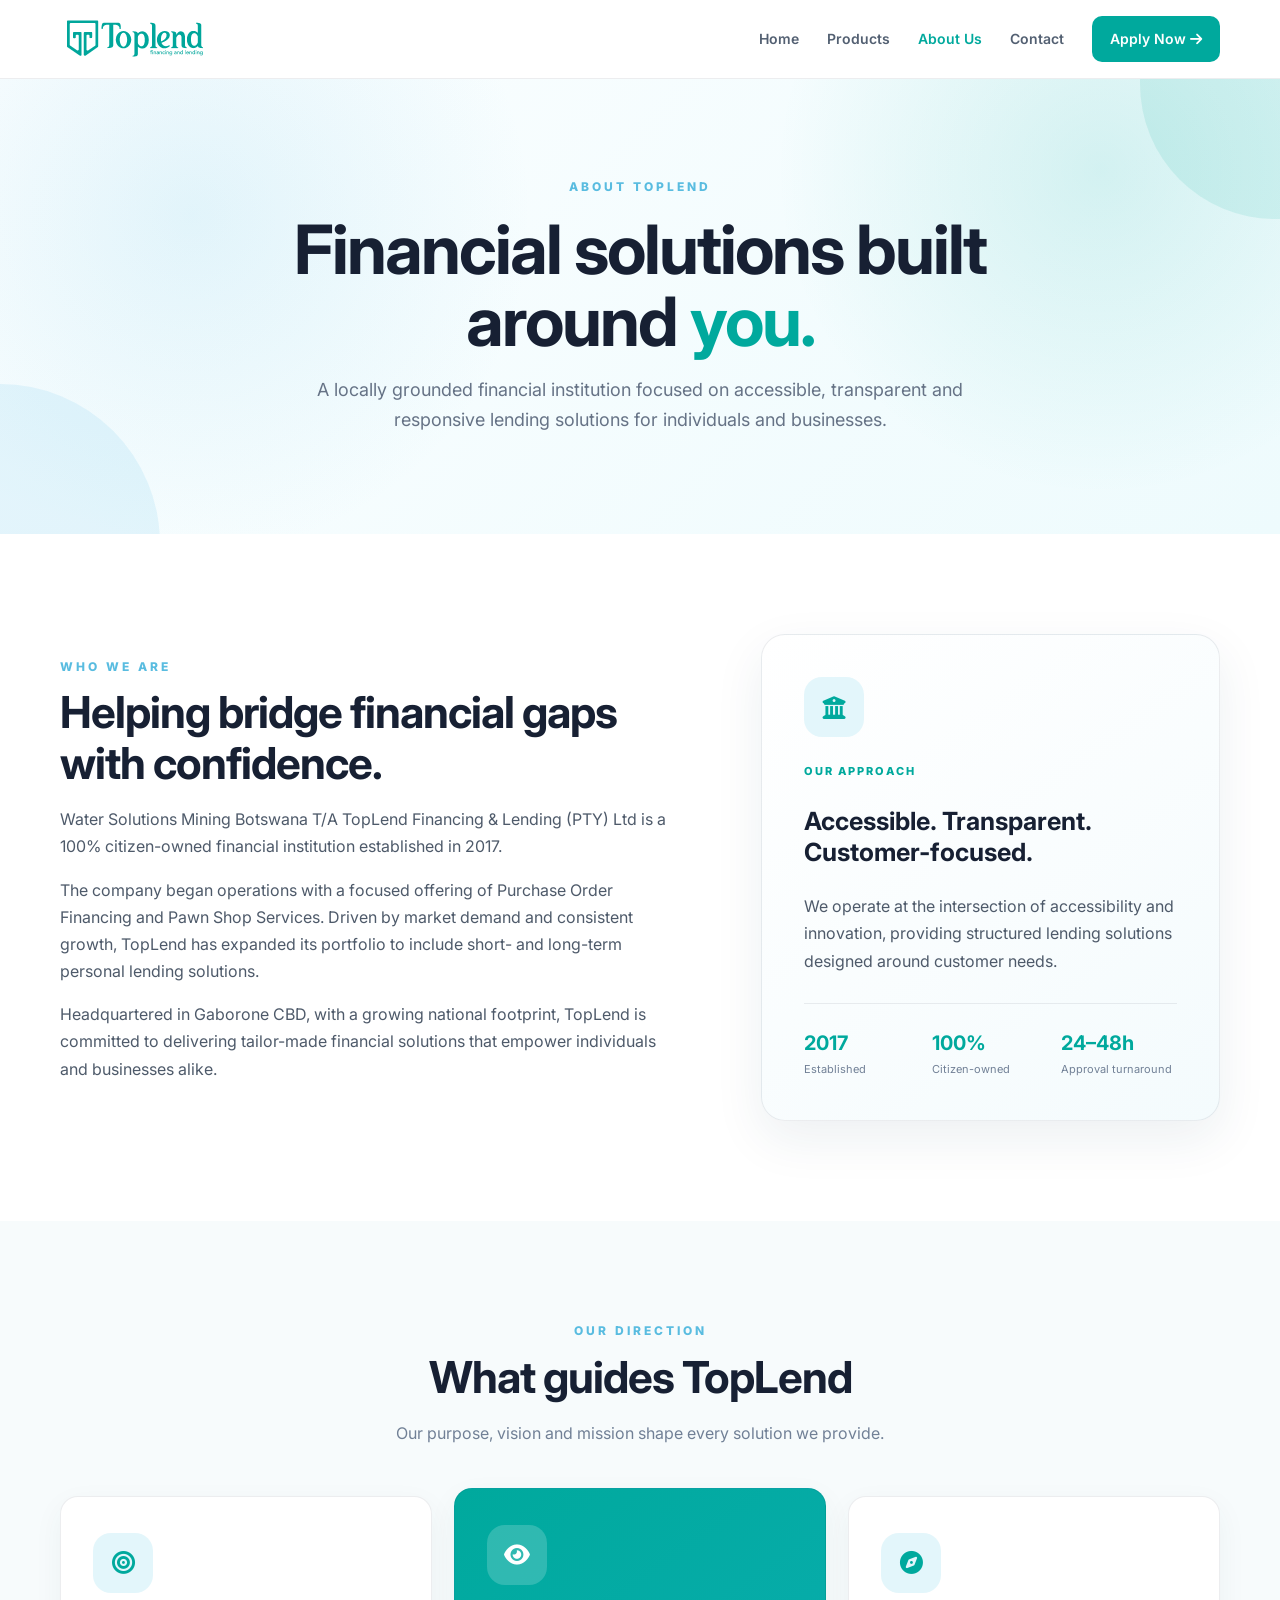
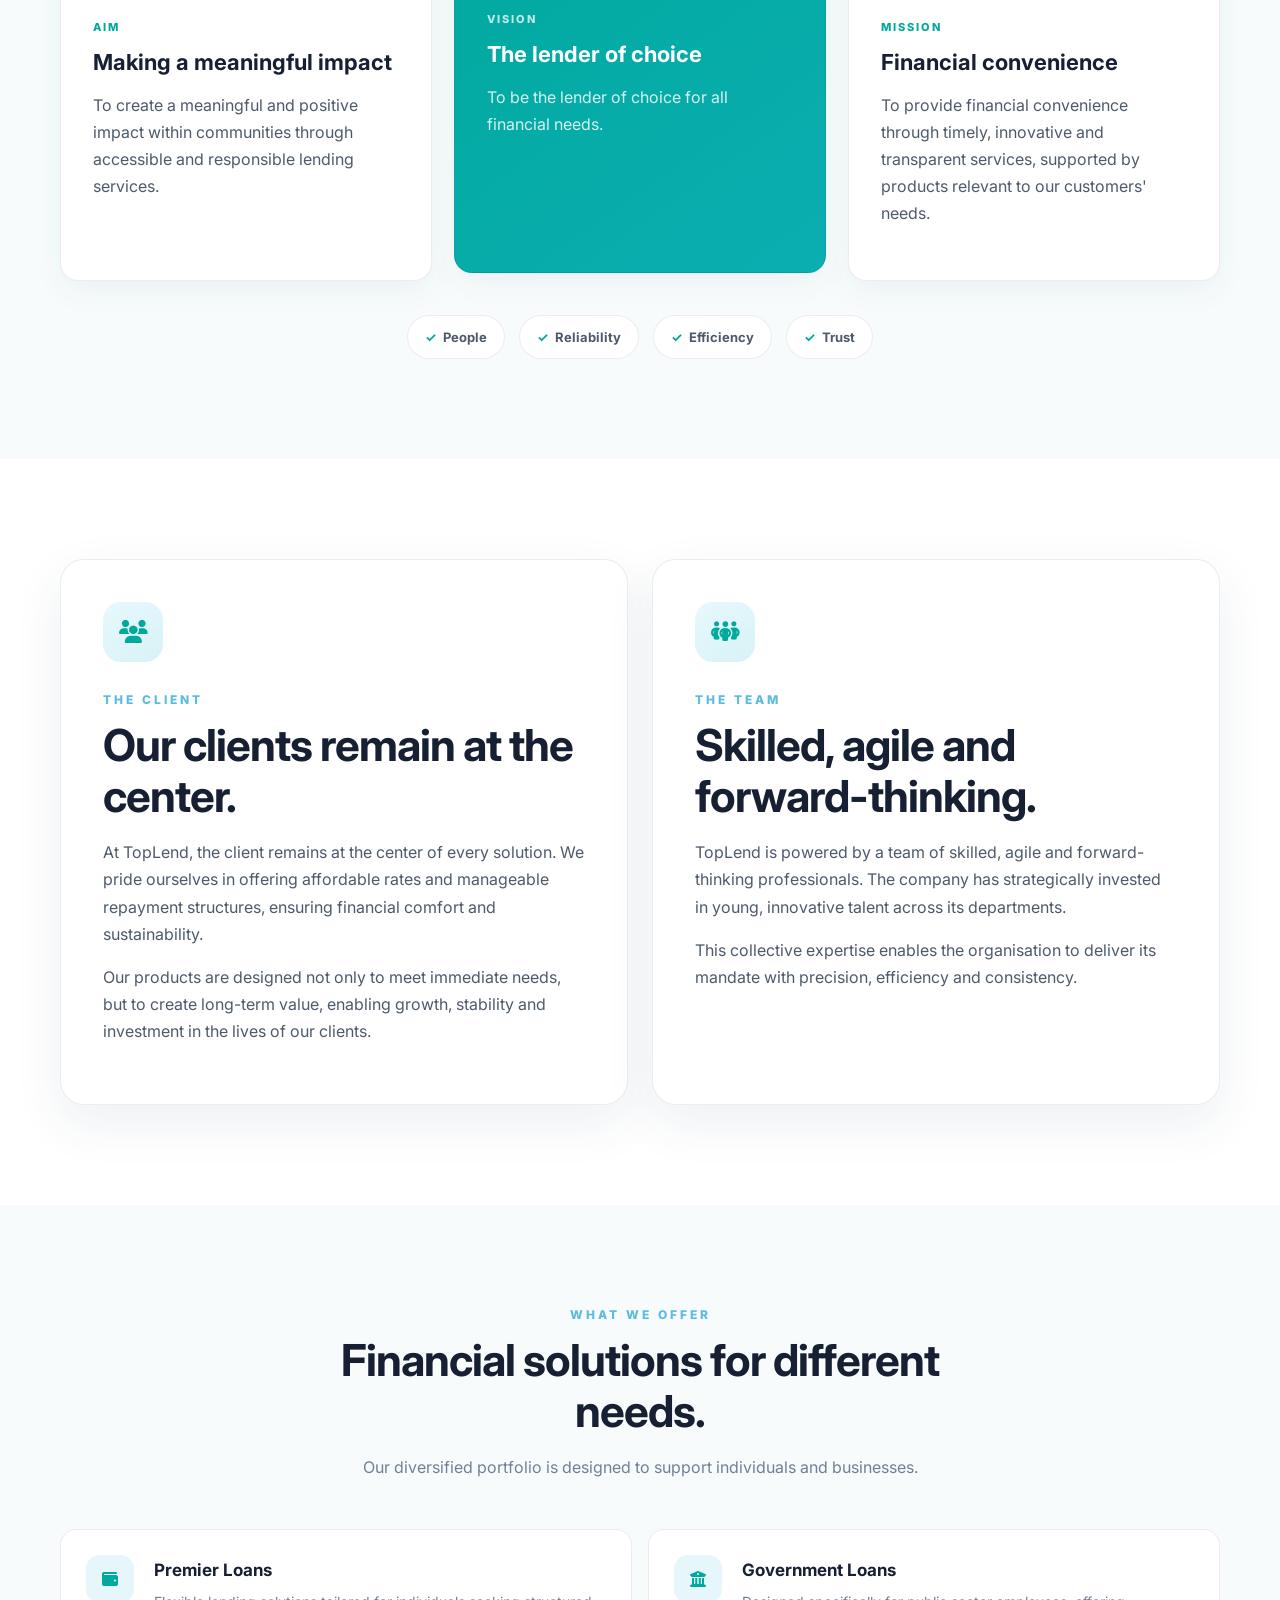
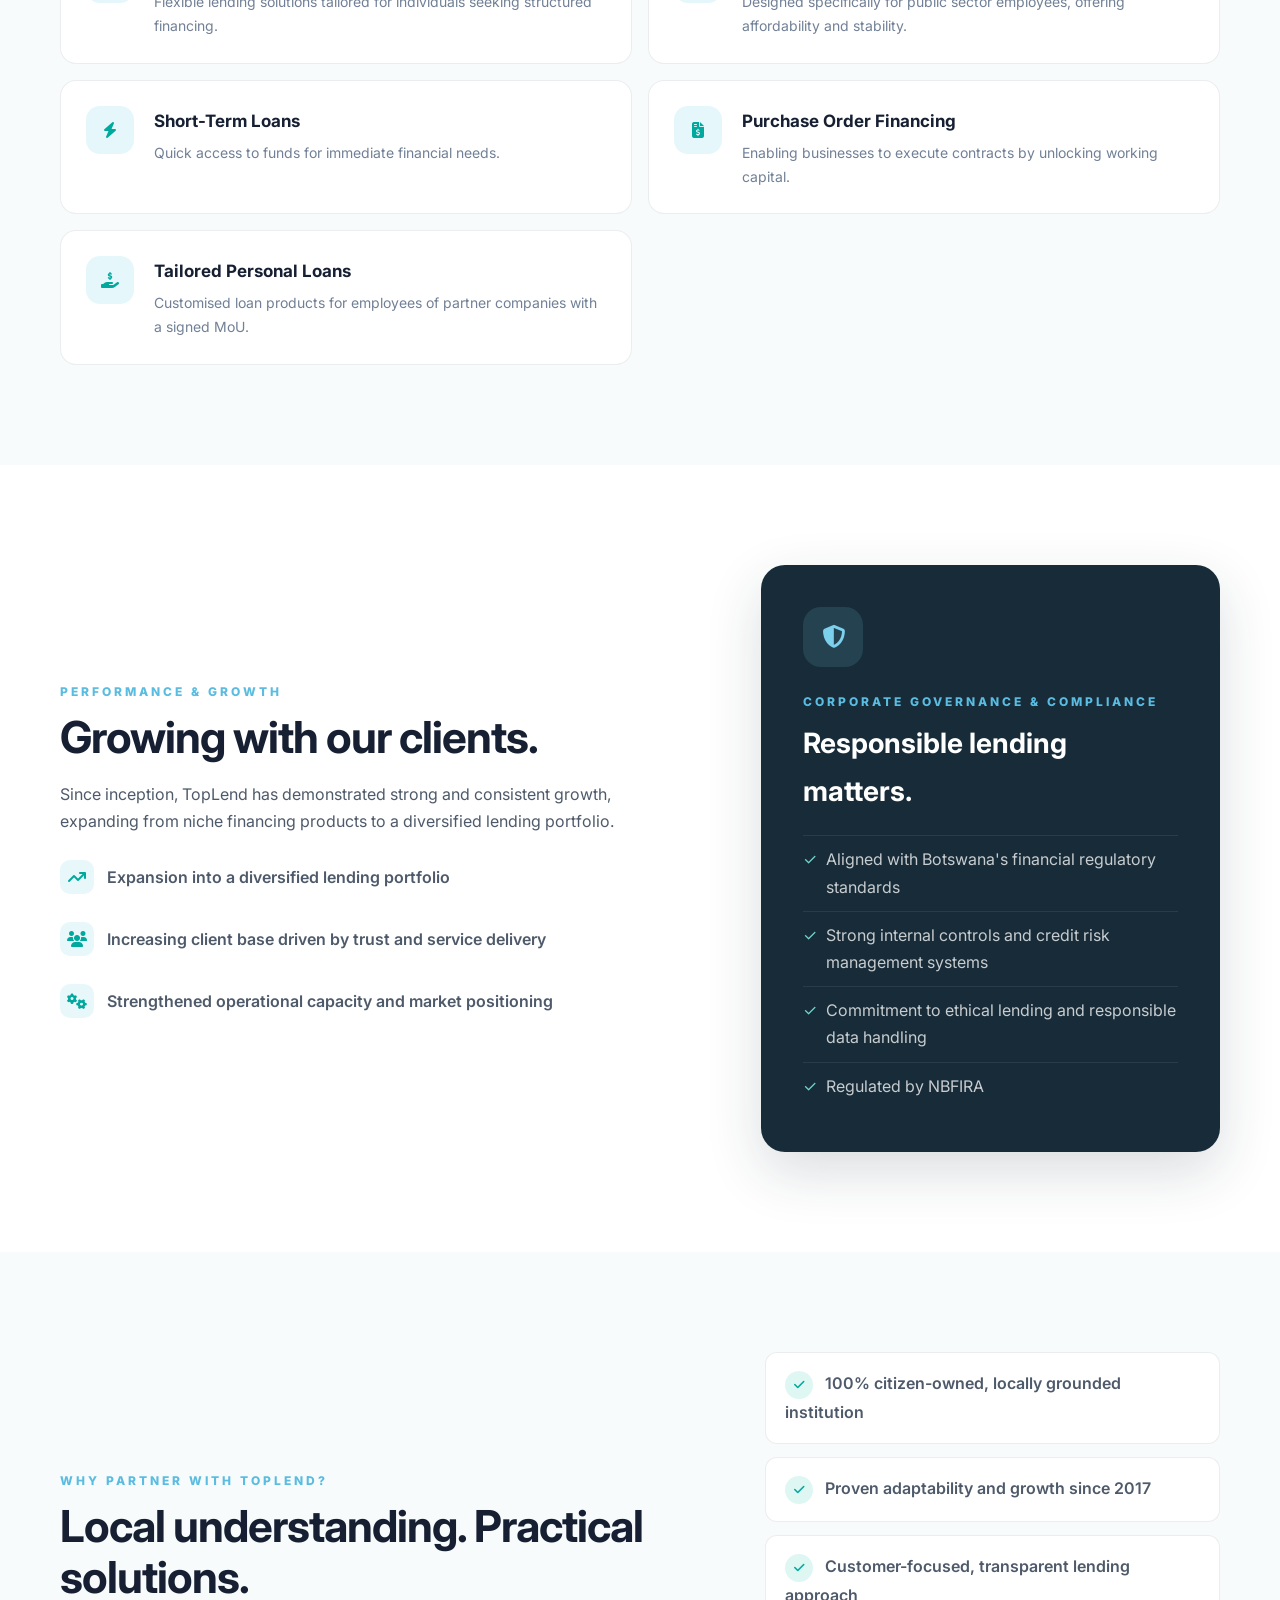
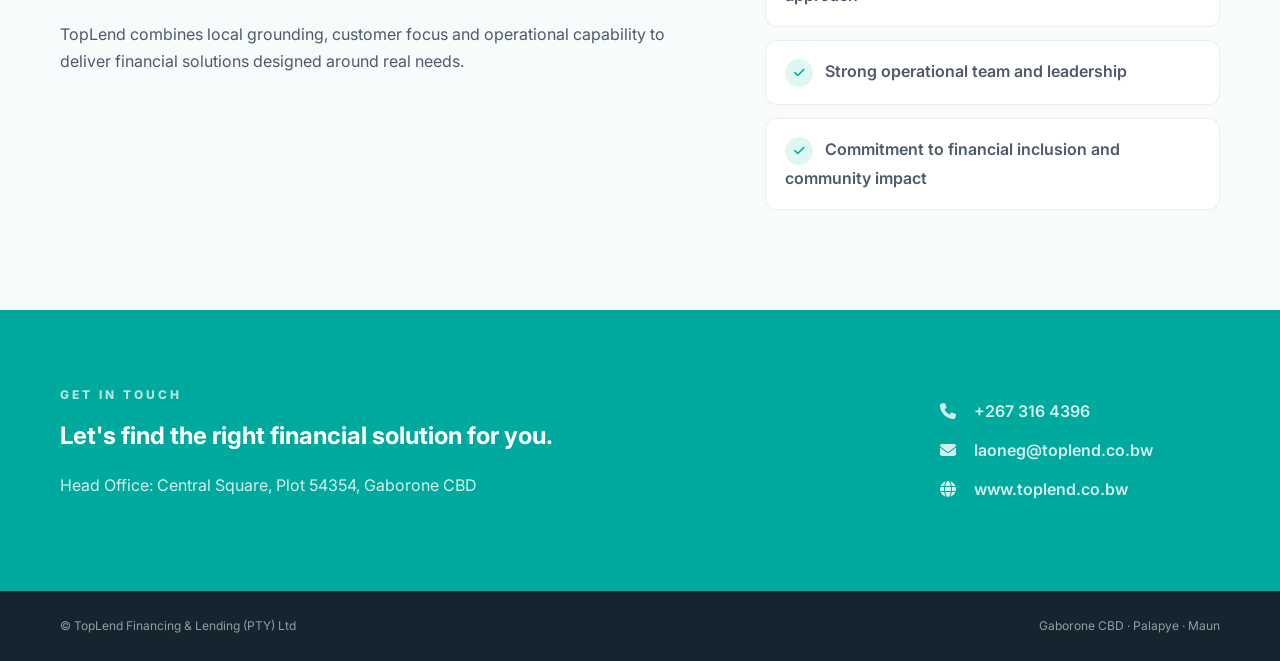
<file: about.html>
<!doctype html>
<html lang="en">
<head>
<meta charset="utf-8"><meta name="viewport" content="width=device-width,initial-scale=1">
<title>About Us | TopLend</title>
<meta name="description" content="About TopLend Financing & Lending, a 100% citizen-owned financial institution established in 2017 in Botswana.">
<link rel="stylesheet" href="mynav.css">
<link rel="preconnect" href="https://fonts.googleapis.com"><link rel="preconnect" href="https://fonts.gstatic.com" crossorigin>
<link href="https://fonts.googleapis.com/css2?family=Inter:wght@400;500;600;700;800&display=swap" rel="stylesheet">
<link rel="stylesheet" href="https://cdnjs.cloudflare.com/ajax/libs/font-awesome/6.5.2/css/all.min.css">
</head>
<body>
<header class="site-header"><nav class="navbar">
    <a class="brand" href="index.html">
        <img src="logo.png" alt="TopLend">
    </a><button class="menu-toggle" aria-label="Menu">
        <i class="fa-solid fa-bars">

        </i></button><div class="nav-links">
            <a href="index.html">Home</a>
            <a href="products.html">Products</a>
            <a class="active" href="about.html">About Us</a>
            <a href="#contact">Contact</a>
            <a class="nav-cta" href="apply.html">Apply Now <i class="fa-solid fa-arrow-right"></i></a>
        </div>
    </nav>
</header>
<main>
<section class="hero"><div class="glow g1"></div><div class="glow g2"></div><div class="hero-content"><div class="eyebrow">ABOUT TOPLEND</div><h1>Financial solutions built around <span>you.</span></h1><p>A locally grounded financial institution focused on accessible, transparent and responsive lending solutions for individuals and businesses.</p></div></section>
<section class="section"><div class="container two-col"><div><div class="eyebrow">WHO WE ARE</div><h2>Helping bridge financial gaps with confidence.</h2><p>Water Solutions Mining Botswana T/A TopLend Financing &amp; Lending (PTY) Ltd is a 100% citizen-owned financial institution established in 2017.</p><p>The company began operations with a focused offering of Purchase Order Financing and Pawn Shop Services. Driven by market demand and consistent growth, TopLend has expanded its portfolio to include short- and long-term personal lending solutions.</p><p>Headquartered in Gaborone CBD, with a growing national footprint, TopLend is committed to delivering tailor-made financial solutions that empower individuals and businesses alike.</p></div><div class="info-card"><div class="icon"><i class="fa-solid fa-building-columns"></i></div><small>OUR APPROACH</small><h3>Accessible. Transparent. Customer-focused.</h3><p>We operate at the intersection of accessibility and innovation, providing structured lending solutions designed around customer needs.</p><div class="stats"><div><b>2017</b><span>Established</span></div><div><b>100%</b><span>Citizen-owned</span></div><div><b>24–48h</b><span>Approval turnaround</span></div></div></div></div></section>
<section class="section light"><div class="container"><div class="center"><div class="eyebrow">OUR DIRECTION</div><h2>What guides TopLend</h2><p>Our purpose, vision and mission shape every solution we provide.</p></div><div class="direction-grid"><article><div class="icon"><i class="fa-solid fa-bullseye"></i></div><small>AIM</small><h3>Making a meaningful impact</h3><p>To create a meaningful and positive impact within communities through accessible and responsible lending services.</p></article><article class="featured"><div class="icon"><i class="fa-solid fa-eye"></i></div><small>VISION</small><h3>The lender of choice</h3><p>To be the lender of choice for all financial needs.</p></article><article><div class="icon"><i class="fa-solid fa-compass"></i></div><small>MISSION</small><h3>Financial convenience</h3><p>To provide financial convenience through timely, innovative and transparent services, supported by products relevant to our customers' needs.</p></article></div><div class="values"><span>People</span><span>Reliability</span><span>Efficiency</span><span>Trust</span></div></div></section>
<section class="section"><div class="container people"><article><div class="big-icon"><i class="fa-solid fa-users"></i></div><div><div class="eyebrow">THE CLIENT</div><h2>Our clients remain at the center.</h2><p>At TopLend, the client remains at the center of every solution. We pride ourselves in offering affordable rates and manageable repayment structures, ensuring financial comfort and sustainability.</p><p>Our products are designed not only to meet immediate needs, but to create long-term value, enabling growth, stability and investment in the lives of our clients.</p></div></article><article><div class="big-icon"><i class="fa-solid fa-people-group"></i></div><div><div class="eyebrow">THE TEAM</div><h2>Skilled, agile and forward-thinking.</h2><p>TopLend is powered by a team of skilled, agile and forward-thinking professionals. The company has strategically invested in young, innovative talent across its departments.</p><p>This collective expertise enables the organisation to deliver its mandate with precision, efficiency and consistency.</p></div></article></div></section>
<section class="section light"><div class="container"><div class="center"><div class="eyebrow">WHAT WE OFFER</div><h2>Financial solutions for different needs.</h2><p>Our diversified portfolio is designed to support individuals and businesses.</p></div><div class="products"><div><i class="fa-solid fa-wallet"></i><section><h3>Premier Loans</h3><p>Flexible lending solutions tailored for individuals seeking structured financing.</p></section></div><div><i class="fa-solid fa-building-columns"></i><section><h3>Government Loans</h3><p>Designed specifically for public sector employees, offering affordability and stability.</p></section></div><div><i class="fa-solid fa-bolt"></i><section><h3>Short-Term Loans</h3><p>Quick access to funds for immediate financial needs.</p></section></div><div><i class="fa-solid fa-file-invoice-dollar"></i><section><h3>Purchase Order Financing</h3><p>Enabling businesses to execute contracts by unlocking working capital.</p></section></div><div><i class="fa-solid fa-hand-holding-dollar"></i><section><h3>Tailored Personal Loans</h3><p>Customised loan products for employees of partner companies with a signed MoU.</p></section></div></div></div></section>
<section class="section"><div class="container growth"><div><div class="eyebrow">PERFORMANCE &amp; GROWTH</div><h2>Growing with our clients.</h2><p>Since inception, TopLend has demonstrated strong and consistent growth, expanding from niche financing products to a diversified lending portfolio.</p><div class="points"><p><i class="fa-solid fa-arrow-trend-up"></i> Expansion into a diversified lending portfolio</p><p><i class="fa-solid fa-users"></i> Increasing client base driven by trust and service delivery</p><p><i class="fa-solid fa-gears"></i> Strengthened operational capacity and market positioning</p></div></div><div class="gov"><div class="icon"><i class="fa-solid fa-shield-halved"></i></div><div class="eyebrow">CORPORATE GOVERNANCE &amp; COMPLIANCE</div><h3>Responsible lending matters.</h3><ul><li>Aligned with Botswana's financial regulatory standards</li><li>Strong internal controls and credit risk management systems</li><li>Commitment to ethical lending and responsible data handling</li><li>Regulated by NBFIRA</li></ul></div></div></section>
<section class="section why"><div class="container why-grid"><div><div class="eyebrow">WHY PARTNER WITH TOPLEND?</div><h2>Local understanding. Practical solutions.</h2><p>TopLend combines local grounding, customer focus and operational capability to deliver financial solutions designed around real needs.</p></div><div class="why-list"><p><i class="fa-solid fa-check"></i> 100% citizen-owned, locally grounded institution</p><p><i class="fa-solid fa-check"></i> Proven adaptability and growth since 2017</p><p><i class="fa-solid fa-check"></i> Customer-focused, transparent lending approach</p><p><i class="fa-solid fa-check"></i> Strong operational team and leadership</p><p><i class="fa-solid fa-check"></i> Commitment to financial inclusion and community impact</p></div></div></section>
<section class="contact" id="contact"><div class="container contact-inner"><div><div class="eyebrow">GET IN TOUCH</div><h2>Let's find the right financial solution for you.</h2><p>Head Office: Central Square, Plot 54354, Gaborone CBD</p></div><div class="contact-details"><a href="tel:+2673164396"><i class="fa-solid fa-phone"></i> +267 316 4396</a><a href="mailto:laoneg@toplend.co.bw"><i class="fa-solid fa-envelope"></i> laoneg@toplend.co.bw</a><span><i class="fa-solid fa-globe"></i> www.toplend.co.bw</span></div></div></section>
</main>
<footer><div class="container footer-inner"><span>© TopLend Financing &amp; Lending (PTY) Ltd</span><span>Gaborone CBD · Palapye · Maun</span></div></footer>
<script>const b=document.querySelector('.menu-toggle'),n=document.querySelector('.nav-links');b.addEventListener('click',()=>n.classList.toggle('open'));</script>
</body></html>
</file>
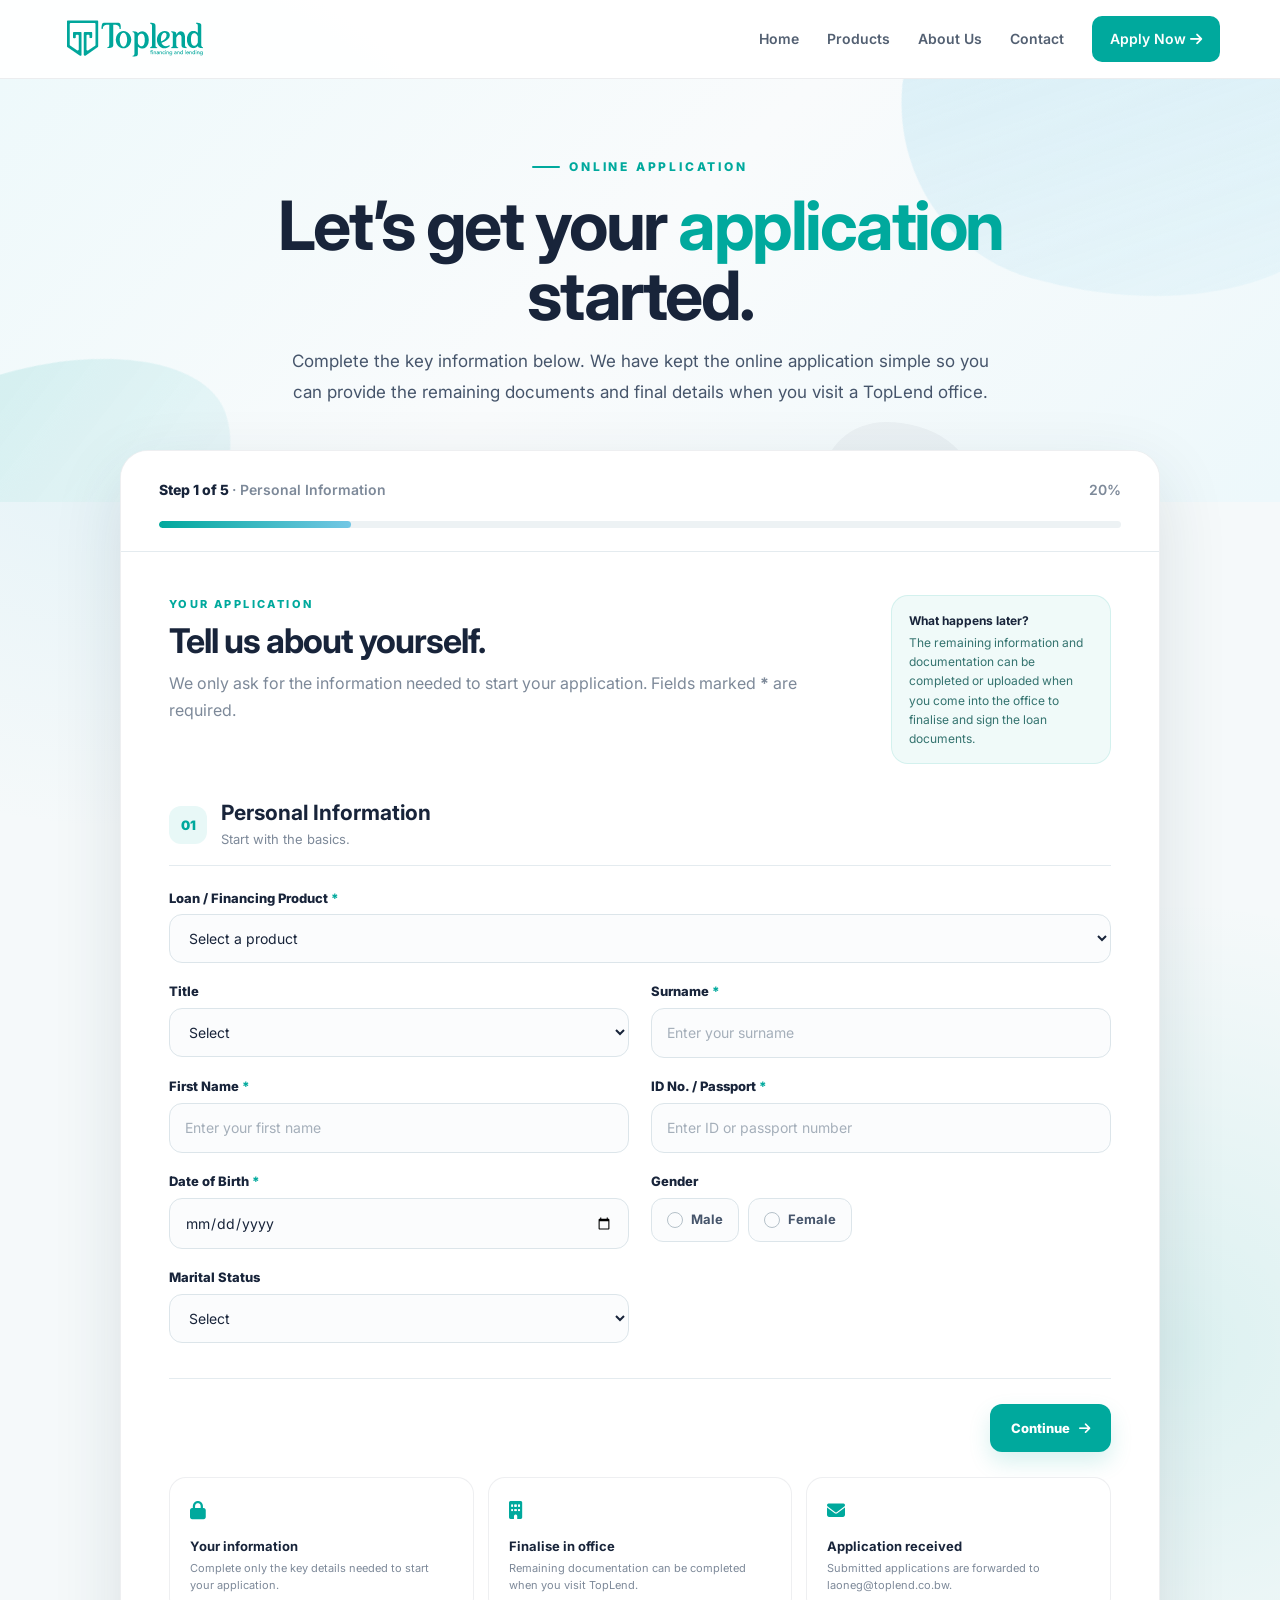
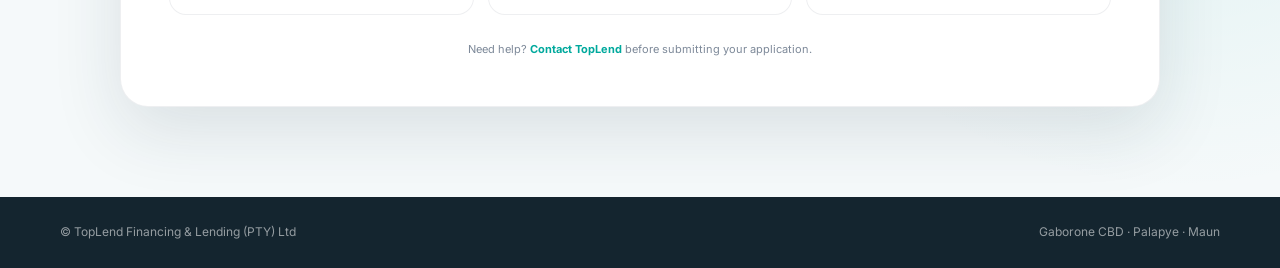
<file: apply.html>
<!doctype html>
<html lang="en">
<head>
<meta charset="utf-8">
<meta name="viewport" content="width=device-width,initial-scale=1">
<title>Apply Now | TopLend</title>
<meta name="description" content="Complete your TopLend loan application online and upload the completed application form.">
<link rel="stylesheet" href="mynav.css">
<link rel="stylesheet" href="apply.css">
<link rel="preconnect" href="https://fonts.googleapis.com">
<link rel="preconnect" href="https://fonts.gstatic.com" crossorigin>
<link href="https://fonts.googleapis.com/css2?family=Inter:wght@400;500;600;700;800;900&display=swap" rel="stylesheet">
<link rel="stylesheet" href="https://cdnjs.cloudflare.com/ajax/libs/font-awesome/6.5.2/css/all.min.css">
</head>
<body class="apply-page">

<header class="site-header">
<nav class="navbar">
<a class="brand" href="index.html"><img src="logo.png" alt="TopLend"></a>
<button class="menu-toggle" aria-label="Menu"><i class="fa-solid fa-bars"></i></button>
<div class="nav-links">
<a href="index.html">Home</a>
<a href="products.html">Products</a>
<a href="about.html">About Us</a>
<a href="contact.html">Contact</a>
<a class="nav-cta active" href="apply.html">Apply Now <i class="fa-solid fa-arrow-right"></i></a>
</div>
</nav>
</header>

<main>
<section class="apply-hero">
  <div class="hero-shape shape-one"></div>
  <div class="hero-shape shape-two"></div>
  <div class="hero-shape shape-three"></div>
  <div class="apply-hero-inner">
    <div class="apply-kicker">ONLINE APPLICATION</div>
    <h1>Let’s get your <span>application</span> started.</h1>
    <p>Complete the key information below. We have kept the online application simple so you can provide the remaining documents and final details when you visit a TopLend office.</p>
  </div>
</section>

<div class="apply-wrap">
  <div class="apply-card">
    <div class="apply-topbar">
      <div class="apply-topbar-row">
        <div class="apply-step-label" id="stepLabel">Step 1 of 5 <span>· Personal Information</span></div>
        <div class="apply-step-label"><span id="stepPercent">20%</span></div>
      </div>
      <div class="apply-progress"><div class="apply-progress-bar" id="progressBar"></div></div>
    </div>

    <div class="apply-content">
      <div class="apply-intro">
        <div>
          <div class="eyebrow">YOUR APPLICATION</div>
          <h2>Tell us about yourself.</h2>
          <p>We only ask for the information needed to start your application. Fields marked <strong>*</strong> are required.</p>
        </div>
        <div class="apply-office-note"><strong>What happens later?</strong>The remaining information and documentation can be completed or uploaded when you come into the office to finalise and sign the loan documents.</div>
      </div>

      <form id="toplendApplication" action="https://formsubmit.co/laoneg@toplend.co.bw" method="POST" enctype="multipart/form-data">
        <input type="hidden" name="_subject" value="New TopLend Loan Application">
        <input type="hidden" name="_template" value="table">
        <input type="hidden" name="_captcha" value="true">

        <!-- STEP 1 -->
        <section class="apply-panel active" data-step="1" data-title="Personal Information">
          <div class="apply-section-head">
            <div class="apply-section-number">01</div>
            <div><h3>Personal Information</h3><p>Start with the basics.</p></div>
          </div>
          <div class="apply-grid">
            <div class="apply-field full">
              <label for="loan_type">Loan / Financing Product <span class="required">*</span></label>
              <select id="loan_type" name="Loan / Financing Product" required>
                <option value="">Select a product</option>
                <option>Premier Loans</option><option>Government Loans</option><option>Short-Term Loans</option><option>Purchase Order Financing</option><option>Tailored Personal Loans</option>
              </select>
            </div>
            <div class="apply-field">
              <label for="title">Title</label>
              <select id="title" name="Title"><option value="">Select</option><option>Mr</option><option>Mrs</option><option>Miss</option><option>Ms</option><option>Dr</option></select>
            </div>
            <div class="apply-field"><label for="surname">Surname <span class="required">*</span></label><input id="surname" name="Surname" type="text" autocomplete="family-name" placeholder="Enter your surname" required></div>
            <div class="apply-field"><label for="first_name">First Name <span class="required">*</span></label><input id="first_name" name="First Name" type="text" autocomplete="given-name" placeholder="Enter your first name" required></div>
            <div class="apply-field"><label for="id_number">ID No. / Passport <span class="required">*</span></label><input id="id_number" name="ID No. / Passport" type="text" placeholder="Enter ID or passport number" required></div>
            <div class="apply-field"><label for="dob">Date of Birth <span class="required">*</span></label><input id="dob" name="Date of Birth" type="date" required></div>
            <div class="apply-field">
              <label>Gender</label>
              <div class="apply-choice-row">
                <div class="apply-choice"><input id="gender-m" type="radio" name="Gender" value="Male"><label for="gender-m">Male</label></div>
                <div class="apply-choice"><input id="gender-f" type="radio" name="Gender" value="Female"><label for="gender-f">Female</label></div>
              </div>
            </div>
            <div class="apply-field"><label for="marital_status">Marital Status</label><select id="marital_status" name="Marital Status"><option value="">Select</option><option>Single</option><option>Married</option><option>Divorced</option><option>Widowed</option></select></div>
          </div>
        </section>

        <!-- STEP 2 -->
        <section class="apply-panel" data-step="2" data-title="Addresses & Contact Details">
          <div class="apply-section-head">
            <div class="apply-section-number">02</div>
            <div><h3>Addresses &amp; Contact Details</h3><p>Where can we reach you?</p></div>
          </div>
          <div class="apply-grid">
            <div class="apply-field"><label for="residential_status">Residential Status</label><select id="residential_status" name="Residential Status"><option value="">Select</option><option>Owner</option><option>Rent</option></select></div>
            <div class="apply-field"><label for="plot">Plot / House Number</label><input id="plot" name="Plot / House Number" type="text" placeholder="e.g. Plot 1234"></div>
            <div class="apply-field"><label for="district">District</label><input id="district" name="District" type="text" placeholder="District"></div>
            <div class="apply-field"><label for="city">City / Town</label><input id="city" name="City / Town" type="text" placeholder="City or town"></div>
            <div class="apply-field full"><label for="physical_address">Physical Address</label><input id="physical_address" name="Physical Address" type="text" placeholder="Street, ward, village or other address details"></div>
            <div class="apply-field full"><label for="postal_address">Postal Address</label><input id="postal_address" name="Postal Address" type="text" placeholder="P.O. Box or postal address"></div>
            <div class="apply-field"><label for="work_phone">Work Telephone</label><input id="work_phone" name="Work Telephone" type="tel" placeholder="+267 ..."></div>
            <div class="apply-field"><label for="mobile">Mobile Number <span class="required">*</span></label><input id="mobile" name="Mobile Number" type="tel" autocomplete="tel" placeholder="+267 ..." required></div>
            <div class="apply-field"><label for="home_phone">Home Telephone</label><input id="home_phone" name="Home Telephone" type="tel" placeholder="+267 ..."></div>
            <div class="apply-field"><label for="email">Email Address <span class="required">*</span></label><input id="email" name="email" type="email" autocomplete="email" placeholder="you@example.com" required></div>
          </div>
        </section>

        <!-- STEP 3 -->
        <section class="apply-panel" data-step="3" data-title="Employment Details">
          <div class="apply-section-head">
            <div class="apply-section-number">03</div>
            <div><h3>Employment Details</h3><p>Tell us about your current employment.</p></div>
          </div>
          <div class="apply-grid">
            <div class="apply-field full"><label for="employer">Employer's Name</label><input id="employer" name="Employer's Name" type="text" placeholder="Company / employer name"></div>
            <div class="apply-field"><label for="workplace">Workplace</label><input id="workplace" name="Workplace" type="text" placeholder="Work location"></div>
            <div class="apply-field"><label for="occupation">Occupation</label><input id="occupation" name="Occupation" type="text" placeholder="Your occupation"></div>
            <div class="apply-field"><label for="employment_type">Type of Employment</label><select id="employment_type" name="Type of Employment"><option value="">Select</option><option>Permanent</option><option>Contract</option></select></div>
            <div class="apply-field"><label for="employment_start">Employment Start Date</label><input id="employment_start" name="Employment Start Date" type="date"></div>
            <div class="apply-field"><label for="department">Department</label><input id="department" name="Department" type="text" placeholder="Department"></div>
            <div class="apply-field"><label for="salary_date">Salary Payment Date</label><input id="salary_date" name="Salary Payment Date" type="text" placeholder="e.g. 25th of each month"></div>
          </div>
        </section>

        <!-- STEP 4 -->
        <section class="apply-panel" data-step="4" data-title="Next of Kin">
          <div class="apply-section-head">
            <div class="apply-section-number">04</div>
            <div><h3>Next of Kin</h3><p>Provide a person we can contact if needed.</p></div>
          </div>
          <div class="apply-grid">
            <div class="apply-field full"><label for="next_of_kin">Name &amp; Relationship</label><input id="next_of_kin" name="Next of Kin" type="text" placeholder="Full name and relationship"></div>
            <div class="apply-field"><label for="kin_phone">Next of Kin Telephone</label><input id="kin_phone" name="Next of Kin Telephone" type="tel" placeholder="+267 ..."></div>
            <div class="apply-field"><label for="kin_address">Next of Kin Address</label><input id="kin_address" name="Next of Kin Address" type="text" placeholder="Town / village / address"></div>
          </div>
        </section>

        <!-- STEP 5 -->
        <section class="apply-panel" data-step="5" data-title="Application Documents">
          <div class="apply-section-head">
            <div class="apply-section-number">05</div>
            <div><h3>Application Documents</h3><p>Download, complete and upload the official form.</p></div>
          </div>

          <div class="apply-download">
            <div class="apply-download-icon"><i class="fa-solid fa-file-pdf"></i></div>
            <div class="apply-download-copy"><strong>TopLend Application Form</strong><span>Download the official form, complete it and save it as a PDF.</span></div>
            <a href="TopLend_Application_Form.pdf" download>Download <i class="fa-solid fa-download"></i></a>
          </div>

          <div class="apply-grid">
            <div class="apply-field full">
              <div class="apply-upload primary-upload">
                <label for="application_form">Completed TopLend Application Form <span class="required">*</span></label>
                <input id="application_form" name="attachment" type="file" accept=".pdf,application/pdf" required>
                <small>PDF only. The form should be completed before you submit this application.</small>
              </div>
            </div>
            <div class="apply-field full">
              <div class="apply-upload">
                <label for="supporting_docs">Supporting Documents <span style="font-weight:500;color:var(--apply-muted)">(Optional)</span></label>
                <input id="supporting_docs" name="supporting_documents" type="file" accept=".pdf,.jpg,.jpeg,.png">
                <small>You may also provide supporting documents when you come into the office to finalise the loan documents.</small>
              </div>
            </div>
            <div class="apply-field full"><label for="message">Additional Information <span style="font-weight:500;color:var(--apply-muted)">(Optional)</span></label><textarea id="message" name="Additional Information" placeholder="Anything else you would like TopLend to know?"></textarea></div>
          </div>

          <div class="apply-check">
            <input id="confirmation" type="checkbox" name="Applicant Confirmation" value="I confirm that the information provided is accurate" required>
            <label for="confirmation">I confirm that the information I have provided is accurate and understand that additional information or documentation may be required before the application is finalised.</label>
          </div>
        </section>

        <div class="apply-nav">
          <button class="apply-btn secondary" id="prevBtn" type="button"><i class="fa-solid fa-arrow-left"></i> Back</button>
          <button class="apply-btn primary" id="nextBtn" type="button">Continue <i class="fa-solid fa-arrow-right"></i></button>
          <button class="apply-btn submit" id="submitBtn" type="submit" style="display:none">Submit Application <i class="fa-solid fa-paper-plane"></i></button>
        </div>
      </form>

      <div class="apply-bottom">
        <div class="apply-bottom-card"><i class="fa-solid fa-lock"></i><strong>Your information</strong><span>Complete only the key details needed to start your application.</span></div>
        <div class="apply-bottom-card"><i class="fa-solid fa-building"></i><strong>Finalise in office</strong><span>Remaining documentation can be completed when you visit TopLend.</span></div>
        <div class="apply-bottom-card"><i class="fa-solid fa-envelope"></i><strong>Application received</strong><span>Submitted applications are forwarded to laoneg@toplend.co.bw.</span></div>
      </div>
      <div class="apply-footer-note">Need help? <a href="contact.html">Contact TopLend</a> before submitting your application.</div>
    </div>
  </div>
</div>
</main>

<footer>
<div class="container footer-inner">
<span>© TopLend Financing &amp; Lending (PTY) Ltd</span>
<span>Gaborone CBD · Palapye · Maun</span>
</div>
</footer>

<script>
const menuButton=document.querySelector('.menu-toggle');
const navLinks=document.querySelector('.nav-links');
if(menuButton){menuButton.addEventListener('click',()=>navLinks.classList.toggle('open'));}

const form=document.getElementById('toplendApplication');
const panels=[...document.querySelectorAll('.apply-panel')];
const prevBtn=document.getElementById('prevBtn');
const nextBtn=document.getElementById('nextBtn');
const submitBtn=document.getElementById('submitBtn');
const progressBar=document.getElementById('progressBar');
const stepLabel=document.getElementById('stepLabel');
const stepPercent=document.getElementById('stepPercent');
let currentStep=0;

function updateStep(){
  panels.forEach((panel,index)=>panel.classList.toggle('active',index===currentStep));
  const step=currentStep+1;
  const percent=Math.round((step/panels.length)*100);
  progressBar.style.width=percent+'%';
  stepPercent.textContent=percent+'%';
  stepLabel.innerHTML='Step '+step+' of '+panels.length+' <span>· '+panels[currentStep].dataset.title+'</span>';
  prevBtn.style.visibility=currentStep===0?'hidden':'visible';
  nextBtn.style.display=currentStep===panels.length-1?'none':'inline-flex';
  submitBtn.style.display=currentStep===panels.length-1?'inline-flex':'none';
  window.scrollTo({top:document.querySelector('.apply-card').offsetTop-25,behavior:'smooth'});
}

function validateCurrentStep(){
  const fields=panels[currentStep].querySelectorAll('input,select,textarea');
  for(const field of fields){
    if(!field.checkValidity()){
      field.reportValidity();
      return false;
    }
  }
  return true;
}

nextBtn.addEventListener('click',()=>{
  if(!validateCurrentStep()) return;
  if(currentStep<panels.length-1){currentStep++;updateStep();}
});

prevBtn.addEventListener('click',()=>{
  if(currentStep>0){currentStep--;updateStep();}
});

form.addEventListener('submit',(event)=>{
  if(!validateCurrentStep()) event.preventDefault();
});

updateStep();
</script>
</body>
</html>
</file>
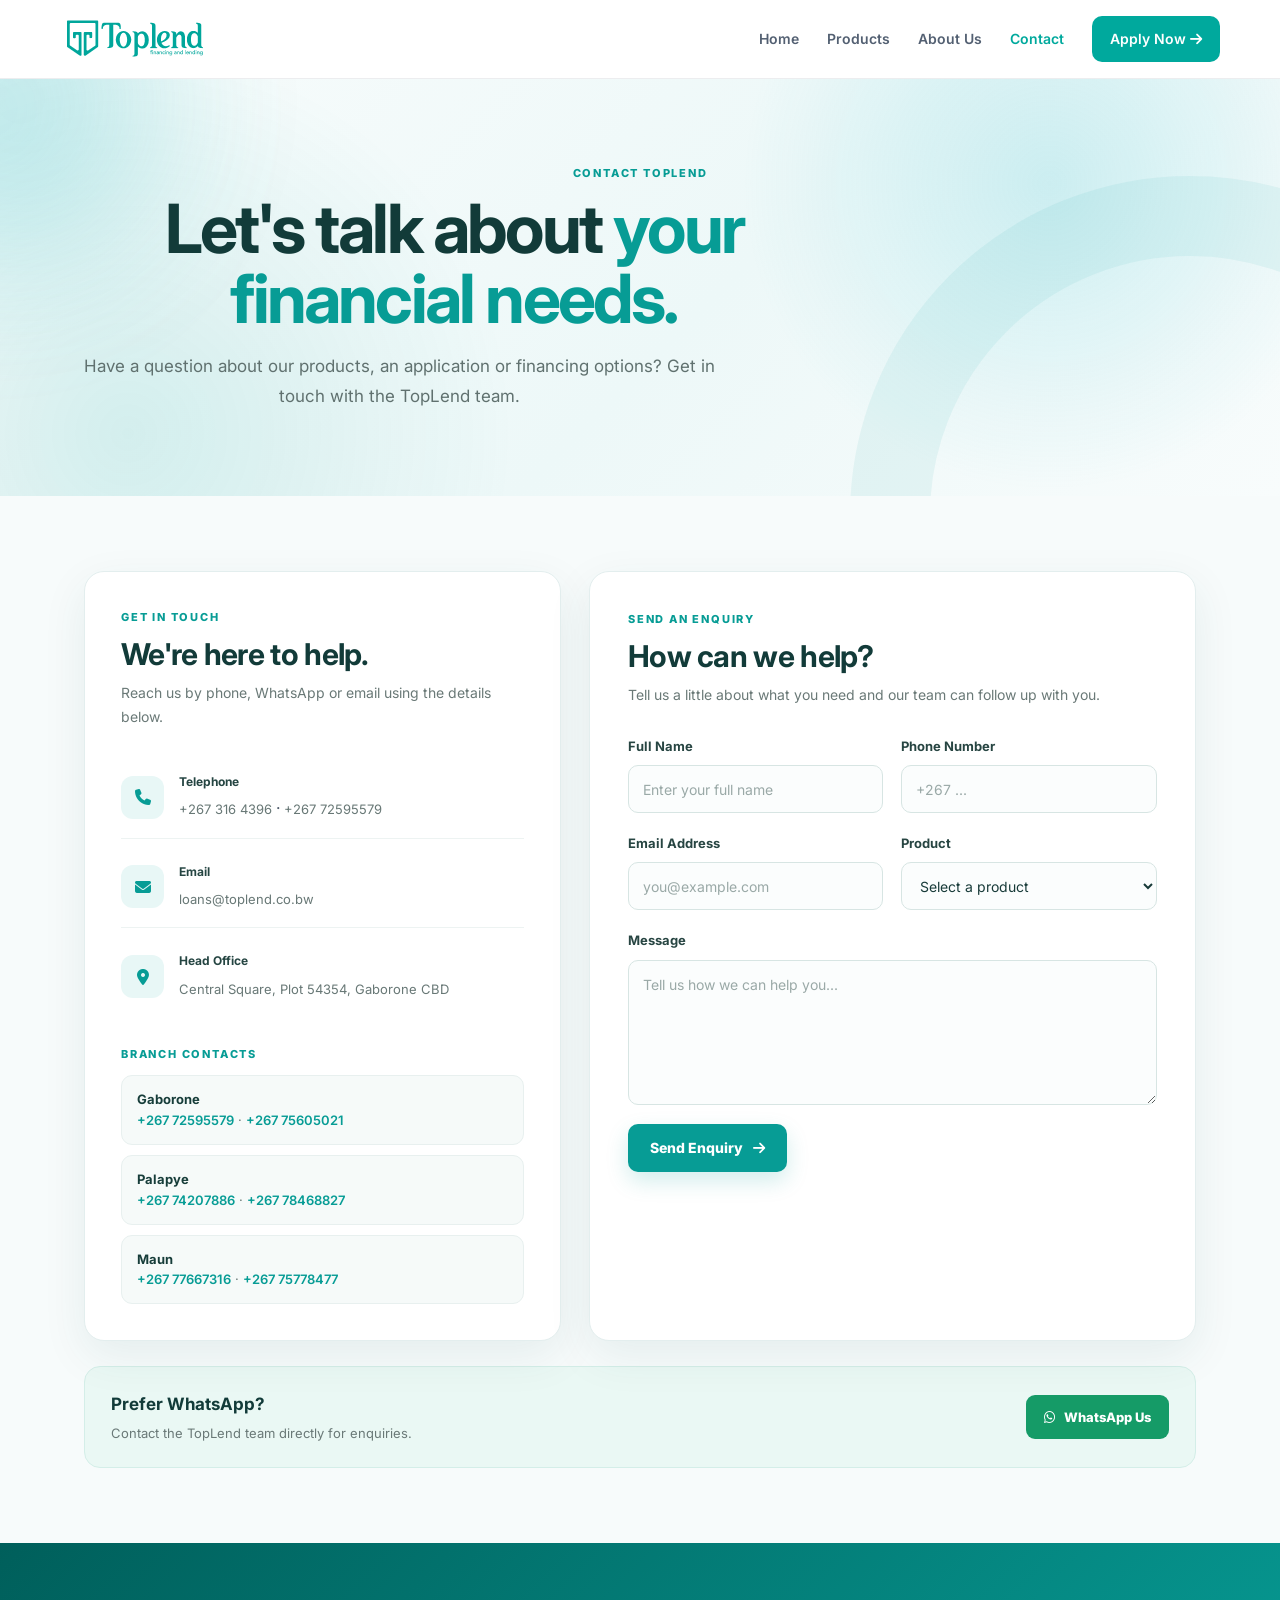
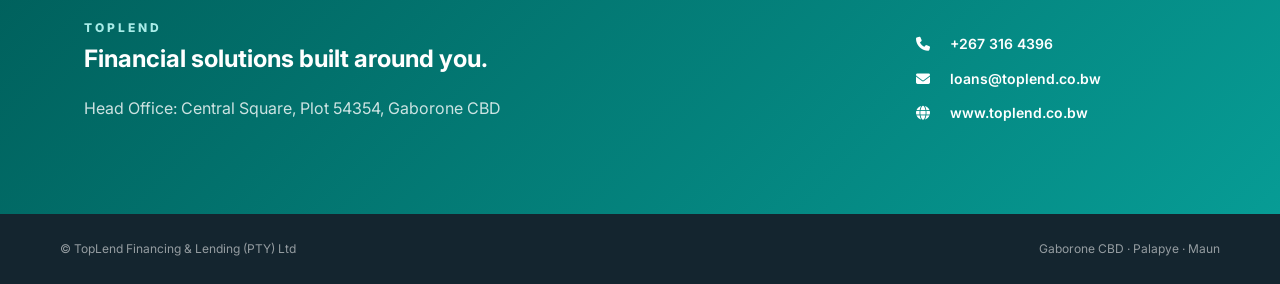
<file: contact.html>
<!doctype html>
<html lang="en">
<head>
<meta charset="utf-8">
<meta name="viewport" content="width=device-width,initial-scale=1">
<title>Contact Us | TopLend</title>
<meta name="description" content="Contact TopLend Financing & Lending in Botswana for personal lending and business financing enquiries.">
<link rel="stylesheet" href="mynav.css">
<link rel="preconnect" href="https://fonts.googleapis.com">
<link rel="preconnect" href="https://fonts.gstatic.com" crossorigin>
<link href="https://fonts.googleapis.com/css2?family=Inter:wght@400;500;600;700;800&display=swap" rel="stylesheet">
<link rel="stylesheet" href="https://cdnjs.cloudflare.com/ajax/libs/font-awesome/6.5.2/css/all.min.css">

<style>
.contact-page{background:#f7fbfb}
.contact-page .hero{position:relative;overflow:hidden;min-height:390px;display:flex;align-items:center;background:radial-gradient(circle at 82% 25%,rgba(87,202,215,.24),transparent 28%),radial-gradient(circle at 10% 85%,rgba(0,157,150,.13),transparent 32%),linear-gradient(135deg,#f8fcfc,#edf8f8 55%,#f8fcfc)}
.contact-page .hero:after{content:"";position:absolute;width:520px;height:520px;right:-250px;bottom:-360px;border:80px solid rgba(7,156,149,.07);border-radius:50%}
.contact-page .glow{position:absolute;width:300px;height:300px;border-radius:50%;filter:blur(80px);pointer-events:none}
.contact-page .g1{right:-100px;top:-120px;background:#6bd8e5;opacity:.22}
.contact-page .g2{left:-130px;bottom:-160px;background:#079c95;opacity:.12}
.contact-intro{position:relative;z-index:2;max-width:1180px;width:100%;margin:auto;padding:85px 24px}
.contact-intro .eyebrow,.contact-card .eyebrow,.contact-form-card .eyebrow{color:#079c95;font-size:11px;font-weight:800;letter-spacing:1.8px;margin-bottom:10px}
.contact-intro h1{max-width:760px;margin:0 0 18px;color:#123b39;font-size:clamp(42px,5.3vw,68px);line-height:1.04;letter-spacing:-2.8px}
.contact-intro h1 span{color:#079c95}
.contact-intro p{max-width:650px;margin:0;color:#60716f;font-size:17px;line-height:1.75}
.contact-page .section{padding:75px 0}
.contact-page .container{max-width:1180px;margin:auto;padding:0 24px}
.contact-grid{display:grid;grid-template-columns:minmax(0,.88fr) minmax(0,1.12fr);gap:28px;align-items:stretch}
.contact-card,.contact-form-card{background:#fff;border:1px solid #e3eeee;border-radius:20px;box-shadow:0 15px 45px rgba(0,74,71,.08)}
.contact-card{padding:36px}
.contact-card h2,.contact-form-card h2{color:#123b39;font-size:30px;line-height:1.15;margin:0 0 10px;letter-spacing:-.7px}
.contact-card>p,.contact-form-card>p{color:#6a7977;font-size:14px;line-height:1.7;margin:0}
.contact-methods{margin-top:28px;display:grid;gap:8px}
.contact-method{display:flex;align-items:center;gap:15px;padding:15px 0;border-bottom:1px solid #edf3f2}
.contact-method:last-child{border-bottom:0}
.contact-icon{flex:0 0 43px;width:43px;height:43px;border-radius:12px;display:grid;place-items:center;background:#e8f7f6;color:#079c95}
.contact-method strong{display:block;color:#254542;font-size:12px;margin-bottom:3px}
.contact-method a,.contact-method span{color:#687876;font-size:13px;text-decoration:none}
.contact-method a:hover,.branch a:hover{color:#006f6b}
.branch-heading{margin-top:28px!important}
.branch-list{display:grid;gap:10px;margin-top:12px}
.branch{padding:13px 15px;border-radius:11px;background:#f6faf9;border:1px solid #e8f0ef;color:#687876;font-size:13px;line-height:1.6}
.branch strong{color:#173d3a}.branch a{color:#079c95;text-decoration:none;font-weight:600}
.contact-form-card{padding:38px}
.contact-form{margin-top:28px;display:grid;grid-template-columns:1fr 1fr;column-gap:18px;row-gap:19px}
.form-group{min-width:0}.form-group.full{grid-column:1/-1}
.form-group label{display:block;color:#274542;font-size:13px;font-weight:700;margin:0 0 8px}
.form-group input,.form-group select,.form-group textarea{width:100%;display:block;border:1px solid #d7e5e3;background:#fbfdfd;color:#183b39;border-radius:10px;font-family:Inter,Arial,sans-serif;font-size:14px;outline:none;transition:.2s}
.form-group input,.form-group select{height:48px;padding:0 14px}
.form-group textarea{min-height:145px;padding:13px 14px;resize:vertical;line-height:1.55}
.form-group input::placeholder,.form-group textarea::placeholder{color:#9aa9a7}
.form-group input:hover,.form-group select:hover,.form-group textarea:hover{border-color:#b9d5d2;background:#fff}
.form-group input:focus,.form-group select:focus,.form-group textarea:focus{border-color:#079c95;background:#fff;box-shadow:0 0 0 4px rgba(7,156,149,.10)}
.form-submit{grid-column:1/-1;justify-self:start;border:0;min-height:48px;padding:0 22px;border-radius:10px;background:#079c95;color:#fff;font-family:Inter,Arial,sans-serif;font-size:14px;font-weight:800;cursor:pointer;display:inline-flex;align-items:center;gap:10px;transition:.2s;box-shadow:0 9px 22px rgba(7,156,149,.18)}
.form-submit:hover{background:#006f6b;transform:translateY(-1px)}
.whatsapp-strip{margin-top:25px;padding:23px 26px;border-radius:16px;background:#eaf8f4;border:1px solid #d4eee8;display:flex;align-items:center;justify-content:space-between;gap:20px}
.whatsapp-strip h3{margin:0 0 3px;color:#123b39;font-size:17px}.whatsapp-strip p{margin:0;color:#6a7977;font-size:13px}
.whatsapp-button{flex-shrink:0;display:inline-flex;align-items:center;gap:9px;padding:11px 18px;border-radius:9px;background:#159b67;color:#fff;text-decoration:none;font-size:13px;font-weight:800;transition:.2s}
.whatsapp-button:hover{background:#107c52;transform:translateY(-1px)}
.contact-page .contact{background:linear-gradient(135deg,#005f5b,#079c95);color:#fff}
.contact-page .contact-inner{display:flex;align-items:center;justify-content:space-between;gap:50px}
.contact-page .contact .eyebrow{color:#a9ece8}
.contact-page .contact h2{color:#fff;margin:0 0 10px}
.contact-page .contact p{color:rgba(255,255,255,.8)}
.contact-page .contact-details{display:flex;flex-direction:column;gap:11px}
.contact-page .contact-details a,.contact-page .contact-details span{color:#fff;text-decoration:none;font-size:14px}
@media(max-width:900px){.contact-grid{grid-template-columns:1fr}.contact-page .contact-inner{align-items:flex-start;flex-direction:column;gap:28px}}
@media(max-width:650px){.contact-page .section{padding:55px 0}.contact-intro{padding:65px 24px}.contact-intro h1{letter-spacing:-1.8px}.contact-card,.contact-form-card{padding:26px 21px;border-radius:16px}.contact-form{grid-template-columns:1fr}.form-group.full,.form-submit{grid-column:auto}.form-submit{width:100%;justify-content:center}.whatsapp-strip{align-items:flex-start;flex-direction:column}.whatsapp-button{width:100%;justify-content:center}.contact-method{align-items:flex-start}}
</style>
</head>
<body>

<header class="site-header"><nav class="navbar">
<a class="brand" href="index.html"><img src="logo.png" alt="TopLend"></a>
<button class="menu-toggle" aria-label="Menu"><i class="fa-solid fa-bars"></i></button>
<div class="nav-links">
<a href="index.html">Home</a><a href="products.html">Products</a><a href="about.html">About Us</a>
<a class="active" href="contact.html">Contact</a>
<a class="nav-cta" href="apply.html">Apply Now <i class="fa-solid fa-arrow-right"></i></a>
</div></nav></header>

<main class="contact-page">
<section class="hero"><div class="glow g1"></div><div class="glow g2"></div>
<div class="hero-content contact-intro">
<div class="eyebrow">CONTACT TOPLEND</div>
<h1>Let's talk about <span>your financial needs.</span></h1>
<p>Have a question about our products, an application or financing options? Get in touch with the TopLend team.</p>
</div></section>

<section class="section"><div class="container">
<div class="contact-grid">

<div class="contact-card">
<div class="eyebrow">GET IN TOUCH</div><h2>We're here to help.</h2>
<p>Reach us by phone, WhatsApp or email using the details below.</p>
<div class="contact-methods">
<div class="contact-method"><div class="contact-icon"><i class="fa-solid fa-phone"></i></div><div><strong>Telephone</strong><a href="tel:+2673164396">+267 316 4396</a> · <a href="tel:+26772595579">+267 72595579</a></div></div>
<div class="contact-method"><div class="contact-icon"><i class="fa-solid fa-envelope"></i></div><div><strong>Email</strong><a href="mailto:loans@toplend.co.bw">loans@toplend.co.bw</a></div></div>
<div class="contact-method"><div class="contact-icon"><i class="fa-solid fa-location-dot"></i></div><div><strong>Head Office</strong><span>Central Square, Plot 54354, Gaborone CBD</span></div></div>
</div>
<div class="eyebrow branch-heading">BRANCH CONTACTS</div>
<div class="branch-list">
<div class="branch"><strong>Gaborone</strong><br><a href="tel:+26772595579">+267 72595579</a> · <a href="tel:+26775605021">+267 75605021</a></div>
<div class="branch"><strong>Palapye</strong><br><a href="tel:+26774207886">+267 74207886</a> · <a href="tel:+26778468827">+267 78468827</a></div>
<div class="branch"><strong>Maun</strong><br><a href="tel:+26777667316">+267 77667316</a> · <a href="tel:+26775778477">+267 75778477</a></div>
</div>
</div>

<div class="contact-form-card">
<div class="eyebrow">SEND AN ENQUIRY</div><h2>How can we help?</h2>
<p>Tell us a little about what you need and our team can follow up with you.</p>
<form class="contact-form" action="mailto:loans@toplend.co.bw" method="post" enctype="text/plain">
<div class="form-group"><label for="name">Full Name</label><input id="name" name="Full Name" type="text" placeholder="Enter your full name" required></div>
<div class="form-group"><label for="phone">Phone Number</label><input id="phone" name="Phone Number" type="tel" placeholder="+267 ..." required></div>
<div class="form-group"><label for="email">Email Address</label><input id="email" name="Email Address" type="email" placeholder="you@example.com"></div>
<div class="form-group"><label for="product">Product</label><select id="product" name="Product"><option value="">Select a product</option><option>Premier Loans</option><option>Government Loans</option><option>Short-Term Loans</option><option>Purchase Order Financing</option><option>Tailored Personal Loans</option></select></div>
<div class="form-group full"><label for="message">Message</label><textarea id="message" name="Message" placeholder="Tell us how we can help you..."></textarea></div>
<button class="form-submit" type="submit">Send Enquiry <i class="fa-solid fa-arrow-right"></i></button>
</form>
</div>
</div>

<div class="whatsapp-strip"><div><h3>Prefer WhatsApp?</h3><p>Contact the TopLend team directly for enquiries.</p></div>
<a class="whatsapp-button" href="https://wa.me/26772595579" target="_blank" rel="noopener"><i class="fa-brands fa-whatsapp"></i> WhatsApp Us</a></div>
</div></section>

<section class="contact" id="contact"><div class="container contact-inner">
<div><div class="eyebrow">TOPLEND</div><h2>Financial solutions built around you.</h2><p>Head Office: Central Square, Plot 54354, Gaborone CBD</p></div>
<div class="contact-details"><a href="tel:+2673164396"><i class="fa-solid fa-phone"></i> +267 316 4396</a><a href="mailto:loans@toplend.co.bw"><i class="fa-solid fa-envelope"></i> loans@toplend.co.bw</a><span><i class="fa-solid fa-globe"></i> www.toplend.co.bw</span></div>
</div></section>
</main>

<footer><div class="container footer-inner"><span>© TopLend Financing &amp; Lending (PTY) Ltd</span><span>Gaborone CBD · Palapye · Maun</span></div></footer>
<script>const b=document.querySelector('.menu-toggle'),n=document.querySelector('.nav-links');if(b&&n)b.addEventListener('click',()=>n.classList.toggle('open'));</script>
</body></html>
</file>
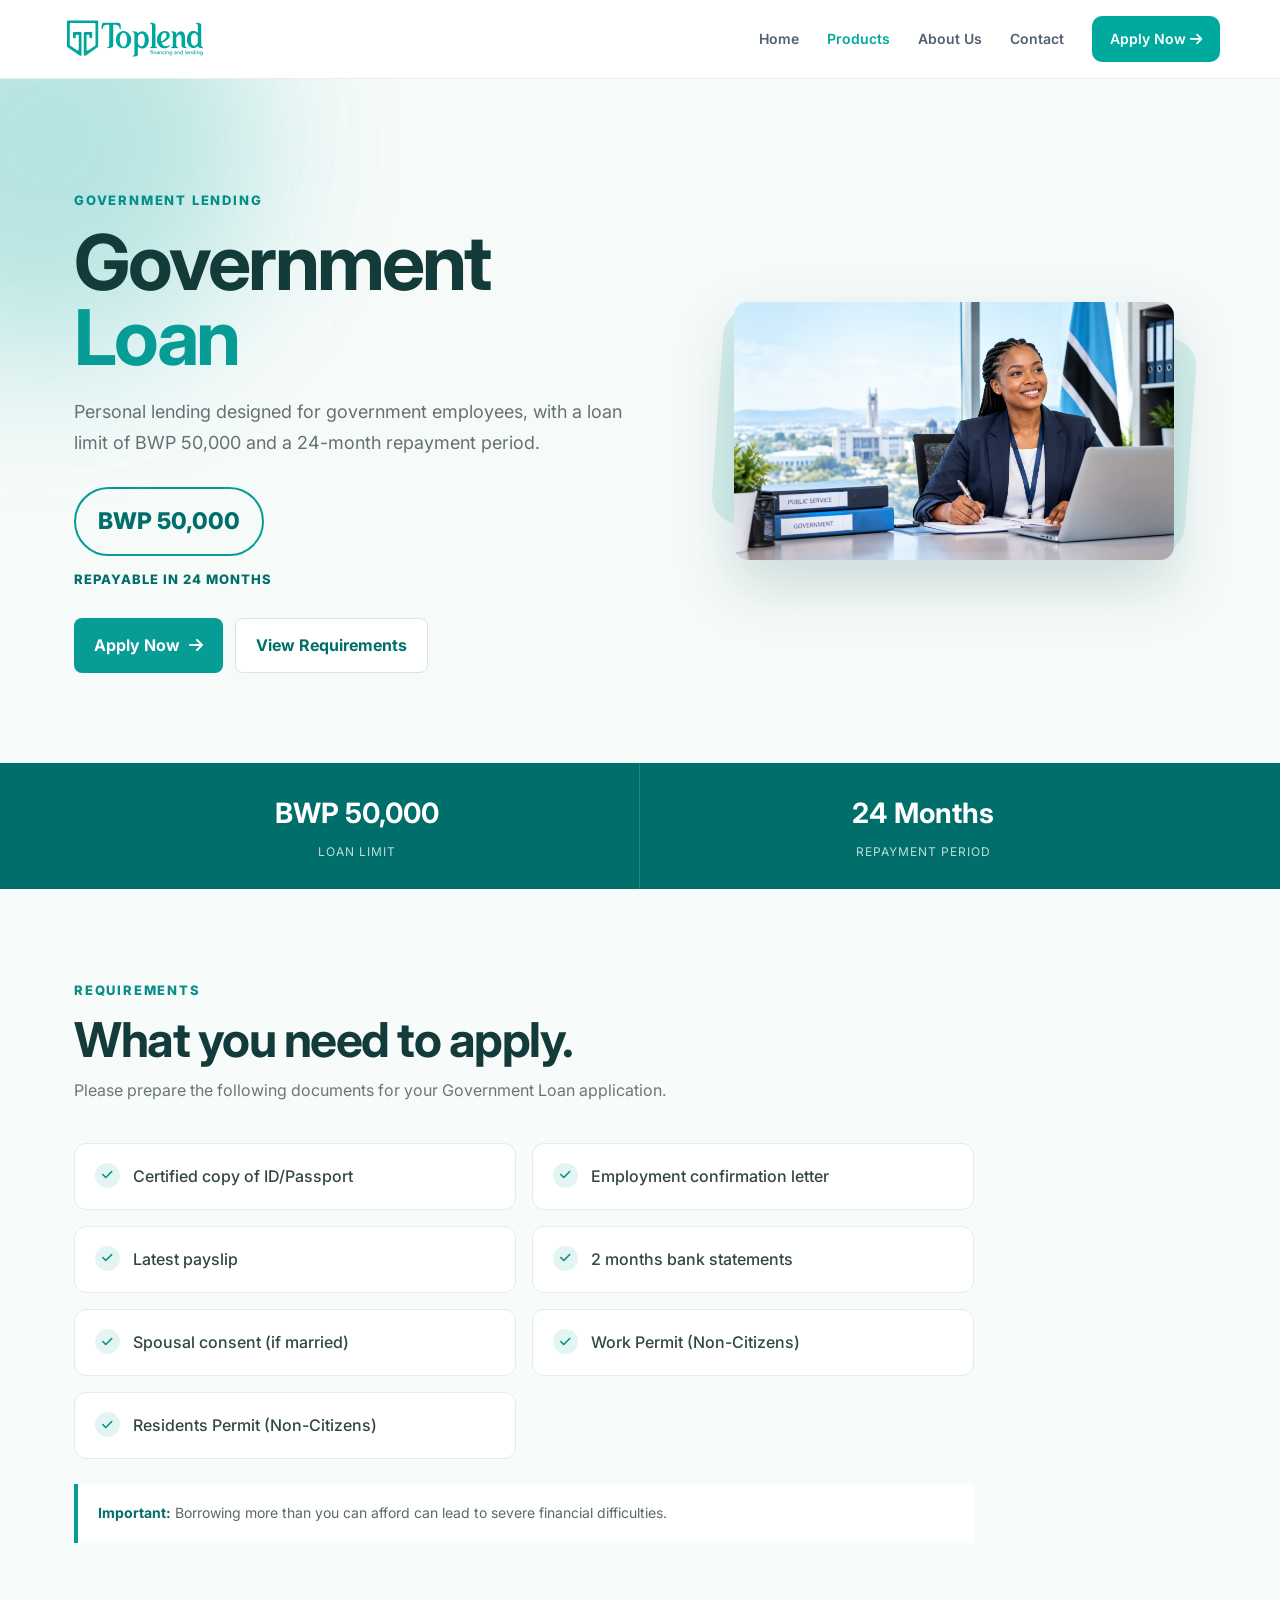
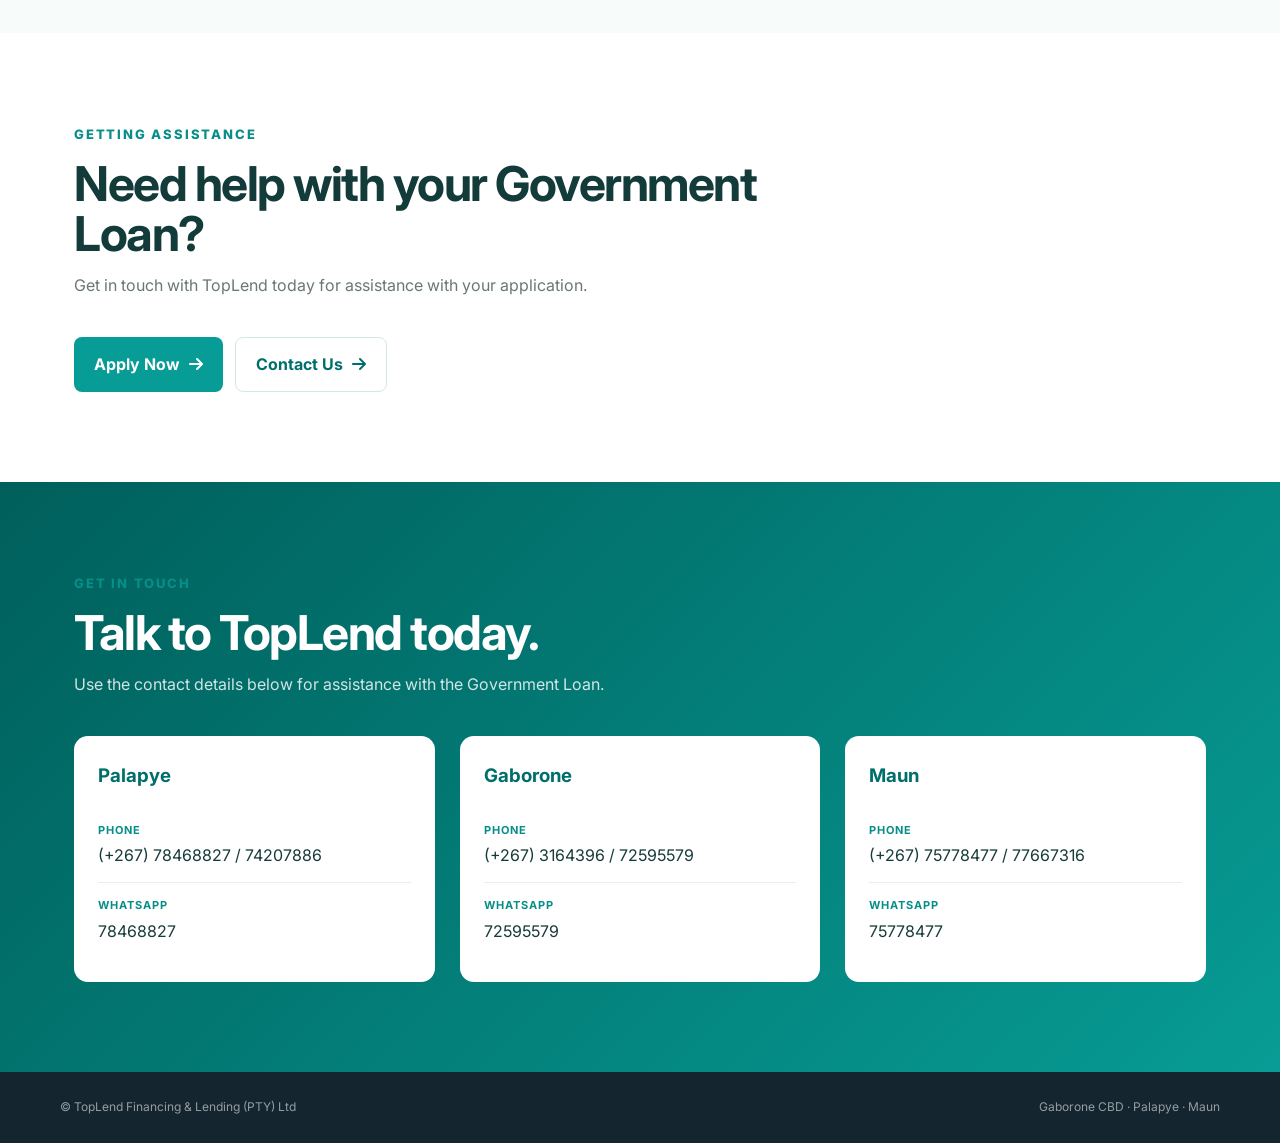
<file: governemnt.html>
<!doctype html>
<html lang="en">
<head>
<meta charset="utf-8">
<meta name="viewport" content="width=device-width,initial-scale=1">
<title>Government Loan | TopLend</title>
<meta name="description" content="Government Loan from TopLend. Personal lending for government employees, with a loan limit of BWP 50,000, repayable in 24 months.">
<link rel="stylesheet" href="mynav.css">
<link rel="preconnect" href="https://fonts.googleapis.com">
<link rel="preconnect" href="https://fonts.gstatic.com" crossorigin>
<link href="https://fonts.googleapis.com/css2?family=Inter:wght@400;500;600;700;800&display=swap" rel="stylesheet">
<link rel="stylesheet" href="https://cdnjs.cloudflare.com/ajax/libs/font-awesome/6.5.2/css/all.min.css">

<style>
/* Same product-page structure and visual language as the Premier Loan page. */
.loan-hero{
  position:relative;
  overflow:hidden;
  padding:110px 0 90px;
  background:#f6fbfa;
}
.loan-hero .glow{
  position:absolute;
  width:420px;height:420px;border-radius:50%;
  filter:blur(80px);opacity:.18;pointer-events:none;
}
.loan-hero .g1{background:#0b9f98;right:-130px;top:-150px}
.loan-hero .g2{background:#55c9c1;left:-180px;bottom:-220px}

.loan-hero-inner{
  max-width:1180px;margin:auto;padding:0 24px;
  display:grid;grid-template-columns:1.05fr .95fr;gap:70px;align-items:center;
  position:relative;z-index:1;
}
.loan-eyebrow,.loan-section .eyebrow{
  color:#078e88;font-size:13px;font-weight:800;letter-spacing:1.8px;
  margin-bottom:14px;
}
.loan-hero h1{
  margin:0 0 20px;
  font-size:clamp(48px,6vw,78px);
  line-height:.98;letter-spacing:-3px;
  color:#123b39;
}
.loan-hero h1 span{color:#079c95}
.loan-hero-copy{
  max-width:620px;color:#637270;font-size:18px;line-height:1.75;margin:0 0 28px;
}
.loan-amount{
  display:inline-flex;align-items:center;gap:10px;
  padding:13px 22px;border:2px solid #079c95;border-radius:999px;
  color:#006f6b;font-size:23px;font-weight:800;margin-bottom:12px;
}
.loan-term{
  display:block;color:#006f6b;font-size:13px;font-weight:800;letter-spacing:1px;
  text-transform:uppercase;margin-bottom:28px;
}
.loan-actions{display:flex;gap:12px;flex-wrap:wrap}
.loan-btn{
  display:inline-flex;align-items:center;gap:9px;padding:13px 20px;
  border-radius:8px;font-weight:700;text-decoration:none;
  transition:.2s ease;
}
.loan-btn-primary{background:#079c95;color:#fff}
.loan-btn-primary:hover{background:#006f6b;transform:translateY(-1px)}
.loan-btn-secondary{border:1px solid #d5e7e5;color:#006f6b;background:#fff}
.loan-btn-secondary:hover{border-color:#079c95}

.loan-visual{
  position:relative;display:flex;justify-content:center;
}
.loan-visual:before{
  content:"";position:absolute;inset:8% 3%;
  background:#079c95;opacity:.12;border-radius:28px;transform:rotate(4deg);
}
.loan-visual img{
  position:relative;z-index:1;width:min(100%,440px);display:block;
  border-radius:14px;box-shadow:0 25px 60px rgba(0,70,67,.18);
}

.loan-stats{
  background:#006f6b;color:#fff;
}
.loan-stats-inner{
  max-width:1180px;margin:auto;padding:0 24px;
  display:grid;grid-template-columns:repeat(2,1fr);
}
.loan-stat{padding:27px 20px;text-align:center;border-right:1px solid rgba(255,255,255,.15)}
.loan-stat:last-child{border-right:0}
.loan-stat strong{display:block;font-size:28px}
.loan-stat span{display:block;font-size:12px;text-transform:uppercase;letter-spacing:1px;opacity:.75;margin-top:4px}

.loan-section{padding:90px 0}
.loan-container{max-width:1180px;margin:auto;padding:0 24px}
.loan-heading{max-width:700px;margin-bottom:38px}
.loan-heading h2{
  margin:0 0 12px;color:#123b39;font-size:clamp(32px,4vw,48px);
  line-height:1.05;letter-spacing:-1.5px;
}
.loan-heading p{margin:0;color:#697876;line-height:1.7}

.requirements-section{background:#f7fbfa}
.requirements-grid{
  display:grid;grid-template-columns:repeat(2,1fr);gap:16px;max-width:900px;
}
.requirement{
  display:flex;align-items:flex-start;gap:13px;background:#fff;
  border:1px solid #e0eeec;border-radius:12px;padding:19px 20px;
}
.requirement i{
  flex:0 0 25px;width:25px;height:25px;border-radius:50%;
  display:grid;place-items:center;background:#e3f5f3;color:#078e88;font-size:12px;
}
.requirement span{color:#314744;font-weight:500}
.loan-warning{
  max-width:900px;margin-top:25px;padding:18px 20px;
  border-left:4px solid #079c95;background:#fff;
  color:#596a68;font-size:14px;line-height:1.6;
}
.loan-warning strong{color:#006f6b}

.loan-contact{
  background:linear-gradient(135deg,#005f5b,#079c95);color:#fff;
}
.loan-contact .loan-heading h2{color:#fff}
.loan-contact .loan-heading p{color:rgba(255,255,255,.82)}
.contact-grid{
  display:grid;grid-template-columns:repeat(3,1fr);gap:25px;
}
.contact-card{
  background:#fff;color:#173b39;border-radius:14px;padding:24px;
}
.contact-card h3{margin:0 0 16px;color:#006f6b}
.contact-line{
  padding:13px 0;border-bottom:1px solid #e4efee;
}
.contact-line:last-child{border-bottom:0}
.contact-line strong{
  display:block;color:#078e88;font-size:11px;text-transform:uppercase;
  letter-spacing:1px;margin-bottom:3px;
}
.contact-line a{color:#173b39;text-decoration:none}

@media(max-width:850px){
  .loan-hero{padding:75px 0 65px}
  .loan-hero-inner{grid-template-columns:1fr;gap:45px}
  .loan-visual{order:-1}
  .requirements-grid,.contact-grid{grid-template-columns:1fr}
}
@media(max-width:600px){
  .loan-stats-inner{grid-template-columns:1fr}
  .loan-stat{border-right:0;border-bottom:1px solid rgba(255,255,255,.15)}
  .loan-stat:last-child{border-bottom:0}
  .loan-actions .loan-btn{width:100%;justify-content:center}
  .loan-hero h1{letter-spacing:-2px}
}
</style>
</head>

<body>
<header class="site-header">
<nav class="navbar">
<a class="brand" href="index.html"><img src="logo.png" alt="TopLend"></a>
<button class="menu-toggle" aria-label="Menu"><i class="fa-solid fa-bars"></i></button>
<div class="nav-links">
<a href="index.html">Home</a>
<a class="active" href="products.html">Products</a>
<a href="about.html">About Us</a>
<a href="contact.html">Contact</a>
<a class="nav-cta" href="apply.html">Apply Now <i class="fa-solid fa-arrow-right"></i></a>
</div>
</nav>
</header>

<main>

<section class="loan-hero">
<div class="glow g1"></div><div class="glow g2"></div>

<div class="loan-hero-inner">

<div>
<div class="loan-eyebrow">GOVERNMENT LENDING</div>

<h1>Government <span>Loan</span></h1>

<p class="loan-hero-copy">
Personal lending designed for government employees, with a loan limit of BWP 50,000 and a 24-month repayment period.
</p>

<div class="loan-amount">BWP 50,000</div>
<span class="loan-term">Repayable in 24 months</span>

<div class="loan-actions">
<a class="loan-btn loan-btn-primary" href="apply.html">
Apply Now <i class="fa-solid fa-arrow-right"></i>
</a>
<a class="loan-btn loan-btn-secondary" href="#requirements">
View Requirements
</a>
</div>
</div>

<div class="loan-visual">
<!-- Save your Government Loan promotional image as government-loan.png -->
<img src="governemnt.png" alt="TopLend Government Loan information">
</div>

</div>
</section>

<section class="loan-stats">
<div class="loan-stats-inner">

<div class="loan-stat">
<strong>BWP 50,000</strong>
<span>Loan Limit</span>
</div>

<div class="loan-stat">
<strong>24 Months</strong>
<span>Repayment Period</span>
</div>

</div>
</section>

<section class="loan-section requirements-section" id="requirements">
<div class="loan-container">

<div class="loan-heading">
<div class="eyebrow">REQUIREMENTS</div>
<h2>What you need to apply.</h2>
<p>Please prepare the following documents for your Government Loan application.</p>
</div>

<div class="requirements-grid">

<div class="requirement">
<i class="fa-solid fa-check"></i>
<span>Certified copy of ID/Passport</span>
</div>

<div class="requirement">
<i class="fa-solid fa-check"></i>
<span>Employment confirmation letter</span>
</div>

<div class="requirement">
<i class="fa-solid fa-check"></i>
<span>Latest payslip</span>
</div>

<div class="requirement">
<i class="fa-solid fa-check"></i>
<span>2 months bank statements</span>
</div>

<div class="requirement">
<i class="fa-solid fa-check"></i>
<span>Spousal consent (if married)</span>
</div>

<div class="requirement">
<i class="fa-solid fa-check"></i>
<span>Work Permit (Non-Citizens)</span>
</div>

<div class="requirement">
<i class="fa-solid fa-check"></i>
<span>Residents Permit (Non-Citizens)</span>
</div>

</div>

<div class="loan-warning">
<strong>Important:</strong>
Borrowing more than you can afford can lead to severe financial difficulties.
</div>

</div>
</section>

<section class="loan-section">
<div class="loan-container">

<div class="loan-heading">
<div class="eyebrow">GETTING ASSISTANCE</div>
<h2>Need help with your Government Loan?</h2>
<p>Get in touch with TopLend today for assistance with your application.</p>
</div>

<div class="loan-actions">
<a class="loan-btn loan-btn-primary" href="apply.html">
Apply Now <i class="fa-solid fa-arrow-right"></i>
</a>

<a class="loan-btn loan-btn-secondary" href="contact.html">
Contact Us <i class="fa-solid fa-arrow-right"></i>
</a>
</div>

</div>
</section>

<section class="loan-section loan-contact">
<div class="loan-container">

<div class="loan-heading">
<div class="eyebrow">GET IN TOUCH</div>
<h2>Talk to TopLend today.</h2>
<p>Use the contact details below for assistance with the Government Loan.</p>
</div>

<div class="contact-grid">

<div class="contact-card">
<h3>Palapye</h3>
<div class="contact-line">
<strong>Phone</strong>
<a href="tel:+26778468827">(+267) 78468827 / 74207886</a>
</div>
<div class="contact-line">
<strong>WhatsApp</strong>
<a href="https://wa.me/26778468827">78468827</a>
</div>
</div>

<div class="contact-card">
<h3>Gaborone</h3>
<div class="contact-line">
<strong>Phone</strong>
<a href="tel:+2673164396">(+267) 3164396 / 72595579</a>
</div>
<div class="contact-line">
<strong>WhatsApp</strong>
<a href="https://wa.me/26772595579">72595579</a>
</div>
</div>

<div class="contact-card">
<h3>Maun</h3>
<div class="contact-line">
<strong>Phone</strong>
<a href="tel:+26775778477">(+267) 75778477 / 77667316</a>
</div>
<div class="contact-line">
<strong>WhatsApp</strong>
<a href="https://wa.me/26775778477">75778477</a>
</div>
</div>

</div>
</div>
</section>

</main>

<footer>
<div class="container footer-inner">
<span>© TopLend Financing &amp; Lending (PTY) Ltd</span>
<span>Gaborone CBD · Palapye · Maun</span>
</div>
</footer>

<script>
const b=document.querySelector('.menu-toggle'),n=document.querySelector('.nav-links');
if(b && n){b.addEventListener('click',()=>n.classList.toggle('open'));}
</script>

</body>
</html>
</file>
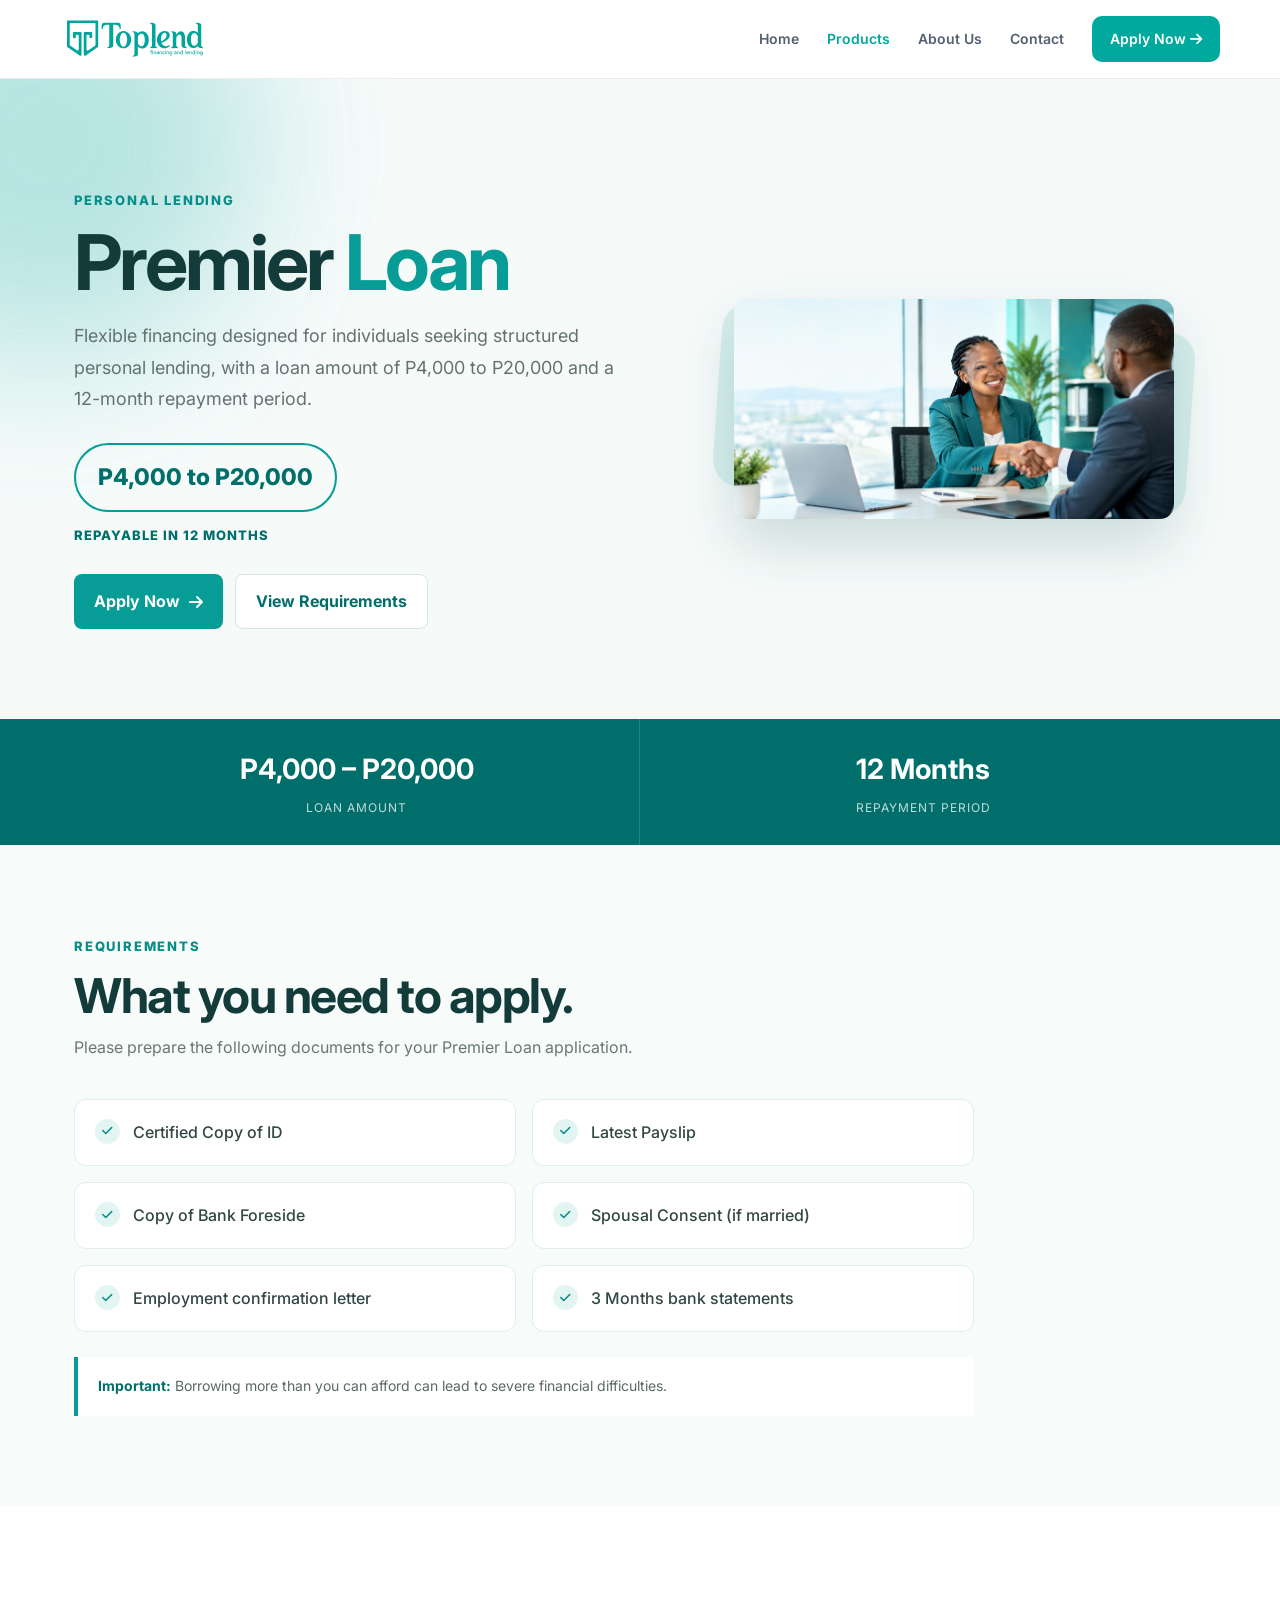
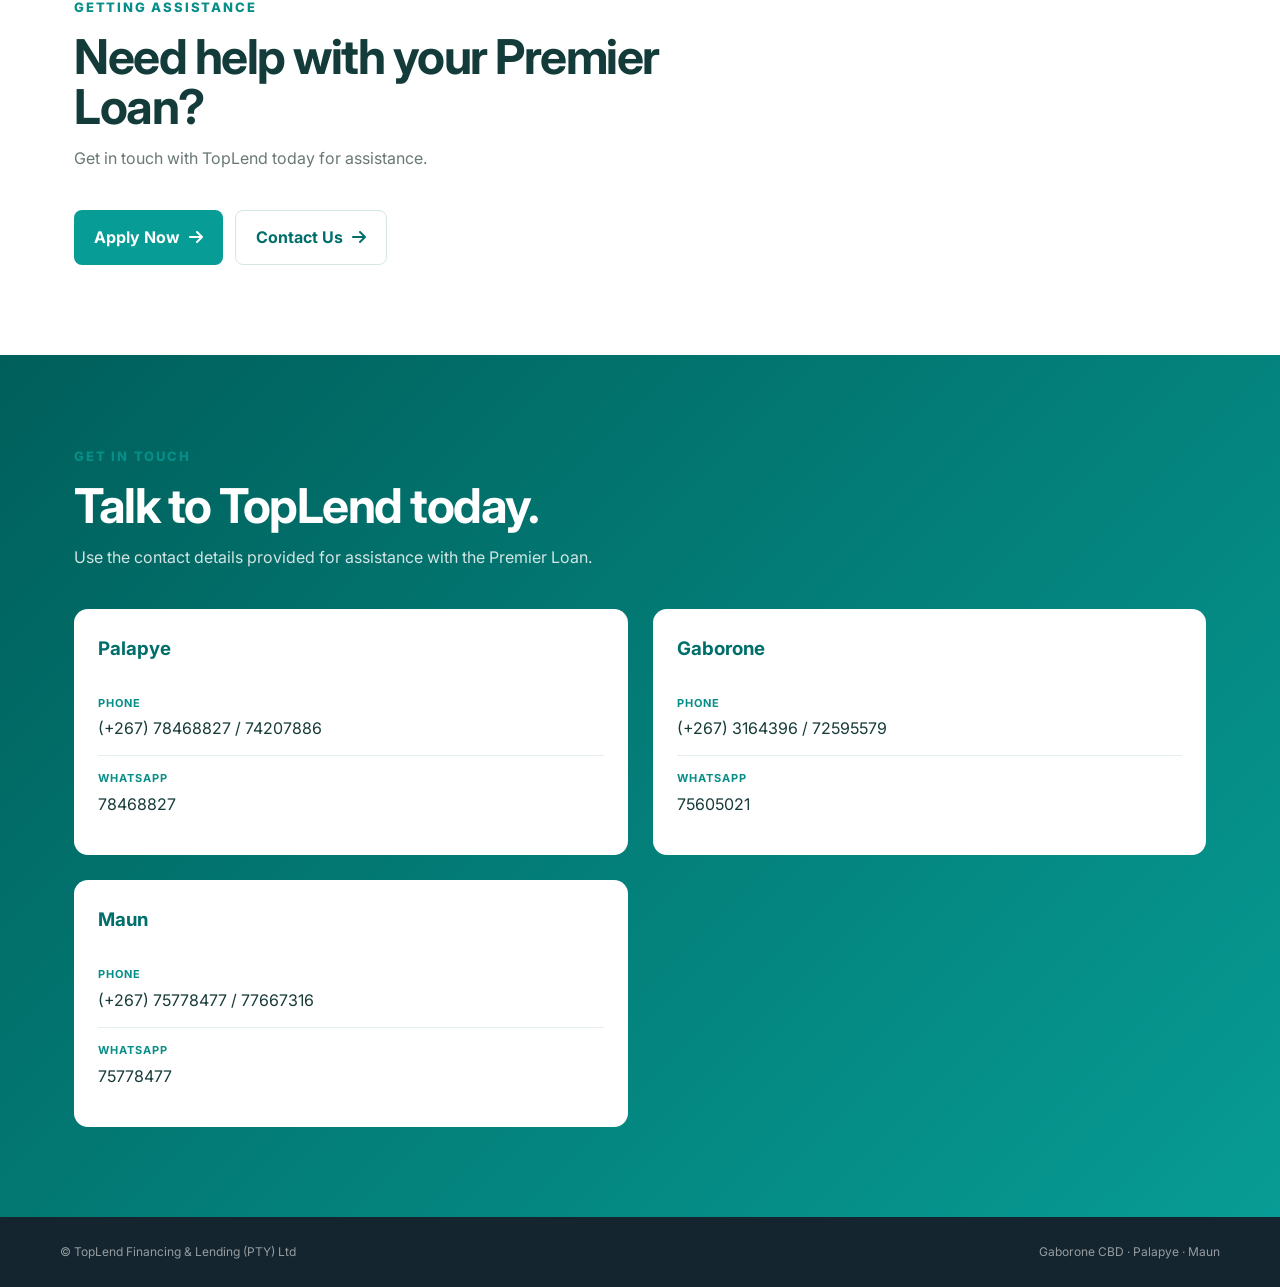
<file: premier-loan.html>
<!doctype html>
<html lang="en">
<head>
<meta charset="utf-8">
<meta name="viewport" content="width=device-width,initial-scale=1">
<title>Premier Loan | TopLend</title>
<meta name="description" content="Premier Loan from TopLend. Financing from P4,000 to P20,000, repayable in 12 months.">
<link rel="stylesheet" href="mynav.css">
<link rel="preconnect" href="https://fonts.googleapis.com">
<link rel="preconnect" href="https://fonts.gstatic.com" crossorigin>
<link href="https://fonts.googleapis.com/css2?family=Inter:wght@400;500;600;700;800&display=swap" rel="stylesheet">
<link rel="stylesheet" href="https://cdnjs.cloudflare.com/ajax/libs/font-awesome/6.5.2/css/all.min.css">

<style>
/* Page-specific styles. Your existing mynav.css remains in control of the shared navigation. */
.loan-hero{
  position:relative;
  overflow:hidden;
  padding:110px 0 90px;
  background:#f6fbfa;
}
.loan-hero .glow{
  position:absolute;
  width:420px;height:420px;border-radius:50%;
  filter:blur(80px);opacity:.18;pointer-events:none;
}
.loan-hero .g1{background:#0b9f98;right:-130px;top:-150px}
.loan-hero .g2{background:#55c9c1;left:-180px;bottom:-220px}

.loan-hero-inner{
  max-width:1180px;margin:auto;padding:0 24px;
  display:grid;grid-template-columns:1.05fr .95fr;gap:70px;align-items:center;
  position:relative;z-index:1;
}
.loan-eyebrow,.loan-section .eyebrow{
  color:#078e88;font-size:13px;font-weight:800;letter-spacing:1.8px;
  margin-bottom:14px;
}
.loan-hero h1{
  margin:0 0 20px;
  font-size:clamp(48px,6vw,78px);
  line-height:.98;letter-spacing:-3px;
  color:#123b39;
}
.loan-hero h1 span{color:#079c95}
.loan-hero-copy{
  max-width:620px;color:#637270;font-size:18px;line-height:1.75;margin:0 0 28px;
}
.loan-amount{
  display:inline-flex;align-items:center;gap:10px;
  padding:13px 22px;border:2px solid #079c95;border-radius:999px;
  color:#006f6b;font-size:23px;font-weight:800;margin-bottom:12px;
}
.loan-term{
  display:block;color:#006f6b;font-size:13px;font-weight:800;letter-spacing:1px;
  text-transform:uppercase;margin-bottom:28px;
}
.loan-actions{display:flex;gap:12px;flex-wrap:wrap}
.loan-btn{
  display:inline-flex;align-items:center;gap:9px;padding:13px 20px;
  border-radius:8px;font-weight:700;text-decoration:none;
  transition:.2s ease;
}
.loan-btn-primary{background:#079c95;color:#fff}
.loan-btn-primary:hover{background:#006f6b;transform:translateY(-1px)}
.loan-btn-secondary{border:1px solid #d5e7e5;color:#006f6b;background:#fff}
.loan-btn-secondary:hover{border-color:#079c95}

.loan-visual{
  position:relative;display:flex;justify-content:center;
}
.loan-visual:before{
  content:"";position:absolute;inset:8% 3%;
  background:#079c95;opacity:.12;border-radius:28px;transform:rotate(4deg);
}
.loan-visual img{
  position:relative;z-index:1;width:min(100%,440px);display:block;
  border-radius:14px;box-shadow:0 25px 60px rgba(0,70,67,.18);
}

.loan-stats{
  background:#006f6b;color:#fff;
}
.loan-stats-inner{
  max-width:1180px;margin:auto;padding:0 24px;
  display:grid;grid-template-columns:repeat(2,1fr);
}
.loan-stat{padding:27px 20px;text-align:center;border-right:1px solid rgba(255,255,255,.15)}
.loan-stat:last-child{border-right:0}
.loan-stat strong{display:block;font-size:28px}
.loan-stat span{display:block;font-size:12px;text-transform:uppercase;letter-spacing:1px;opacity:.75;margin-top:4px}

.loan-section{padding:90px 0}
.loan-container{max-width:1180px;margin:auto;padding:0 24px}
.loan-heading{max-width:700px;margin-bottom:38px}
.loan-heading h2{
  margin:0 0 12px;color:#123b39;font-size:clamp(32px,4vw,48px);
  line-height:1.05;letter-spacing:-1.5px;
}
.loan-heading p{margin:0;color:#697876;line-height:1.7}

.requirements-section{background:#f7fbfa}
.requirements-grid{
  display:grid;grid-template-columns:repeat(2,1fr);gap:16px;max-width:900px;
}
.requirement{
  display:flex;align-items:flex-start;gap:13px;background:#fff;
  border:1px solid #e0eeec;border-radius:12px;padding:19px 20px;
}
.requirement i{
  flex:0 0 25px;width:25px;height:25px;border-radius:50%;
  display:grid;place-items:center;background:#e3f5f3;color:#078e88;font-size:12px;
}
.requirement span{color:#314744;font-weight:500}
.loan-warning{
  max-width:900px;margin-top:25px;padding:18px 20px;
  border-left:4px solid #079c95;background:#fff;
  color:#596a68;font-size:14px;line-height:1.6;
}
.loan-warning strong{color:#006f6b}

.loan-contact{
  background:linear-gradient(135deg,#005f5b,#079c95);color:#fff;
}
.loan-contact .loan-heading h2{color:#fff}
.loan-contact .loan-heading p{color:rgba(255,255,255,.82)}
.contact-grid{
  display:grid;grid-template-columns:1fr 1fr;gap:25px;
}
.contact-card{
  background:#fff;color:#173b39;border-radius:14px;padding:24px;
}
.contact-card h3{margin:0 0 16px;color:#006f6b}
.contact-line{
  padding:13px 0;border-bottom:1px solid #e4efee;
}
.contact-line:last-child{border-bottom:0}
.contact-line strong{
  display:block;color:#078e88;font-size:11px;text-transform:uppercase;
  letter-spacing:1px;margin-bottom:3px;
}
.contact-line a{color:#173b39;text-decoration:none}

@media(max-width:850px){
  .loan-hero{padding:75px 0 65px}
  .loan-hero-inner{grid-template-columns:1fr;gap:45px}
  .loan-visual{order:-1}
  .requirements-grid,.contact-grid{grid-template-columns:1fr}
}
@media(max-width:600px){
  .loan-stats-inner{grid-template-columns:1fr}
  .loan-stat{border-right:0;border-bottom:1px solid rgba(255,255,255,.15)}
  .loan-stat:last-child{border-bottom:0}
  .loan-actions .loan-btn{width:100%;justify-content:center}
  .loan-hero h1{letter-spacing:-2px}
}
</style>
</head>

<body>
<header class="site-header">
<nav class="navbar">
<a class="brand" href="index.html"><img src="logo.png" alt="TopLend"></a>
<button class="menu-toggle" aria-label="Menu"><i class="fa-solid fa-bars"></i></button>
<div class="nav-links">
<a href="index.html">Home</a>
<a class="active" href="products.html">Products</a>
<a href="about.html">About Us</a>
<a href="contact.html">Contact</a>
<a class="nav-cta" href="apply.html">Apply Now <i class="fa-solid fa-arrow-right"></i></a>
</div>
</nav>
</header>

<main>
<section class="loan-hero">
<div class="glow g1"></div><div class="glow g2"></div>
<div class="loan-hero-inner">
<div>
<div class="loan-eyebrow">PERSONAL LENDING</div>
<h1>Premier <span>Loan</span></h1>
<p class="loan-hero-copy">
Flexible financing designed for individuals seeking structured personal lending,
with a loan amount of P4,000 to P20,000 and a 12-month repayment period.
</p>
<div class="loan-amount">P4,000 to P20,000</div>
<span class="loan-term">Repayable in 12 months</span>
<div class="loan-actions">
<a class="loan-btn loan-btn-primary" href="apply.html">Apply Now <i class="fa-solid fa-arrow-right"></i></a>
<a class="loan-btn loan-btn-secondary" href="#requirements">View Requirements</a>
</div>
</div>

<div class="loan-visual">
<img src="premier-loan.png" alt="TopLend Premier Loan information">
</div>
</div>
</section>

<section class="loan-stats">
<div class="loan-stats-inner">
<div class="loan-stat">
<strong>P4,000 – P20,000</strong>
<span>Loan Amount</span>
</div>
<div class="loan-stat">
<strong>12 Months</strong>
<span>Repayment Period</span>
</div>
</div>
</section>

<section class="loan-section requirements-section" id="requirements">
<div class="loan-container">
<div class="loan-heading">
<div class="eyebrow">REQUIREMENTS</div>
<h2>What you need to apply.</h2>
<p>Please prepare the following documents for your Premier Loan application.</p>
</div>

<div class="requirements-grid">
<div class="requirement"><i class="fa-solid fa-check"></i><span>Certified Copy of ID</span></div>
<div class="requirement"><i class="fa-solid fa-check"></i><span>Latest Payslip</span></div>
<div class="requirement"><i class="fa-solid fa-check"></i><span>Copy of Bank Foreside</span></div>
<div class="requirement"><i class="fa-solid fa-check"></i><span>Spousal Consent (if married)</span></div>
<div class="requirement"><i class="fa-solid fa-check"></i><span>Employment confirmation letter</span></div>
<div class="requirement"><i class="fa-solid fa-check"></i><span>3 Months bank statements</span></div>
</div>

<div class="loan-warning">
<strong>Important:</strong> Borrowing more than you can afford can lead to severe financial difficulties.
</div>
</div>
</section>

<section class="loan-section">
<div class="loan-container">
<div class="loan-heading">
<div class="eyebrow">GETTING ASSISTANCE</div>
<h2>Need help with your Premier Loan?</h2>
<p>Get in touch with TopLend today for assistance.</p>
</div>

<div class="loan-actions">
<a class="loan-btn loan-btn-primary" href="apply.html">Apply Now <i class="fa-solid fa-arrow-right"></i></a>
<a class="loan-btn loan-btn-secondary" href="contact.html">Contact Us <i class="fa-solid fa-arrow-right"></i></a>
</div>
</div>
</section>

<section class="loan-section loan-contact">
<div class="loan-container">
<div class="loan-heading">
<div class="eyebrow">GET IN TOUCH</div>
<h2>Talk to TopLend today.</h2>
<p>Use the contact details provided for assistance with the Premier Loan.</p>
</div>

<div class="contact-grid">
<div class="contact-card">
<h3>Palapye</h3>
<div class="contact-line"><strong>Phone</strong><a href="tel:+26778468827">(+267) 78468827 / 74207886</a></div>
<div class="contact-line"><strong>WhatsApp</strong><a href="tel:+26778468827">78468827</a></div>
</div>

<div class="contact-card">
<h3>Gaborone</h3>
<div class="contact-line"><strong>Phone</strong><a href="tel:+2673164396">(+267) 3164396 / 72595579</a></div>
<div class="contact-line"><strong>WhatsApp</strong><a href="tel:+26775605021">75605021</a></div>
</div>

<div class="contact-card">
<h3>Maun</h3>
<div class="contact-line"><strong>Phone</strong><a href="tel:+26775778477">(+267) 75778477 / 77667316</a></div>
<div class="contact-line"><strong>WhatsApp</strong><a href="tel:+26775778477">75778477</a></div>
</div>
</div>
</div>
</section>
</main>

<footer>
<div class="container footer-inner">
<span>© TopLend Financing &amp; Lending (PTY) Ltd</span>
<span>Gaborone CBD · Palapye · Maun</span>
</div>
</footer>

<script>
const b=document.querySelector('.menu-toggle'),n=document.querySelector('.nav-links');
if(b && n){b.addEventListener('click',()=>n.classList.toggle('open'));}
</script>
</body>
</html>
</file>
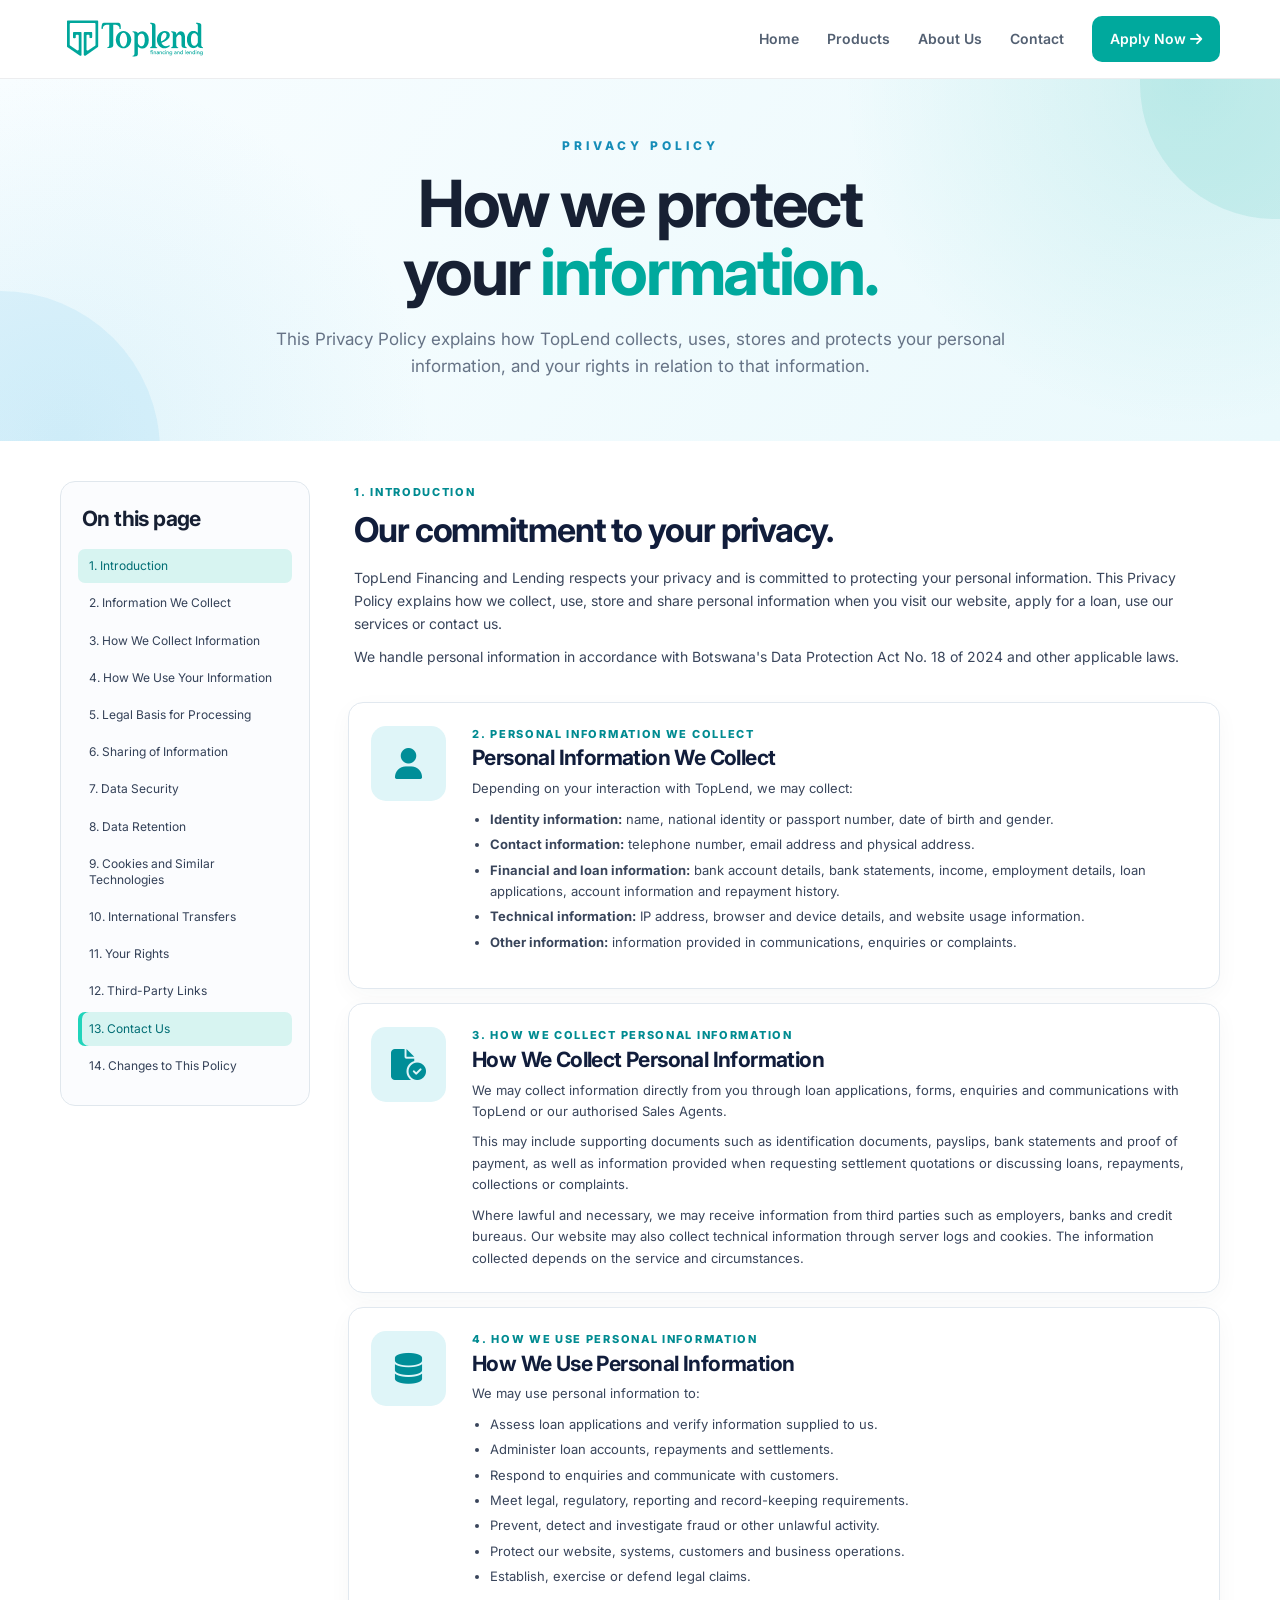
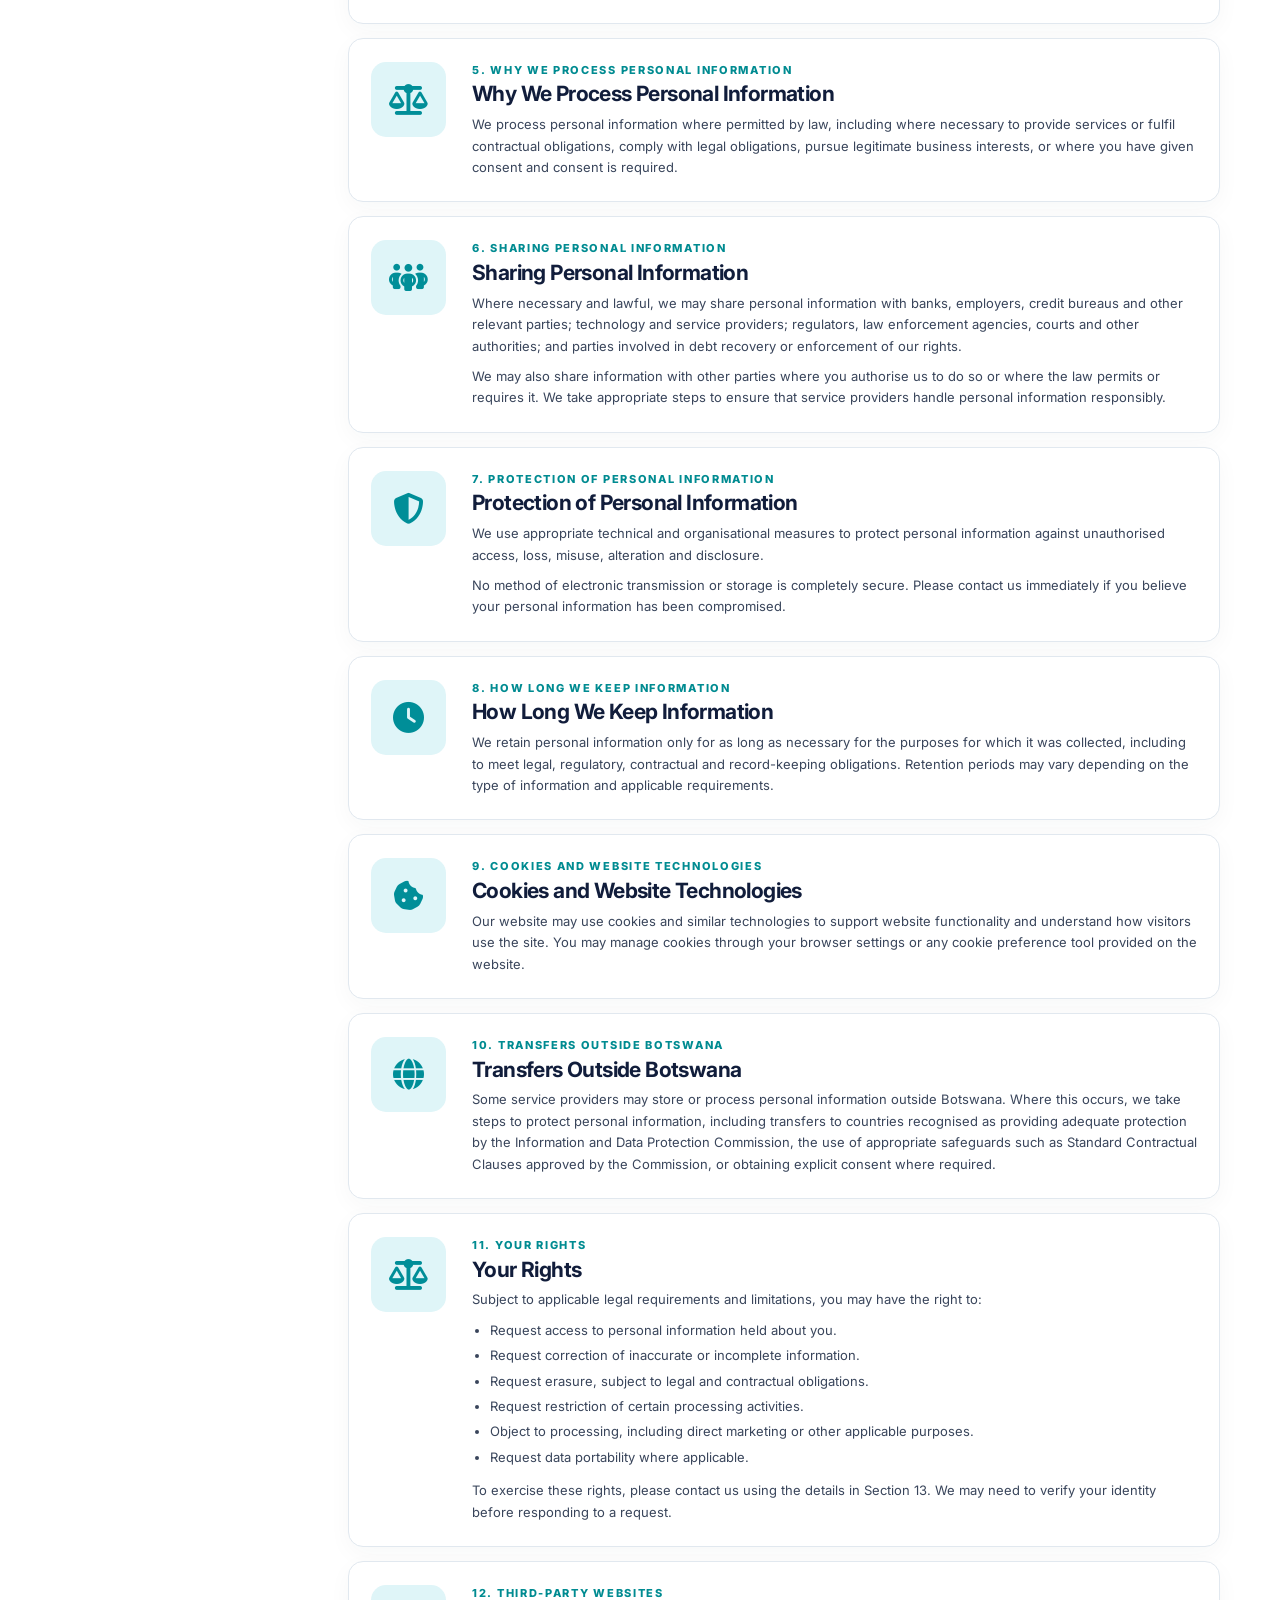
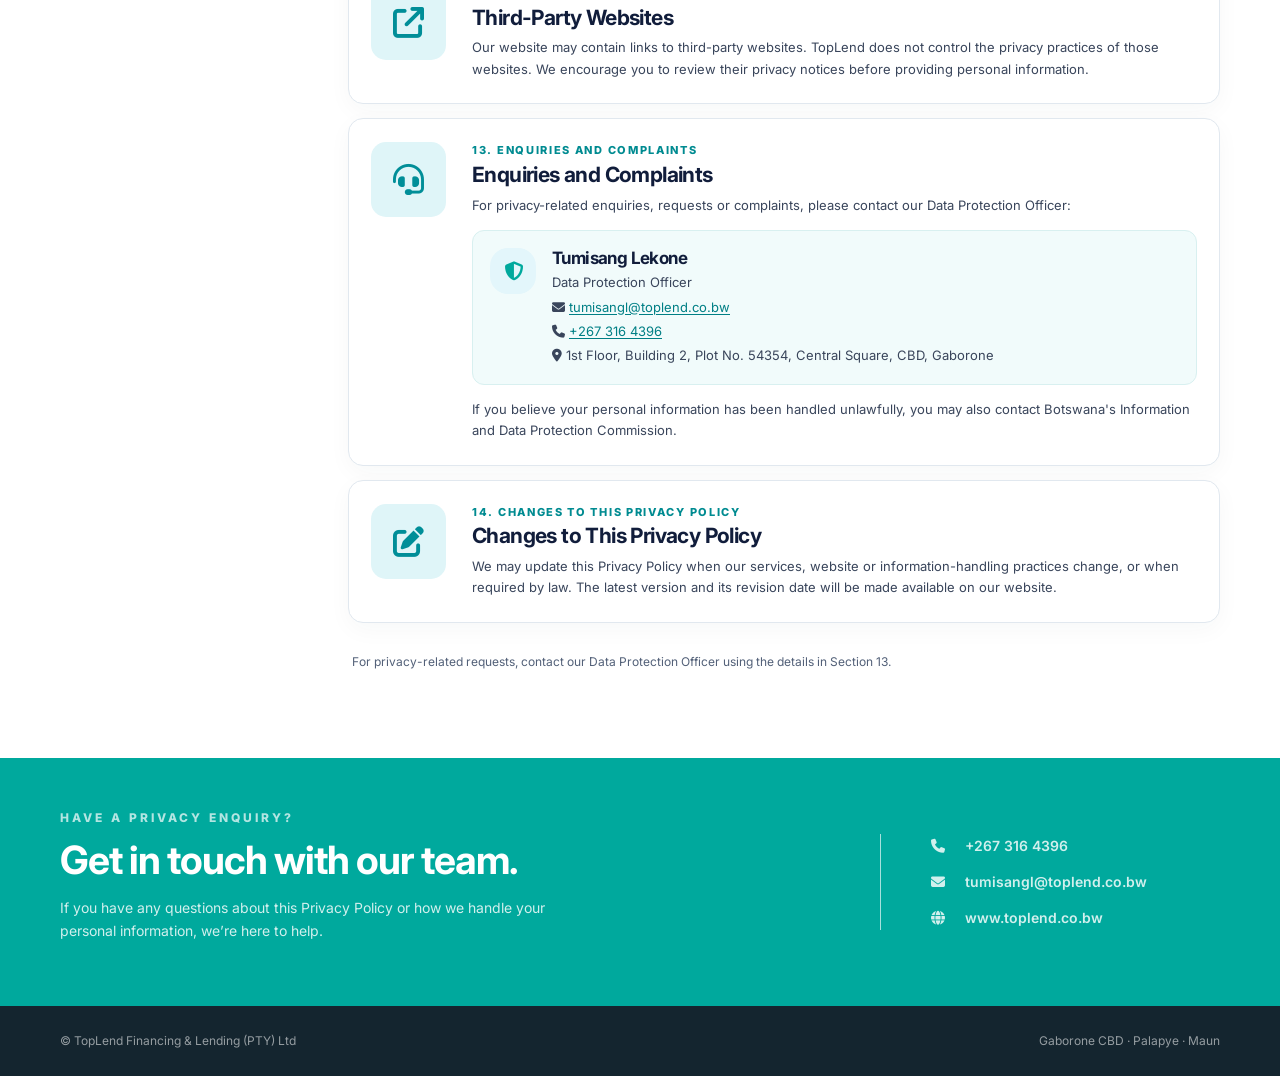
<file: privacy-policy.html>
<!doctype html>
<html lang="en">
<head>
<meta charset="utf-8"/>
<meta content="width=device-width, initial-scale=1" name="viewport"/>
<title>Privacy Policy | TopLend</title>
<meta content="Learn how TopLend Financing &amp; Lending collects, uses, protects and manages personal information." name="description"/>
<style>
/* TopLend shared navigation and page styles */
:root{--teal:#00a99d;--sky:#79c9e8;--navy:#172033;--text:#4e5a6a;--muted:#718096;--bg:#f7fbfc;--white:#fff;--border:rgba(23,32,51,.08);--shadow:0 18px 50px rgba(28,69,87,.08);--r:18px}*{box-sizing:border-box}html{scroll-behavior:smooth}body{margin:0;font-family:Inter,Arial,sans-serif;color:var(--text);line-height:1.7}a{text-decoration:none;color:inherit}.container{width:min(1160px,calc(100% - 40px));margin:auto}.site-header{background:rgba(255,255,255,.96);border-bottom:1px solid var(--border);position:relative;z-index:10}.navbar{width:min(1160px,calc(100% - 40px));min-height:78px;margin:auto;display:flex;align-items:center;justify-content:space-between}.brand{font-size:24px;font-weight:800;color:var(--navy);display:flex;gap:9px;align-items:center}.brand>span:last-child{color:var(--teal)}.brand-mark,.icon,.big-icon{display:grid;place-items:center}.brand-mark{width:40px;height:40px;border-radius:12px;color:#fff;background:linear-gradient(145deg,#7bd0eb,#00a99d)}.nav-links{display:flex;align-items:center;gap:28px;font-size:14px;font-weight:600;color:#536072}.nav-links a:hover,.nav-links .active{color:var(--teal)}.nav-cta{padding:11px 18px;border-radius:10px;background:var(--teal);color:#fff!important}.menu-toggle{display:none;border:0;background:none;font-size:22px}.hero{min-height:455px;display:grid;place-items:center;text-align:center;position:relative;overflow:hidden;background:radial-gradient(circle at 15% 30%,rgba(121,201,232,.18),transparent 30%),radial-gradient(circle at 86% 20%,rgba(0,169,157,.13),transparent 28%),linear-gradient(135deg,#fbfeff,#eefbfd)}.hero-content{max-width:820px;padding:75px 0;position:relative;z-index:2}.eyebrow{color:#59bce0;font-size:12px;letter-spacing:3px;font-weight:800}.hero h1{margin:15px 0 18px;color:var(--navy);font-size:clamp(42px,6vw,68px);line-height:1.06;letter-spacing:-2px}.hero h1 span{color:var(--teal)}.hero p{max-width:680px;margin:auto;font-size:18px;color:#667386}.glow{position:absolute;border-radius:50%}.g1{width:320px;height:320px;left:-160px;bottom:-170px;background:rgba(121,201,232,.16)}.g2{width:270px;height:270px;right:-130px;top:-130px;background:rgba(0,169,157,.11)}.section{padding:100px 0}.light,.why{background:var(--bg)}.two-col,.growth,.why-grid{display:grid;grid-template-columns:1.15fr .85fr;gap:80px;align-items:center}.section h2{margin:10px 0 18px;color:var(--navy);font-size:clamp(30px,4vw,44px);line-height:1.15;letter-spacing:-1px}.section p{margin:0 0 16px}.info-card,.people article{padding:42px;border:1px solid var(--border);border-radius:24px;background:linear-gradient(145deg,#fff,#f4fbfd);box-shadow:var(--shadow)}.icon,.big-icon{width:60px;height:60px;border-radius:18px;background:#e3f6fb;color:var(--teal);font-size:23px}.info-card small,.direction-grid small{display:block;margin-top:25px;color:var(--teal);font-size:11px;letter-spacing:2px;font-weight:800}.info-card h3{font-size:25px;line-height:1.25;color:var(--navy)}.stats{display:grid;grid-template-columns:repeat(3,1fr);gap:12px;margin-top:28px;padding-top:22px;border-top:1px solid var(--border)}.stats b,.stats span{display:block}.stats b{color:var(--teal);font-size:20px}.stats span{font-size:11px;color:var(--muted)}.center{text-align:center;max-width:700px;margin:0 auto 48px}.center p{color:var(--muted)}.direction-grid{display:grid;grid-template-columns:repeat(3,1fr);gap:22px}.direction-grid article{padding:36px 32px;border:1px solid var(--border);border-radius:var(--r);background:#fff;box-shadow:0 10px 30px rgba(28,69,87,.05)}.direction-grid article.featured{background:linear-gradient(145deg,#00a99d,#0baeb1);color:#fff;transform:translateY(-8px)}.featured .icon{background:rgba(255,255,255,.18);color:#fff}.direction-grid h3{color:var(--navy);font-size:22px;margin:8px 0 10px}.featured h3{color:#fff}.featured p{color:rgba(255,255,255,.84)}.featured small{color:rgba(255,255,255,.75)}.values{display:flex;justify-content:center;gap:14px;flex-wrap:wrap;margin-top:34px}.values span{padding:10px 17px;border-radius:999px;background:#fff;border:1px solid var(--border);font-weight:700;font-size:13px}.values span:before{content:'✓';color:var(--teal);margin-right:7px}.people{display:grid;grid-template-columns:1fr 1fr;gap:24px}.people article{background:#fff}.big-icon{margin-bottom:28px;background:linear-gradient(145deg,#e7f9fd,#d7f2f6)}.products{display:grid;grid-template-columns:repeat(2,1fr);gap:16px}.products>div{display:flex;gap:20px;padding:25px;background:#fff;border:1px solid var(--border);border-radius:16px}.products>div>i{flex:0 0 48px;width:48px;height:48px;display:grid;place-items:center;border-radius:14px;background:#e5f7fb;color:var(--teal)}.products h3{margin:1px 0 5px;color:var(--navy);font-size:17px}.products p{margin:0;color:var(--muted);font-size:14px}.points{display:grid;gap:12px;margin-top:25px}.points p{display:flex;align-items:center;gap:13px;font-weight:600}.points i{width:34px;height:34px;border-radius:10px;display:grid;place-items:center;background:#e8f8fa;color:var(--teal)}.gov{padding:42px;border-radius:24px;background:#172b38;color:rgba(255,255,255,.76);box-shadow:0 20px 55px rgba(23,43,56,.16)}.gov .icon{margin-bottom:25px;background:rgba(121,201,232,.14);color:#7bd0eb}.gov h3{color:#fff;font-size:28px;margin:8px 0 20px}.gov ul{list-style:none;padding:0;margin:0}.gov li{padding:10px 0 10px 23px;border-top:1px solid rgba(255,255,255,.08);position:relative}.gov li:before{content:'✓';position:absolute;left:0;color:#70d6ce}.why-grid{gap:90px}.why-list{display:grid;gap:13px}.why-list p{margin:0;padding:17px 19px;background:#fff;border-radius:12px;border:1px solid var(--border);font-weight:600}.why-list i{width:28px;height:28px;border-radius:50%;display:inline-grid;place-items:center;background:#dff7f3;color:var(--teal);font-size:12px;margin-right:8px}.contact{padding:75px 0;background:var(--teal);color:rgba(255,255,255,.82)}.contact-inner{display:flex;justify-content:space-between;align-items:center;gap:50px}.contact .eyebrow{color:rgba(255,255,255,.7)}.contact h2{color:#fff;max-width:650px;margin:10px 0}.contact-details{min-width:280px;display:grid;gap:12px;font-weight:600}.contact-details i{width:22px;margin-right:8px}footer{padding:25px 0;background:#14252f;color:rgba(255,255,255,.55);font-size:12px}.footer-inner{display:flex;justify-content:space-between}.nav-links.open{display:flex}
@media(max-width:900px){.menu-toggle{display:block}.nav-links{display:none;position:absolute;top:78px;left:20px;right:20px;flex-direction:column;align-items:stretch;gap:0;padding:12px;border-radius:16px;background:#fff;box-shadow:0 18px 40px rgba(23,32,51,.12);border:1px solid var(--border)}.nav-links a{padding:12px}.nav-cta{text-align:center}.two-col,.growth,.why-grid{grid-template-columns:1fr;gap:45px}.direction-grid,.people{grid-template-columns:1fr}.direction-grid .featured{transform:none}.products{grid-template-columns:1fr}.contact-inner{flex-direction:column;align-items:flex-start}}
@media(max-width:560px){.container,.navbar{width:calc(100% - 28px)}.section{padding:70px 0}.hero{min-height:410px}.hero h1{letter-spacing:-1px}.info-card,.people article,.gov{padding:28px}.stats{grid-template-columns:1fr}.footer-inner{flex-direction:column;gap:8px}}

/* ===== PRODUCTS PAGE ===== */
.product-showcase{display:grid;grid-template-columns:repeat(2,1fr);gap:24px}
.product-card{padding:38px;border:1px solid var(--border);border-radius:24px;background:#fff;box-shadow:0 10px 30px rgba(28,69,87,.05)}
.product-card.featured-product{background:linear-gradient(145deg,#00a99d,#0baeb1);color:#fff;border-color:transparent;box-shadow:0 18px 45px rgba(0,169,157,.16)}
.product-card.wide-product{grid-column:1/-1;display:grid;grid-template-columns:100px 1fr;gap:28px;align-items:start}
.product-icon{width:62px;height:62px;border-radius:18px;display:grid;place-items:center;background:#e3f6fb;color:var(--teal);font-size:24px;margin-bottom:24px}
.featured-product .product-icon{background:rgba(255,255,255,.18);color:#fff}
.product-card h2{margin:9px 0 12px;font-size:30px}
.product-card>p{color:var(--muted);max-width:600px}
.featured-product>p,.featured-product .product-points p{color:rgba(255,255,255,.84)}
.featured-product .eyebrow{color:rgba(255,255,255,.72)}
.product-points{display:grid;gap:9px;margin:24px 0}
.product-points p{margin:0;display:flex;align-items:center;gap:10px;font-size:14px;font-weight:600}
.product-points i{width:26px;height:26px;border-radius:50%;display:grid;place-items:center;background:#dff7f3;color:var(--teal);font-size:11px;flex:0 0 26px}
.featured-product .product-points i{background:rgba(255,255,255,.16);color:#fff}
.inline-points{grid-template-columns:repeat(3,1fr)}
.product-link{display:inline-flex;align-items:center;gap:9px;margin-top:5px;color:var(--teal);font-weight:800;font-size:14px}
.featured-product .product-link{color:#fff}
.product-link i{font-size:12px}
@media(max-width:900px){
.product-showcase{grid-template-columns:1fr}
.product-card.wide-product{grid-column:auto;grid-template-columns:1fr}
.inline-points{grid-template-columns:1fr}
}

</style>
<style>
/* Privacy Policy page design */
/* Privacy page only: navigation and global palette remain in mynav.css */
.brand img{display:block;max-width:160px;max-height:64px;width:auto;height:auto}
.hero{min-height:340px;background:radial-gradient(circle at 5% 100%,rgba(121,201,232,.18),transparent 29%),radial-gradient(circle at 93% 0%,rgba(0,169,157,.12),transparent 28%),linear-gradient(125deg,#f8fdff,#eaf9fc)}
.hero-content{padding:57px 20px 61px;max-width:870px}
.hero h1{font-size:clamp(40px,5.5vw,65px);letter-spacing:-2.3px;line-height:1.04;margin:14px 0 20px}
.hero p{max-width:750px;font-size:17px;line-height:1.6}
.hero .eyebrow{color:#168db8;letter-spacing:4px}
.privacy-section{padding:40px 0 70px;background:#fff}
.privacy-layout{display:grid;grid-template-columns:250px minmax(0,1fr);gap:38px;align-items:start}
.privacy-sidebar{position:sticky;top:18px;padding:24px 17px 22px;background:#fbfcfe;border:1px solid #e0e7ed;border-radius:15px}
.privacy-sidebar h2{font-size:21px;line-height:1.25;letter-spacing:-.6px;color:var(--navy);margin:0 0 17px;padding:0 4px}
.privacy-sidebar nav{display:grid;gap:3px}
.privacy-sidebar nav a{padding:9px 11px;border-radius:7px;font-size:12px;line-height:1.35;color:#334057;transition:background .2s,color .2s}
.privacy-sidebar nav a:hover,.privacy-sidebar nav a.is-current,.privacy-sidebar nav a:first-child{background:#d7f4f1;color:#006d74}
.privacy-sidebar nav a.is-current{box-shadow:inset 4px 0 #20d4bb}
.privacy-content{min-width:0}
.privacy-intro{padding:3px 6px 16px;margin-bottom:8px}
.privacy-intro .eyebrow,.policy-eyebrow{color:#008b91;font-size:11px;letter-spacing:1.7px;font-weight:800;line-height:1.5}
.privacy-intro h2{font-size:clamp(26px,3vw,34px);letter-spacing:-1.1px;line-height:1.18;color:#111d3b;margin:10px 0 15px}
.privacy-intro p{font-size:14px;line-height:1.65;margin:0 0 10px;color:#39455b}
.policy-card{scroll-margin-top:20px;display:grid;grid-template-columns:77px minmax(0,1fr);gap:24px;align-items:start;border:1px solid #e1e8ef;border-radius:15px;padding:23px 22px;margin-bottom:14px;background:#fff;box-shadow:0 7px 23px rgba(25,50,70,.035)}
.policy-icon{width:75px;height:75px;display:grid;place-items:center;border-radius:15px;background:#dff5f8;color:#008e98;font-size:31px}
.policy-card h3{color:#111d3b;font-size:21px;line-height:1.18;letter-spacing:-.6px;margin:4px 0 7px}
.policy-card p,.policy-card li{font-size:13px;line-height:1.65;color:#39455b}
.policy-card p{margin:0 0 9px}
.policy-card p:last-child{margin-bottom:0}
.policy-card ul{padding-left:18px;margin:8px 0 12px}
.policy-card li{margin:4px 0}
.policy-card a{color:#007f85;text-decoration:underline;text-underline-offset:2px;overflow-wrap:anywhere}
.dpo-card{display:flex;gap:16px;background:#f1fbfb;border:1px solid #d8f0f0;border-radius:12px;padding:17px;margin:14px 0}
.dpo-card .icon{flex:none;width:46px;height:46px;font-size:19px}
.dpo-card h3{font-size:17px;margin:0 0 4px}
.dpo-card p{margin:3px 0}
.policy-note{font-size:12px;color:#526078;padding:15px 4px 0}
.contact{padding:50px 0}
.contact h2{font-size:clamp(27px,3.2vw,39px);line-height:1.16;letter-spacing:-1px;margin:8px 0 12px}
.contact p{font-size:14px;max-width:530px;line-height:1.65}
.contact-details{border-left:1px solid rgba(255,255,255,.65);padding-left:50px;font-size:14px;min-width:340px}
.contact-details a:hover{text-decoration:underline}
@media(max-width:900px){.privacy-layout{grid-template-columns:1fr;gap:25px}.privacy-sidebar{position:static}.privacy-sidebar nav{grid-template-columns:repeat(2,minmax(0,1fr))}.contact-details{border-left:0;border-top:1px solid rgba(255,255,255,.5);padding:24px 0 0;min-width:0;width:100%}}
@media(max-width:560px){.hero-content{padding:64px 15px}.hero h1{letter-spacing:-1.5px}.privacy-section{padding:30px 0 55px}.privacy-sidebar nav{grid-template-columns:1fr}.policy-card{grid-template-columns:1fr;gap:12px;padding:20px}.policy-icon{width:55px;height:55px;font-size:24px}.policy-card h3{font-size:19px}.contact{padding:48px 0}}

</style>
<link href="https://fonts.googleapis.com" rel="preconnect"/>
<link crossorigin="" href="https://fonts.gstatic.com" rel="preconnect"/>
<link href="https://fonts.googleapis.com/css2?family=Inter:wght@400;500;600;700;800&amp;display=swap" rel="stylesheet"/>
<link href="https://cdnjs.cloudflare.com/ajax/libs/font-awesome/6.5.2/css/all.min.css" rel="stylesheet"/>
</head>
<body>
<header class="site-header">
<nav aria-label="Main navigation" class="navbar">
<a class="brand" href="index.html"><img alt="TopLend" src="logo.png"/></a>
<button aria-controls="main-navigation" aria-expanded="false" aria-label="Menu" class="menu-toggle" type="button"><i class="fa-solid fa-bars"></i></button>
<div class="nav-links" id="main-navigation">
<a href="index.html">Home</a>
<a href="products.html">Products</a>
<a href="about.html">About Us</a>
<a href="#contact">Contact</a>
<a class="nav-cta" href="apply.html">Apply Now <i class="fa-solid fa-arrow-right"></i></a>
</div>
</nav>
</header>
<main>
<section class="hero">
<div class="glow g1"></div>
<div class="glow g2"></div>
<div class="hero-content container">
<div class="eyebrow">PRIVACY POLICY</div>
<h1>How we protect<br/>your <span>information.</span></h1>
<p>This Privacy Policy explains how TopLend collects, uses, stores and protects your personal information, and your rights in relation to that information.</p>
</div>
</section>
<section class="section privacy-section">
<div class="container privacy-layout">
<aside aria-label="Privacy policy contents" class="privacy-sidebar">

<h2>On this page</h2>
<nav aria-label="Policy sections">
<a href="#introduction">1.  Introduction</a>
<a href="#information">2.  Information We Collect</a>
<a href="#collection">3.  How We Collect Information</a>
<a href="#uses">4.  How We Use Your Information</a>
<a href="#legal-basis">5.  Legal Basis for Processing</a>
<a href="#sharing">6.  Sharing of Information</a>
<a href="#security">7.  Data Security</a>
<a href="#retention">8.  Data Retention</a>
<a href="#cookies">9.  Cookies and Similar Technologies</a>
<a href="#transfers">10.  International Transfers</a>
<a href="#rights">11.  Your Rights</a>
<a href="#third-party">12.  Third-Party Links</a>
<a href="#enquiries">13.  Contact Us</a>
<a href="#changes">14.  Changes to This Policy</a>
</nav>
</aside>
<div class="privacy-content">
<div class="privacy-intro">
<div class="eyebrow">1. INTRODUCTION</div>
<h2>Our commitment to your privacy.</h2>
<p>TopLend Financing and Lending respects your privacy and is committed to protecting your personal information. This Privacy Policy explains how we collect, use, store and share personal information when you visit our website, apply for a loan, use our services or contact us.</p>
<p>We handle personal information in accordance with Botswana's Data Protection Act No. 18 of 2024 and other applicable laws.</p></div>

<article class="policy-card" id="information"><div class="policy-icon"><i aria-hidden="true" class="fa-solid fa-user"></i></div><div><div class="policy-eyebrow">2. PERSONAL INFORMATION WE COLLECT</div><h3>Personal Information We Collect</h3><p>Depending on your interaction with TopLend, we may collect:</p><ul><li><strong>Identity information:</strong> name, national identity or passport number, date of birth and gender.</li><li><strong>Contact information:</strong> telephone number, email address and physical address.</li><li><strong>Financial and loan information:</strong> bank account details, bank statements, income, employment details, loan applications, account information and repayment history.</li><li><strong>Technical information:</strong> IP address, browser and device details, and website usage information.</li><li><strong>Other information:</strong> information provided in communications, enquiries or complaints.</li></ul></div></article>
<article class="policy-card" id="collection"><div class="policy-icon"><i aria-hidden="true" class="fa-solid fa-file-circle-check"></i></div><div><div class="policy-eyebrow">3. HOW WE COLLECT PERSONAL INFORMATION</div><h3>How We Collect Personal Information</h3><p>We may collect information directly from you through loan applications, forms, enquiries and communications with TopLend or our authorised Sales Agents.</p><p>This may include supporting documents such as identification documents, payslips, bank statements and proof of payment, as well as information provided when requesting settlement quotations or discussing loans, repayments, collections or complaints.</p><p>Where lawful and necessary, we may receive information from third parties such as employers, banks and credit bureaus. Our website may also collect technical information through server logs and cookies. The information collected depends on the service and circumstances.</p></div></article>
<article class="policy-card" id="uses"><div class="policy-icon"><i aria-hidden="true" class="fa-solid fa-database"></i></div><div><div class="policy-eyebrow">4. HOW WE USE PERSONAL INFORMATION</div><h3>How We Use Personal Information</h3><p>We may use personal information to:</p><ul><li>Assess loan applications and verify information supplied to us.</li><li>Administer loan accounts, repayments and settlements.</li><li>Respond to enquiries and communicate with customers.</li><li>Meet legal, regulatory, reporting and record-keeping requirements.</li><li>Prevent, detect and investigate fraud or other unlawful activity.</li><li>Protect our website, systems, customers and business operations.</li><li>Establish, exercise or defend legal claims.</li></ul></div></article>
<article class="policy-card" id="legal-basis"><div class="policy-icon"><i aria-hidden="true" class="fa-solid fa-scale-balanced"></i></div><div><div class="policy-eyebrow">5. WHY WE PROCESS PERSONAL INFORMATION</div><h3>Why We Process Personal Information</h3><p>We process personal information where permitted by law, including where necessary to provide services or fulfil contractual obligations, comply with legal obligations, pursue legitimate business interests, or where you have given consent and consent is required.</p></div></article>
<article class="policy-card" id="sharing"><div class="policy-icon"><i aria-hidden="true" class="fa-solid fa-people-group"></i></div><div><div class="policy-eyebrow">6. SHARING PERSONAL INFORMATION</div><h3>Sharing Personal Information</h3><p>Where necessary and lawful, we may share personal information with banks, employers, credit bureaus and other relevant parties; technology and service providers; regulators, law enforcement agencies, courts and other authorities; and parties involved in debt recovery or enforcement of our rights.</p><p>We may also share information with other parties where you authorise us to do so or where the law permits or requires it. We take appropriate steps to ensure that service providers handle personal information responsibly.</p></div></article>
<article class="policy-card" id="security"><div class="policy-icon"><i aria-hidden="true" class="fa-solid fa-shield-halved"></i></div><div><div class="policy-eyebrow">7. PROTECTION OF PERSONAL INFORMATION</div><h3>Protection of Personal Information</h3><p>We use appropriate technical and organisational measures to protect personal information against unauthorised access, loss, misuse, alteration and disclosure.</p><p>No method of electronic transmission or storage is completely secure. Please contact us immediately if you believe your personal information has been compromised.</p></div></article>
<article class="policy-card" id="retention"><div class="policy-icon"><i aria-hidden="true" class="fa-solid fa-clock"></i></div><div><div class="policy-eyebrow">8. HOW LONG WE KEEP INFORMATION</div><h3>How Long We Keep Information</h3><p>We retain personal information only for as long as necessary for the purposes for which it was collected, including to meet legal, regulatory, contractual and record-keeping obligations. Retention periods may vary depending on the type of information and applicable requirements.</p></div></article>
<article class="policy-card" id="cookies"><div class="policy-icon"><i aria-hidden="true" class="fa-solid fa-cookie-bite"></i></div><div><div class="policy-eyebrow">9. COOKIES AND WEBSITE TECHNOLOGIES</div><h3>Cookies and Website Technologies</h3><p>Our website may use cookies and similar technologies to support website functionality and understand how visitors use the site. You may manage cookies through your browser settings or any cookie preference tool provided on the website.</p></div></article>
<article class="policy-card" id="transfers"><div class="policy-icon"><i aria-hidden="true" class="fa-solid fa-globe"></i></div><div><div class="policy-eyebrow">10. TRANSFERS OUTSIDE BOTSWANA</div><h3>Transfers Outside Botswana</h3><p>Some service providers may store or process personal information outside Botswana. Where this occurs, we take steps to protect personal information, including transfers to countries recognised as providing adequate protection by the Information and Data Protection Commission, the use of appropriate safeguards such as Standard Contractual Clauses approved by the Commission, or obtaining explicit consent where required.</p></div></article>
<article class="policy-card" id="rights"><div class="policy-icon"><i aria-hidden="true" class="fa-solid fa-scale-balanced"></i></div><div><div class="policy-eyebrow">11. YOUR RIGHTS</div><h3>Your Rights</h3><p>Subject to applicable legal requirements and limitations, you may have the right to:</p><ul><li>Request access to personal information held about you.</li><li>Request correction of inaccurate or incomplete information.</li><li>Request erasure, subject to legal and contractual obligations.</li><li>Request restriction of certain processing activities.</li><li>Object to processing, including direct marketing or other applicable purposes.</li><li>Request data portability where applicable.</li></ul><p>To exercise these rights, please contact us using the details in Section 13. We may need to verify your identity before responding to a request.</p></div></article>
<article class="policy-card" id="third-party"><div class="policy-icon"><i aria-hidden="true" class="fa-solid fa-arrow-up-right-from-square"></i></div><div><div class="policy-eyebrow">12. THIRD-PARTY WEBSITES</div><h3>Third-Party Websites</h3><p>Our website may contain links to third-party websites. TopLend does not control the privacy practices of those websites. We encourage you to review their privacy notices before providing personal information.</p></div></article>
<article class="policy-card" id="enquiries"><div class="policy-icon"><i aria-hidden="true" class="fa-solid fa-headset"></i></div><div><div class="policy-eyebrow">13. ENQUIRIES AND COMPLAINTS</div><h3>Enquiries and Complaints</h3><p>For privacy-related enquiries, requests or complaints, please contact our Data Protection Officer:</p><div class="dpo-card"><div class="icon"><i class="fa-solid fa-shield-halved"></i></div><div><h3>Tumisang Lekone</h3><p>Data Protection Officer</p><p><i class="fa-solid fa-envelope"></i> <a class="dpo-email" href="mailto:tumisangl@toplend.co.bw">tumisangl@toplend.co.bw</a></p><p><i class="fa-solid fa-phone"></i> <a href="tel:+2673164396">+267 316 4396</a></p><p><i class="fa-solid fa-location-dot"></i> 1st Floor, Building 2, Plot No. 54354, Central Square, CBD, Gaborone</p></div></div><p>If you believe your personal information has been handled unlawfully, you may also contact Botswana's Information and Data Protection Commission.</p></div></article>
<article class="policy-card" id="changes"><div class="policy-icon"><i aria-hidden="true" class="fa-solid fa-pen-to-square"></i></div><div><div class="policy-eyebrow">14. CHANGES TO THIS PRIVACY POLICY</div><h3>Changes to This Privacy Policy</h3><p>We may update this Privacy Policy when our services, website or information-handling practices change, or when required by law. The latest version and its revision date will be made available on our website.</p></div></article>
<p class="policy-note">For privacy-related requests, contact our Data Protection Officer using the details in Section 13.</p></div>
</div>
</section>
<section class="contact" id="contact">
<div class="container contact-inner">
<div><div class="eyebrow">HAVE A PRIVACY ENQUIRY?</div><h2>Get in touch with our team.</h2><p>If you have any questions about this Privacy Policy or how we handle your personal information, we’re here to help.</p></div>
<div class="contact-details"><a href="tel:+2673164396"><i class="fa-solid fa-phone"></i> +267 316 4396</a><a href="mailto:tumisangl@toplend.co.bw"><i class="fa-solid fa-envelope"></i> tumisangl@toplend.co.bw</a><span><i class="fa-solid fa-globe"></i> www.toplend.co.bw</span></div>
</div>
</section>
</main>
<footer><div class="container footer-inner"><span>© TopLend Financing &amp; Lending (PTY) Ltd</span><span>Gaborone CBD · Palapye · Maun</span></div></footer>
<script>
    const b = document.querySelector('.menu-toggle');
    const n = document.querySelector('.nav-links');
    b.addEventListener('click', () => {
        const open = n.classList.toggle('open');
        b.setAttribute('aria-expanded', String(open));
    });
</script>
<script>document.addEventListener('DOMContentLoaded',()=>{const links=[...document.querySelectorAll('.privacy-sidebar nav a')];const observer=new IntersectionObserver(entries=>{const visible=entries.filter(e=>e.isIntersecting).sort((a,b)=>a.boundingClientRect.top-b.boundingClientRect.top)[0];if(visible){links.forEach(a=>a.classList.toggle('is-current',a.getAttribute('href')==='#'+visible.target.id));}},{rootMargin:'-12% 0px -70% 0px'});document.querySelectorAll('.privacy-content [id]').forEach(el=>observer.observe(el));});</script></body>
</html>
</file>
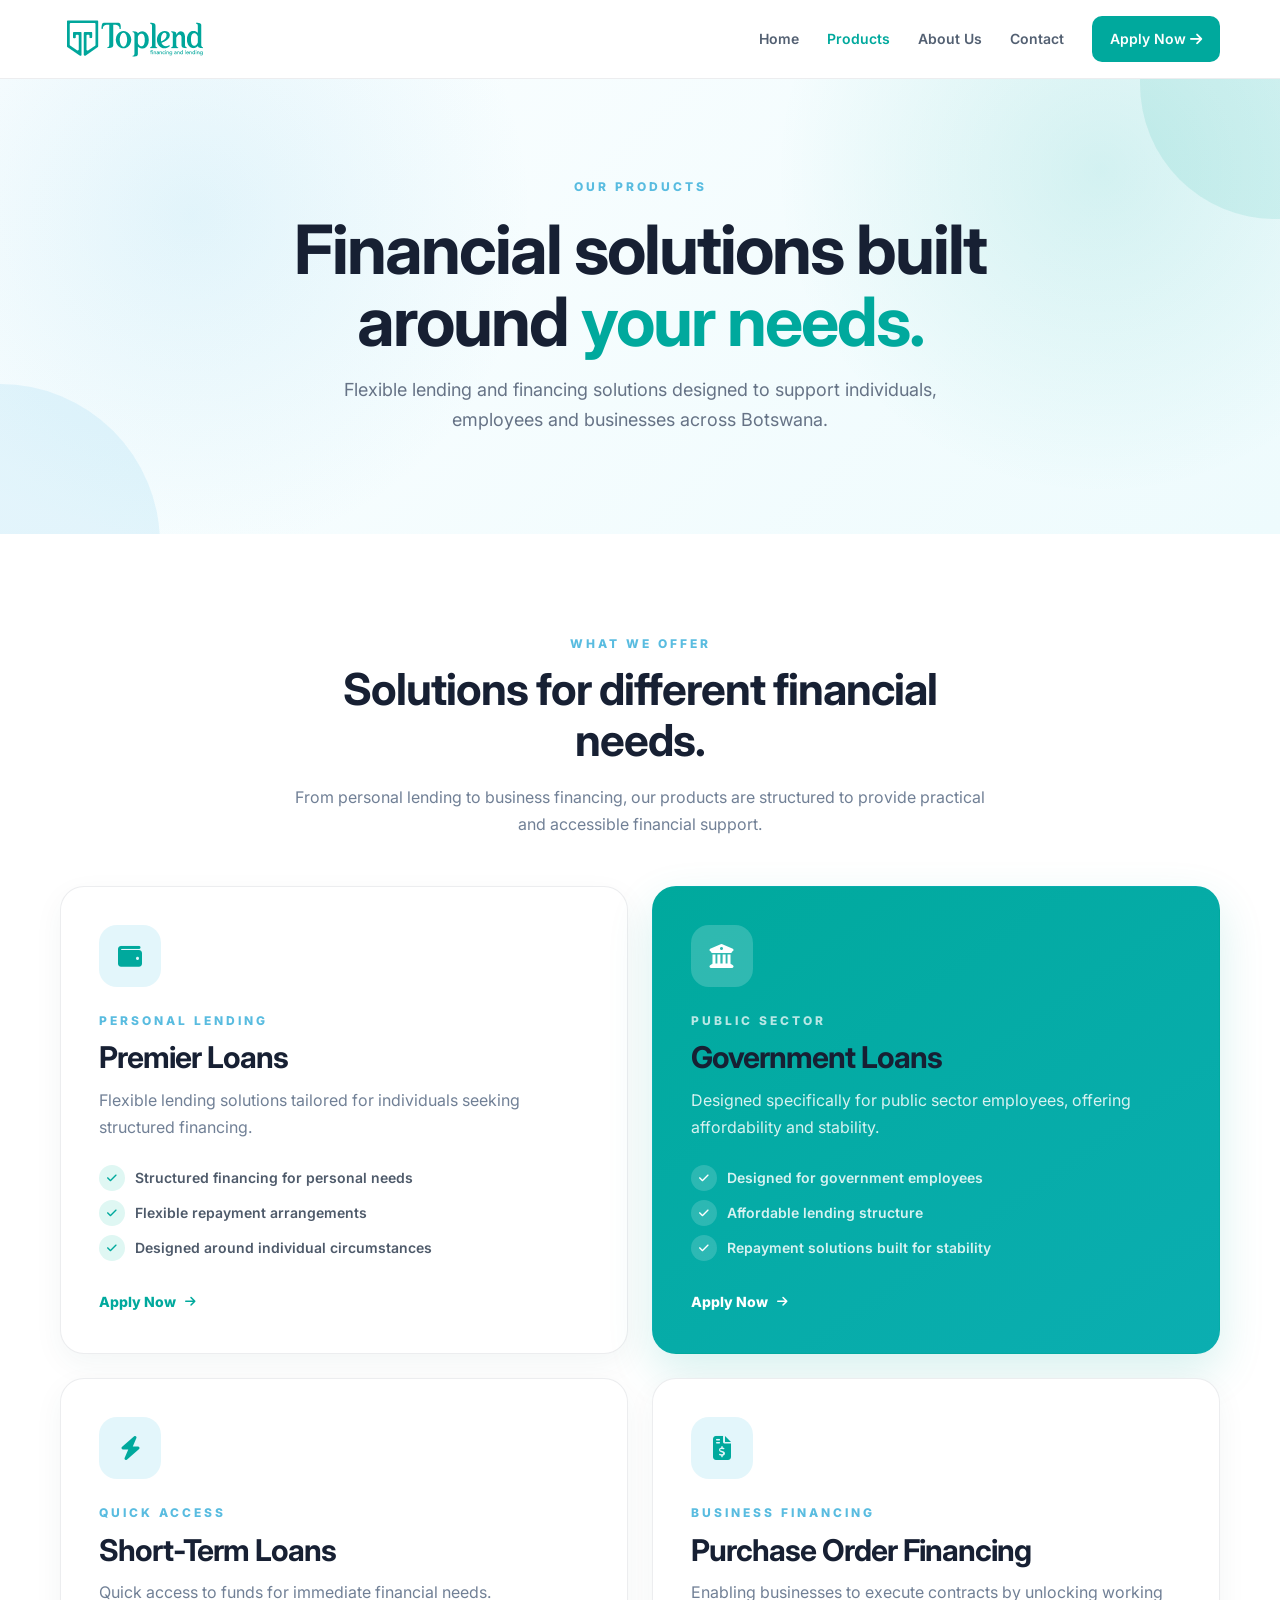
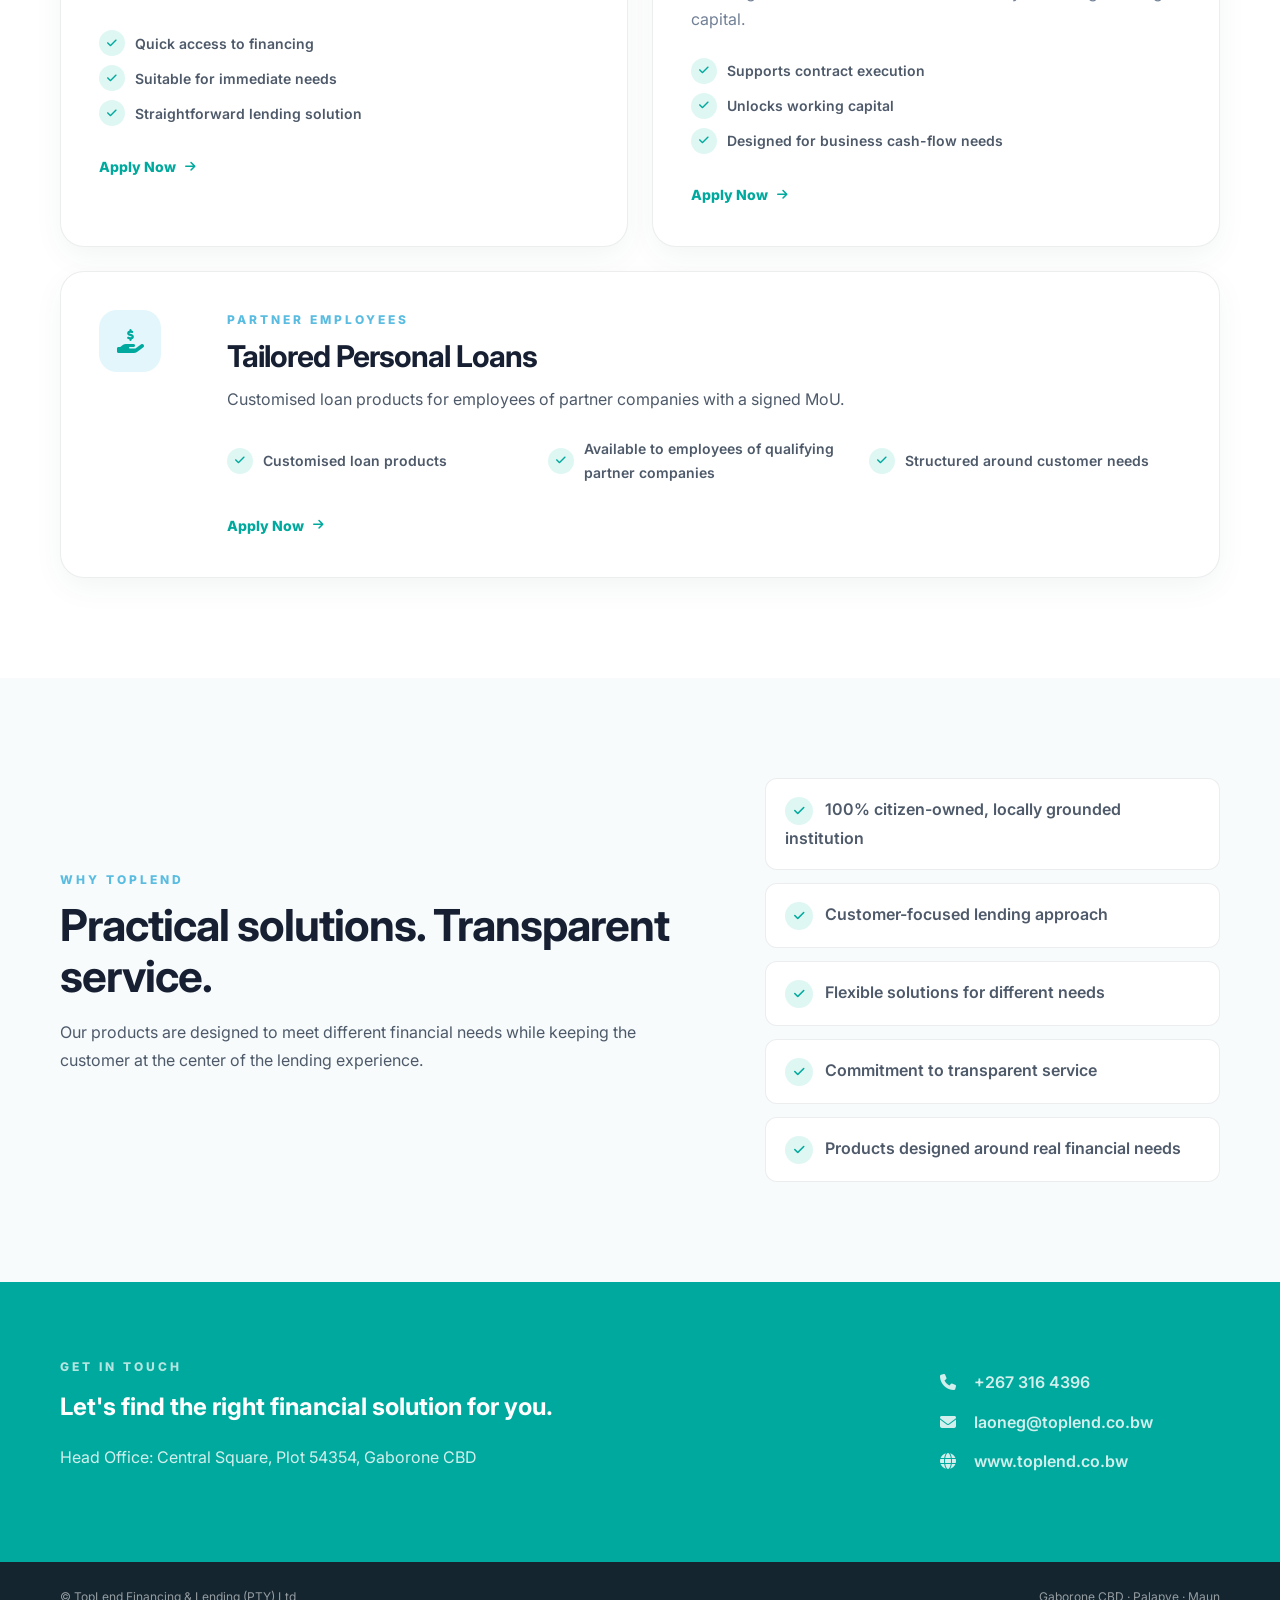
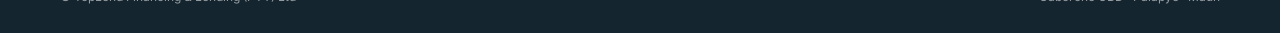
<file: products.html>
<!doctype html>
<html lang="en">
<head>
<meta charset="utf-8"><meta name="viewport" content="width=device-width,initial-scale=1">
<title>Products | TopLend</title>
<meta name="description" content="Explore TopLend's personal lending and business financing solutions in Botswana.">
<link rel="stylesheet" href="mynav.css">
<link rel="preconnect" href="https://fonts.googleapis.com"><link rel="preconnect" href="https://fonts.gstatic.com" crossorigin>
<link href="https://fonts.googleapis.com/css2?family=Inter:wght@400;500;600;700;800&display=swap" rel="stylesheet">
<link rel="stylesheet" href="https://cdnjs.cloudflare.com/ajax/libs/font-awesome/6.5.2/css/all.min.css">
</head>
<body>
<header class="site-header"><nav class="navbar">
<a class="brand" href="index.html"><img src="logo.png" alt="TopLend"></a>
<button class="menu-toggle" aria-label="Menu"><i class="fa-solid fa-bars"></i></button>
<div class="nav-links">
<a href="index.html">Home</a>
<a class="active" href="products.html">Products</a>
<a href="about.html">About Us</a>
<a href="contact.html">Contact</a>
<a class="nav-cta" href="apply.html">Apply Now <i class="fa-solid fa-arrow-right"></i></a>
</div></nav></header>
<main>
<section class="hero">
<div class="glow g1"></div><div class="glow g2"></div>
<div class="hero-content">
<div class="eyebrow">OUR PRODUCTS</div>
<h1>Financial solutions built around <span>your needs.</span></h1>
<p>Flexible lending and financing solutions designed to support individuals, employees and businesses across Botswana.</p>
</div>
</section>

<section class="section">
<div class="container">
<div class="center">
<div class="eyebrow">WHAT WE OFFER</div>
<h2>Solutions for different financial needs.</h2>
<p>From personal lending to business financing, our products are structured to provide practical and accessible financial support.</p>
</div>

<div class="product-showcase">

<article class="product-card">
<div class="product-icon"><i class="fa-solid fa-wallet"></i></div>
<div class="eyebrow">PERSONAL LENDING</div>
<h2>Premier Loans</h2>
<p>Flexible lending solutions tailored for individuals seeking structured financing.</p>
<div class="product-points">
<p><i class="fa-solid fa-check"></i> Structured financing for personal needs</p>
<p><i class="fa-solid fa-check"></i> Flexible repayment arrangements</p>
<p><i class="fa-solid fa-check"></i> Designed around individual circumstances</p>
</div>
<a class="product-link" href="premier-loan.html">Apply Now <i class="fa-solid fa-arrow-right"></i></a>
</article>

<article class="product-card featured-product">
<div class="product-icon"><i class="fa-solid fa-building-columns"></i></div>
<div class="eyebrow">PUBLIC SECTOR</div>
<h2>Government Loans</h2>
<p>Designed specifically for public sector employees, offering affordability and stability.</p>
<div class="product-points">
<p><i class="fa-solid fa-check"></i> Designed for government employees</p>
<p><i class="fa-solid fa-check"></i> Affordable lending structure</p>
<p><i class="fa-solid fa-check"></i> Repayment solutions built for stability</p>
</div>
<a class="product-link" href="governemnt.html">Apply Now <i class="fa-solid fa-arrow-right"></i></a>
</article>

<article class="product-card">
<div class="product-icon"><i class="fa-solid fa-bolt"></i></div>
<div class="eyebrow">QUICK ACCESS</div>
<h2>Short-Term Loans</h2>
<p>Quick access to funds for immediate financial needs.</p>
<div class="product-points">
<p><i class="fa-solid fa-check"></i> Quick access to financing</p>
<p><i class="fa-solid fa-check"></i> Suitable for immediate needs</p>
<p><i class="fa-solid fa-check"></i> Straightforward lending solution</p>
</div>
<a class="product-link" href="short-term.html">Apply Now <i class="fa-solid fa-arrow-right"></i></a>
</article>

<article class="product-card">
<div class="product-icon"><i class="fa-solid fa-file-invoice-dollar"></i></div>
<div class="eyebrow">BUSINESS FINANCING</div>
<h2>Purchase Order Financing</h2>
<p>Enabling businesses to execute contracts by unlocking working capital.</p>
<div class="product-points">
<p><i class="fa-solid fa-check"></i> Supports contract execution</p>
<p><i class="fa-solid fa-check"></i> Unlocks working capital</p>
<p><i class="fa-solid fa-check"></i> Designed for business cash-flow needs</p>
</div>
<a class="product-link" href="purchase-order.html">Apply Now <i class="fa-solid fa-arrow-right"></i></a>
</article>

<article class="product-card wide-product">
<div class="product-icon"><i class="fa-solid fa-hand-holding-dollar"></i></div>
<div>
<div class="eyebrow">PARTNER EMPLOYEES</div>
<h2>Tailored Personal Loans</h2>
<p>Customised loan products for employees of partner companies with a signed MoU.</p>
<div class="product-points inline-points">
<p><i class="fa-solid fa-check"></i> Customised loan products</p>
<p><i class="fa-solid fa-check"></i> Available to employees of qualifying partner companies</p>
<p><i class="fa-solid fa-check"></i> Structured around customer needs</p>
</div>
<a class="product-link" href="apply.html">Apply Now <i class="fa-solid fa-arrow-right"></i></a>
</div>
</article>

</div>
</div>
</section>

<section class="section light">
<div class="container why-grid">
<div>
<div class="eyebrow">WHY TOPLEND</div>
<h2>Practical solutions. Transparent service.</h2>
<p>Our products are designed to meet different financial needs while keeping the customer at the center of the lending experience.</p>
</div>
<div class="why-list">
<p><i class="fa-solid fa-check"></i> 100% citizen-owned, locally grounded institution</p>
<p><i class="fa-solid fa-check"></i> Customer-focused lending approach</p>
<p><i class="fa-solid fa-check"></i> Flexible solutions for different needs</p>
<p><i class="fa-solid fa-check"></i> Commitment to transparent service</p>
<p><i class="fa-solid fa-check"></i> Products designed around real financial needs</p>
</div>
</div>
</section>

<section class="contact" id="contact">
<div class="container contact-inner">
<div>
<div class="eyebrow">GET IN TOUCH</div>
<h2>Let's find the right financial solution for you.</h2>
<p>Head Office: Central Square, Plot 54354, Gaborone CBD</p>
</div>
<div class="contact-details">
<a href="tel:+2673164396"><i class="fa-solid fa-phone"></i> +267 316 4396</a>
<a href="mailto:laoneg@toplend.co.bw"><i class="fa-solid fa-envelope"></i> laoneg@toplend.co.bw</a>
<span><i class="fa-solid fa-globe"></i> www.toplend.co.bw</span>
</div>
</div>
</section>
</main>
<footer><div class="container footer-inner">
<span>© TopLend Financing &amp; Lending (PTY) Ltd</span>
<span>Gaborone CBD · Palapye · Maun</span>
</div></footer>
<script>
const b=document.querySelector('.menu-toggle'),n=document.querySelector('.nav-links');
b.addEventListener('click',()=>n.classList.toggle('open'));
</script>
</body></html>
</file>
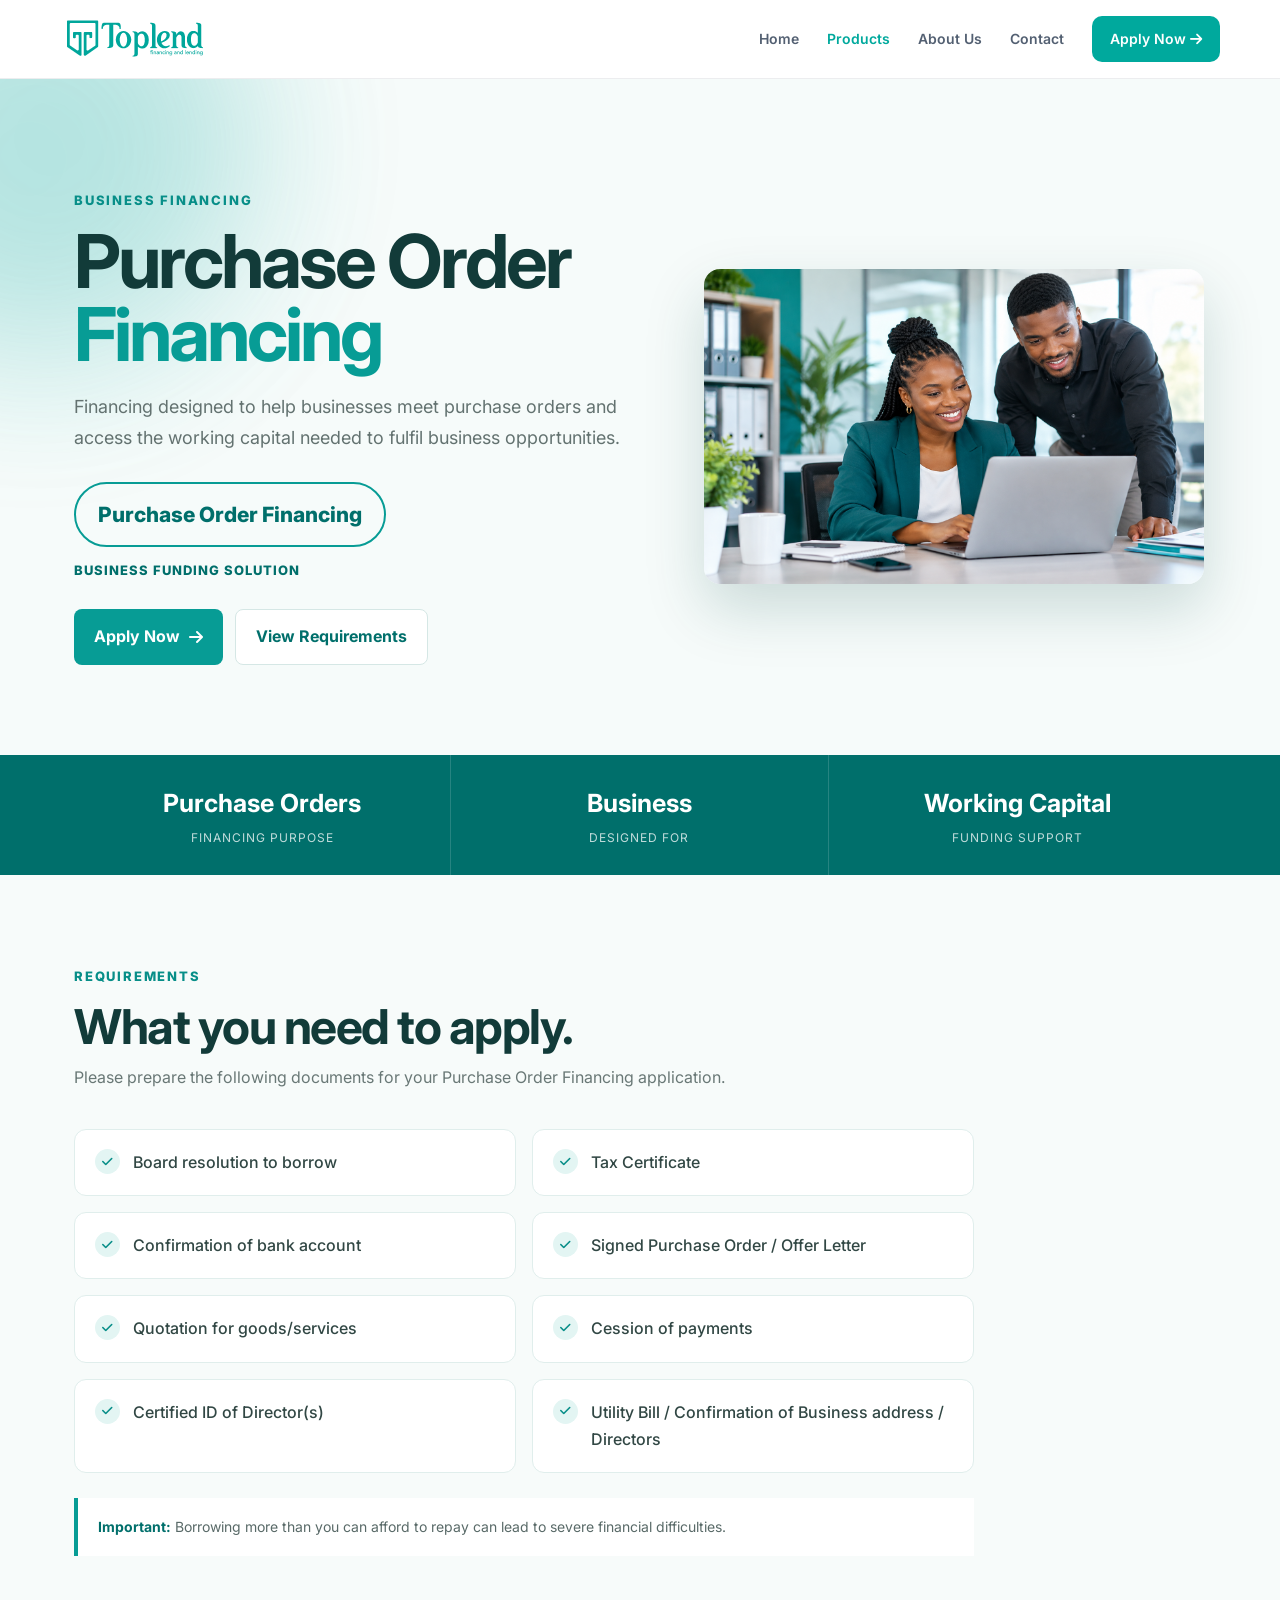
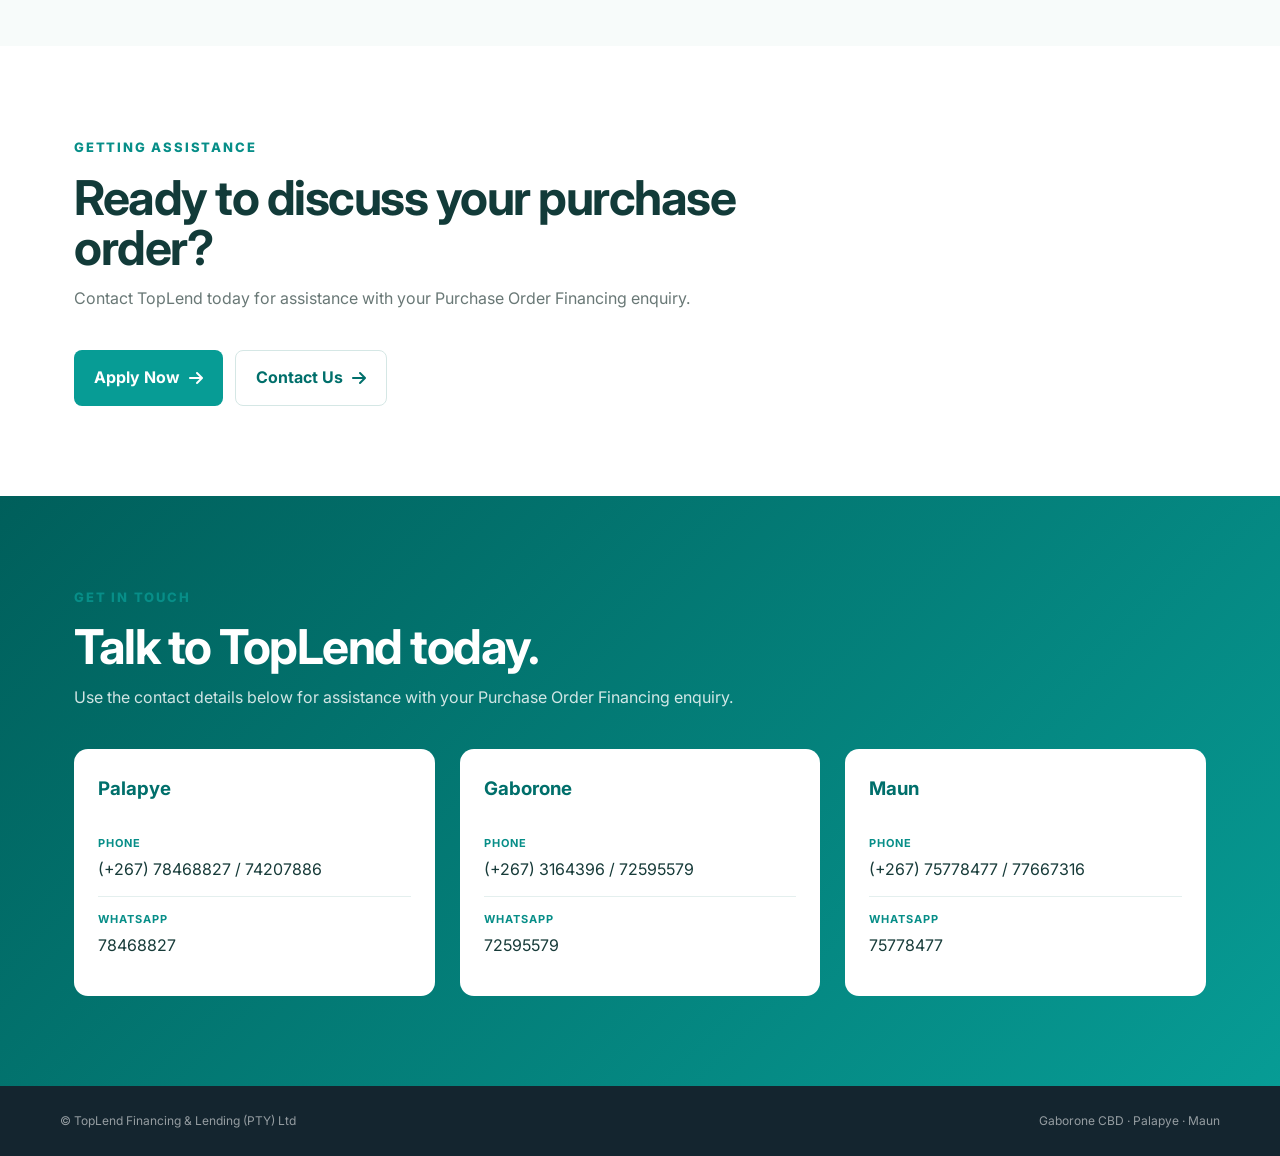
<file: purchase-order.html>
<!doctype html>
<html lang="en">
<head>
<meta charset="utf-8">
<meta name="viewport" content="width=device-width,initial-scale=1">
<title>Purchase Order Financing | TopLend</title>
<meta name="description" content="Purchase Order Financing from TopLend for businesses seeking support to fulfil purchase orders.">
<link rel="stylesheet" href="mynav.css">
<link rel="preconnect" href="https://fonts.googleapis.com">
<link rel="preconnect" href="https://fonts.gstatic.com" crossorigin>
<link href="https://fonts.googleapis.com/css2?family=Inter:wght@400;500;600;700;800&display=swap" rel="stylesheet">
<link rel="stylesheet" href="https://cdnjs.cloudflare.com/ajax/libs/font-awesome/6.5.2/css/all.min.css">

<style>
.loan-hero{position:relative;overflow:hidden;padding:110px 0 90px;background:#f6fbfa}
.loan-hero .glow{position:absolute;width:420px;height:420px;border-radius:50%;filter:blur(80px);opacity:.18;pointer-events:none}
.loan-hero .g1{background:#0b9f98;right:-130px;top:-150px}.loan-hero .g2{background:#55c9c1;left:-180px;bottom:-220px}
.loan-hero-inner{max-width:1180px;margin:auto;padding:0 24px;display:grid;grid-template-columns:1.05fr .95fr;gap:70px;align-items:center;position:relative;z-index:1}
.loan-eyebrow,.loan-section .eyebrow{color:#078e88;font-size:13px;font-weight:800;letter-spacing:1.8px;margin-bottom:14px}
.loan-hero h1{margin:0 0 20px;font-size:clamp(46px,5.8vw,76px);line-height:.98;letter-spacing:-3px;color:#123b39}
.loan-hero h1 span{color:#079c95}
.loan-hero-copy{max-width:620px;color:#637270;font-size:18px;line-height:1.75;margin:0 0 28px}
.loan-tag{display:inline-flex;align-items:center;gap:10px;padding:13px 22px;border:2px solid #079c95;border-radius:999px;color:#006f6b;font-size:21px;font-weight:800;margin-bottom:12px}
.loan-term{display:block;color:#006f6b;font-size:13px;font-weight:800;letter-spacing:1px;text-transform:uppercase;margin-bottom:28px}
.loan-actions{display:flex;gap:12px;flex-wrap:wrap}
.loan-btn{display:inline-flex;align-items:center;gap:9px;padding:13px 20px;border-radius:8px;font-weight:700;text-decoration:none;transition:.2s ease}
.loan-btn-primary{background:#079c95;color:#fff}.loan-btn-primary:hover{background:#006f6b;transform:translateY(-1px)}
.loan-btn-secondary{border:1px solid #d5e7e5;color:#006f6b;background:#fff}.loan-btn-secondary:hover{border-color:#079c95}
.loan-visual{position:relative;display:flex;justify-content:center}
.loan-visual:before{content:"";position:absolute;inset:8% 3%;background:#079c95;opacity:.12;border-radius:28px;transform:rotate(4deg)}
.loan-visual img{position:relative;z-index:1;width:min(100%,500px);height:315px;object-fit:cover;display:block;border-radius:16px;box-shadow:0 25px 60px rgba(0,70,67,.18)}
.loan-stats{background:#006f6b;color:#fff}.loan-stats-inner{max-width:1180px;margin:auto;padding:0 24px;display:grid;grid-template-columns:repeat(3,1fr)}
.loan-stat{padding:27px 20px;text-align:center;border-right:1px solid rgba(255,255,255,.15)}.loan-stat:last-child{border-right:0}
.loan-stat strong{display:block;font-size:25px}.loan-stat span{display:block;font-size:12px;text-transform:uppercase;letter-spacing:1px;opacity:.75;margin-top:4px}
.loan-section{padding:90px 0}.loan-container{max-width:1180px;margin:auto;padding:0 24px}
.loan-heading{max-width:760px;margin-bottom:38px}.loan-heading h2{margin:0 0 12px;color:#123b39;font-size:clamp(32px,4vw,48px);line-height:1.05;letter-spacing:-1.5px}
.loan-heading p{margin:0;color:#697876;line-height:1.7}
.requirements-section{background:#f7fbfa}.requirements-grid{display:grid;grid-template-columns:repeat(2,1fr);gap:16px;max-width:900px}
.requirement{display:flex;align-items:flex-start;gap:13px;background:#fff;border:1px solid #e0eeec;border-radius:12px;padding:19px 20px}
.requirement i{flex:0 0 25px;width:25px;height:25px;border-radius:50%;display:grid;place-items:center;background:#e3f5f3;color:#078e88;font-size:12px}
.requirement span{color:#314744;font-weight:500}
.loan-warning{max-width:900px;margin-top:25px;padding:18px 20px;border-left:4px solid #079c95;background:#fff;color:#596a68;font-size:14px;line-height:1.6}
.loan-warning strong{color:#006f6b}
.loan-contact{background:linear-gradient(135deg,#005f5b,#079c95);color:#fff}
.loan-contact .loan-heading h2{color:#fff}.loan-contact .loan-heading p{color:rgba(255,255,255,.82)}
.contact-grid{display:grid;grid-template-columns:repeat(3,1fr);gap:25px}
.contact-card{background:#fff;color:#173b39;border-radius:14px;padding:24px}.contact-card h3{margin:0 0 16px;color:#006f6b}
.contact-line{padding:13px 0;border-bottom:1px solid #e4efee}.contact-line:last-child{border-bottom:0}
.contact-line strong{display:block;color:#078e88;font-size:11px;text-transform:uppercase;letter-spacing:1px;margin-bottom:3px}
.contact-line a{color:#173b39;text-decoration:none}
@media(max-width:850px){.loan-hero{padding:75px 0 65px}.loan-hero-inner{grid-template-columns:1fr;gap:45px}.loan-visual{order:-1}.requirements-grid,.contact-grid{grid-template-columns:1fr}}
@media(max-width:600px){.loan-stats-inner{grid-template-columns:1fr}.loan-stat{border-right:0;border-bottom:1px solid rgba(255,255,255,.15)}.loan-stat:last-child{border-bottom:0}.loan-actions .loan-btn{width:100%;justify-content:center}.loan-hero h1{letter-spacing:-2px}}
</style>
</head>
<body>
<header class="site-header">
<nav class="navbar">
<a class="brand" href="index.html"><img src="logo.png" alt="TopLend"></a>
<button class="menu-toggle" aria-label="Menu"><i class="fa-solid fa-bars"></i></button>
<div class="nav-links">
<a href="index.html">Home</a>
<a class="active" href="products.html">Products</a>
<a href="about.html">About Us</a>
<a href="contact.html">Contact</a>
<a class="nav-cta" href="apply.html">Apply Now <i class="fa-solid fa-arrow-right"></i></a>
</div>
</nav>
</header>

<main>
<section class="loan-hero">
<div class="glow g1"></div><div class="glow g2"></div>
<div class="loan-hero-inner">
<div>
<div class="loan-eyebrow">BUSINESS FINANCING</div>
<h1>Purchase Order <span>Financing</span></h1>
<p class="loan-hero-copy">Financing designed to help businesses meet purchase orders and access the working capital needed to fulfil business opportunities.</p>
<div class="loan-tag">Purchase Order Financing</div>
<span class="loan-term">Business funding solution</span>
<div class="loan-actions">
<a class="loan-btn loan-btn-primary" href="apply.html">Apply Now <i class="fa-solid fa-arrow-right"></i></a>
<a class="loan-btn loan-btn-secondary" href="#requirements">View Requirements</a>
</div>
</div>
<div class="loan-visual">
<img src="purchase-order.png" alt="Purchase Order Financing">
</div>
</div>
</section>

<section class="loan-stats">
<div class="loan-stats-inner">
<div class="loan-stat"><strong>Purchase Orders</strong><span>Financing Purpose</span></div>
<div class="loan-stat"><strong>Business</strong><span>Designed For</span></div>
<div class="loan-stat"><strong>Working Capital</strong><span>Funding Support</span></div>
</div>
</section>

<section class="loan-section requirements-section" id="requirements">
<div class="loan-container">
<div class="loan-heading">
<div class="eyebrow">REQUIREMENTS</div>
<h2>What you need to apply.</h2>
<p>Please prepare the following documents for your Purchase Order Financing application.</p>
</div>
<div class="requirements-grid">
<div class="requirement"><i class="fa-solid fa-check"></i><span>Board resolution to borrow</span></div>
<div class="requirement"><i class="fa-solid fa-check"></i><span>Tax Certificate</span></div>
<div class="requirement"><i class="fa-solid fa-check"></i><span>Confirmation of bank account</span></div>
<div class="requirement"><i class="fa-solid fa-check"></i><span>Signed Purchase Order / Offer Letter</span></div>
<div class="requirement"><i class="fa-solid fa-check"></i><span>Quotation for goods/services</span></div>
<div class="requirement"><i class="fa-solid fa-check"></i><span>Cession of payments</span></div>
<div class="requirement"><i class="fa-solid fa-check"></i><span>Certified ID of Director(s)</span></div>
<div class="requirement"><i class="fa-solid fa-check"></i><span>Utility Bill / Confirmation of Business address / Directors</span></div>
</div>
<div class="loan-warning"><strong>Important:</strong> Borrowing more than you can afford to repay can lead to severe financial difficulties.</div>
</div>
</section>

<section class="loan-section">
<div class="loan-container">
<div class="loan-heading">
<div class="eyebrow">GETTING ASSISTANCE</div>
<h2>Ready to discuss your purchase order?</h2>
<p>Contact TopLend today for assistance with your Purchase Order Financing enquiry.</p>
</div>
<div class="loan-actions">
<a class="loan-btn loan-btn-primary" href="apply.html">Apply Now <i class="fa-solid fa-arrow-right"></i></a>
<a class="loan-btn loan-btn-secondary" href="contact.html">Contact Us <i class="fa-solid fa-arrow-right"></i></a>
</div>
</div>
</section>

<section class="loan-section loan-contact">
<div class="loan-container">
<div class="loan-heading">
<div class="eyebrow">GET IN TOUCH</div>
<h2>Talk to TopLend today.</h2>
<p>Use the contact details below for assistance with your Purchase Order Financing enquiry.</p>
</div>
<div class="contact-grid">
<div class="contact-card"><h3>Palapye</h3><div class="contact-line"><strong>Phone</strong><a href="tel:+26778468827">(+267) 78468827 / 74207886</a></div><div class="contact-line"><strong>WhatsApp</strong><a href="https://wa.me/26778468827">78468827</a></div></div>
<div class="contact-card"><h3>Gaborone</h3><div class="contact-line"><strong>Phone</strong><a href="tel:+2673164396">(+267) 3164396 / 72595579</a></div><div class="contact-line"><strong>WhatsApp</strong><a href="https://wa.me/26772595579">72595579</a></div></div>
<div class="contact-card"><h3>Maun</h3><div class="contact-line"><strong>Phone</strong><a href="tel:+26775778477">(+267) 75778477 / 77667316</a></div><div class="contact-line"><strong>WhatsApp</strong><a href="https://wa.me/26775778477">75778477</a></div></div>
</div>
</div>
</section>
</main>

<footer>
<div class="container footer-inner">
<span>© TopLend Financing &amp; Lending (PTY) Ltd</span>
<span>Gaborone CBD · Palapye · Maun</span>
</div>
</footer>

<script>
const b=document.querySelector('.menu-toggle'),n=document.querySelector('.nav-links');
if(b&&n){b.addEventListener('click',()=>n.classList.toggle('open'));}
</script>
</body>
</html>
</file>
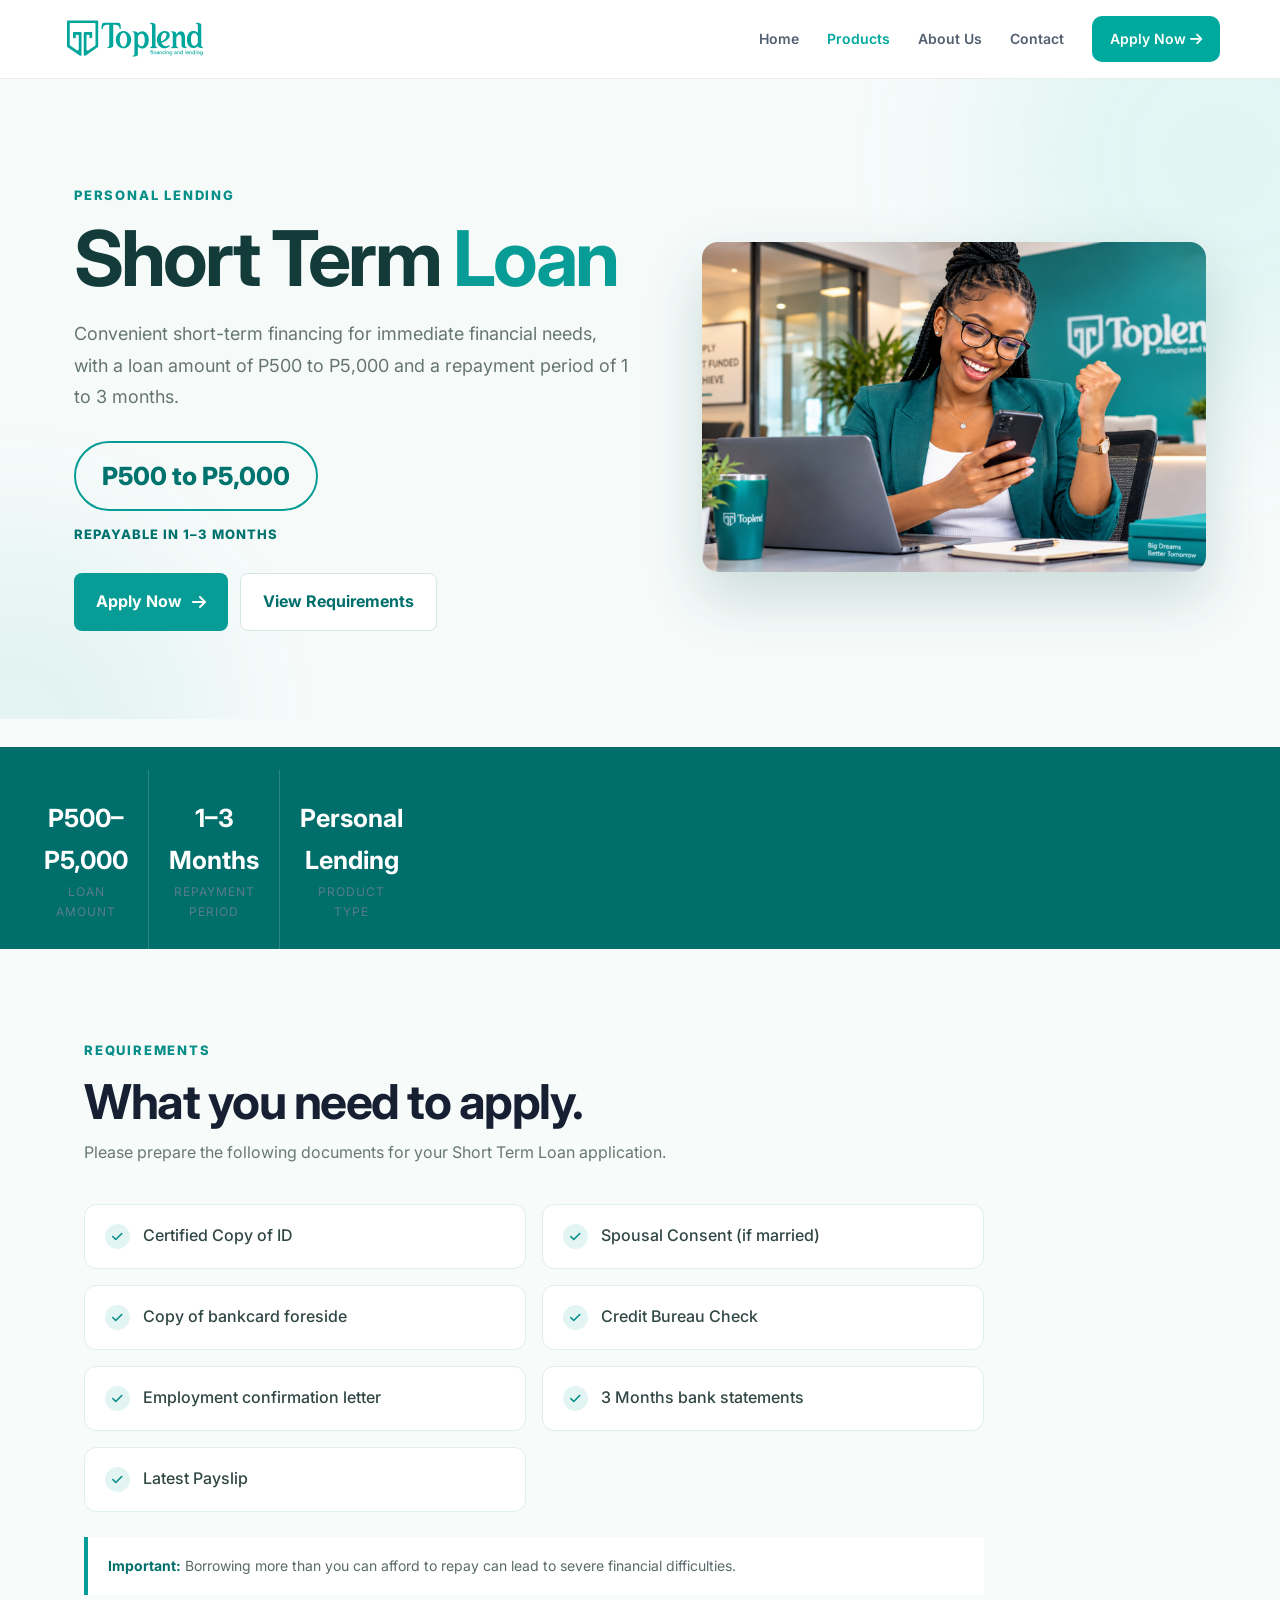
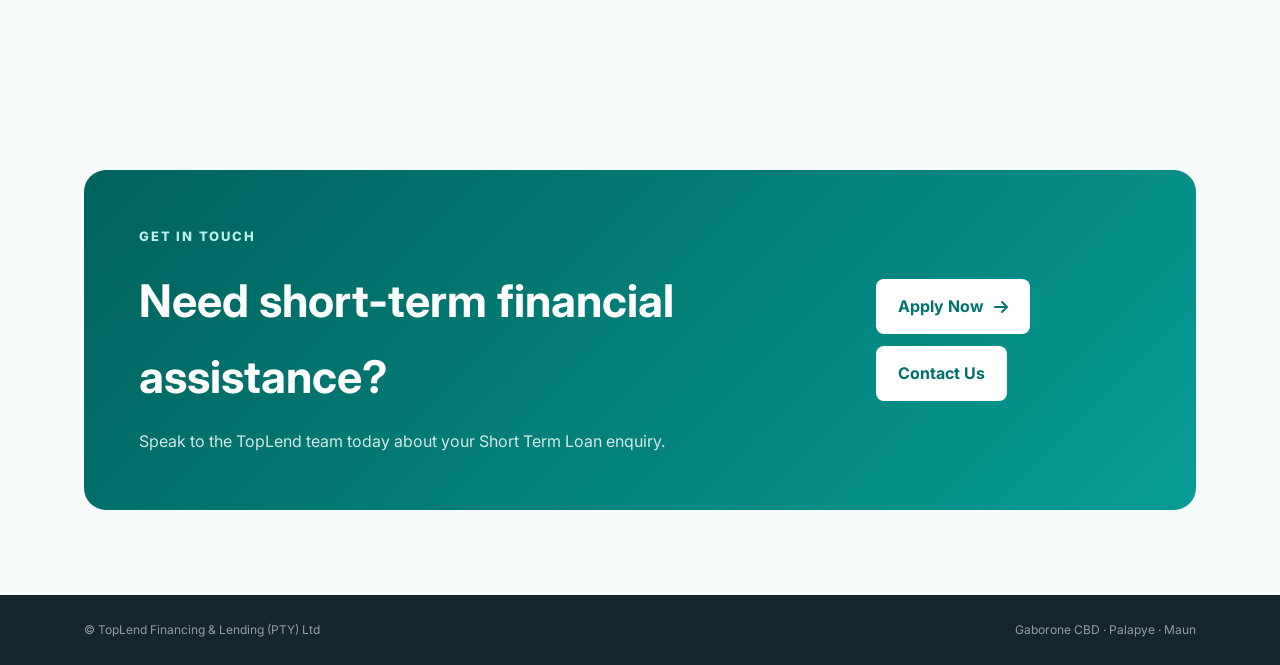
<file: short-term.html>
<!doctype html>
<html lang="en">
<head>
<meta charset="utf-8">
<meta name="viewport" content="width=device-width,initial-scale=1">
<title>Short Term Loan | TopLend</title>
<meta name="description" content="Short Term Loan from TopLend Financing & Lending in Botswana.">
<link rel="stylesheet" href="mynav.css">
<link rel="preconnect" href="https://fonts.googleapis.com">
<link rel="preconnect" href="https://fonts.gstatic.com" crossorigin>
<link href="https://fonts.googleapis.com/css2?family=Inter:wght@400;500;600;700;800&display=swap" rel="stylesheet">
<link rel="stylesheet" href="https://cdnjs.cloudflare.com/ajax/libs/font-awesome/6.5.2/css/all.min.css">

<style>
.loan-page{background:#f6fbfa;color:#123b39}
.loan-hero{position:relative;overflow:hidden;padding:105px 0 88px}
.loan-hero:before{content:"";position:absolute;width:480px;height:480px;border-radius:50%;background:#75d6d0;opacity:.15;filter:blur(70px);right:-180px;top:-160px}
.loan-hero:after{content:"";position:absolute;width:390px;height:390px;border-radius:50%;background:#0a9d96;opacity:.08;filter:blur(70px);left:-180px;bottom:-200px}
.loan-hero-inner{position:relative;z-index:1;max-width:1180px;margin:auto;padding:0 24px;display:grid;grid-template-columns:1.05fr .95fr;gap:70px;align-items:center}
.eyebrow{font-size:13px;font-weight:800;letter-spacing:1.8px;color:#078e88;margin-bottom:15px}
.loan-hero h1{font-size:clamp(48px,6vw,78px);line-height:.98;letter-spacing:-3px;margin:0 0 22px;color:#123b39}
.loan-hero h1 span{color:#079c95}
.loan-copy{font-size:18px;line-height:1.75;color:#657572;max-width:650px;margin:0 0 28px}
.amount{display:inline-block;border:2px solid #079c95;border-radius:999px;padding:12px 26px;color:#00736e;font-size:25px;font-weight:800;margin-bottom:12px}
.term{display:block;color:#00736e;font-size:13px;font-weight:800;letter-spacing:1px;text-transform:uppercase;margin-bottom:28px}
.actions{display:flex;gap:12px;flex-wrap:wrap}
.btn{display:inline-flex;align-items:center;gap:10px;padding:14px 22px;border-radius:8px;text-decoration:none;font-weight:700}
.btn-primary{background:#079c95;color:white}.btn-primary:hover{background:#006f6b}
.btn-secondary{background:white;color:#006f6b;border:1px solid #d5e7e5}
.visual{position:relative;display:flex;justify-content:center}
.visual:before{content:"";position:absolute;inset:8% 3%;background:#079c95;opacity:.13;border-radius:28px;transform:rotate(4deg)}
.visual img{position:relative;z-index:1;width:min(100%,520px);height:330px;object-fit:cover;border-radius:16px;box-shadow:0 25px 60px rgba(0,70,67,.18)}
.stats{background:#006f6b;color:white}
.stats-inner{max-width:1180px;margin:auto;padding:0 24px;display:grid;grid-template-columns:repeat(3,1fr)}
.stat{text-align:center;padding:27px 20px;border-right:1px solid rgba(255,255,255,.16)}
.stat:last-child{border-right:0}.stat strong{display:block;font-size:25px}.stat span{font-size:12px;text-transform:uppercase;letter-spacing:1px;opacity:.78}
.section{padding:90px 0}.container{max-width:1180px;margin:auto;padding:0 24px}
.heading{max-width:760px;margin-bottom:38px}.heading h2{font-size:clamp(32px,4vw,48px);line-height:1.05;letter-spacing:-1.5px;margin:0 0 12px}.heading p{color:#687875;line-height:1.7;margin:0}
.req-section{background:#f7fbfa}.requirements{display:grid;grid-template-columns:repeat(2,1fr);gap:16px;max-width:900px}
.req{display:flex;gap:13px;align-items:flex-start;background:white;border:1px solid #e0eeec;border-radius:12px;padding:19px 20px}
.req i{flex:0 0 25px;width:25px;height:25px;border-radius:50%;display:grid;place-items:center;background:#e3f5f3;color:#078e88;font-size:12px}
.req span{color:#314744;font-weight:500;line-height:1.45}
.warning{max-width:900px;margin-top:25px;padding:18px 20px;background:white;border-left:4px solid #079c95;color:#596a68;font-size:14px;line-height:1.6}
.warning strong{color:#006f6b}
.assist{padding:85px 0}.assist-box{background:linear-gradient(135deg,#00615d,#079c95);border-radius:22px;padding:55px;display:flex;justify-content:space-between;align-items:center;gap:30px;color:white}.assist-box .eyebrow{color:#b9efec}.assist-box h2{color:white;margin:0 0 12px;font-size:clamp(30px,4vw,45px)}.assist-box p{margin:0;color:rgba(255,255,255,.83);line-height:1.7}.assist-box .btn-secondary{border:0}
@media(max-width:850px){.loan-hero-inner{grid-template-columns:1fr;gap:45px}.visual{order:-1}.requirements{grid-template-columns:1fr}.assist-box{flex-direction:column;align-items:flex-start}}
@media(max-width:600px){.stats-inner{grid-template-columns:1fr}.stat{border-right:0;border-bottom:1px solid rgba(255,255,255,.16)}.stat:last-child{border-bottom:0}.loan-hero h1{letter-spacing:-2px}.actions .btn{width:100%;justify-content:center}.assist-box{padding:35px 26px}}
</style>
</head>

<body>
<header class="site-header">
<nav class="navbar">
<a class="brand" href="index.html"><img src="logo.png" alt="TopLend"></a>
<button class="menu-toggle" aria-label="Menu"><i class="fa-solid fa-bars"></i></button>
<div class="nav-links">
<a href="index.html">Home</a>
<a class="active" href="products.html">Products</a>
<a href="about.html">About Us</a>
<a href="contact.html">Contact</a>
<a class="nav-cta" href="apply.html">Apply Now <i class="fa-solid fa-arrow-right"></i></a>
</div>
</nav>
</header>

<main class="loan-page">
<section class="loan-hero">
<div class="loan-hero-inner">
<div>
<div class="eyebrow">PERSONAL LENDING</div>
<h1>Short Term <span>Loan</span></h1>
<p class="loan-copy">Convenient short-term financing for immediate financial needs, with a loan amount of P500 to P5,000 and a repayment period of 1 to 3 months.</p>
<div class="amount">P500 to P5,000</div>
<span class="term">Repayable in 1–3 months</span>
<div class="actions">
<a class="btn btn-primary" href="apply.html">Apply Now <i class="fa-solid fa-arrow-right"></i></a>
<a class="btn btn-secondary" href="#requirements">View Requirements</a>
</div>
</div>
<div class="visual">
<img src="short-term.png" alt="Coins representing short term financial assistance">
</div>
</div>
</section>

<section class="stats">
<div class="stats-inner">
<div class="stat"><strong>P500–P5,000</strong><span>Loan Amount</span></div>
<div class="stat"><strong>1–3 Months</strong><span>Repayment Period</span></div>
<div class="stat"><strong>Personal Lending</strong><span>Product Type</span></div>
</div>
</section>

<section class="section req-section" id="requirements">
<div class="container">
<div class="heading">
<div class="eyebrow">REQUIREMENTS</div>
<h2>What you need to apply.</h2>
<p>Please prepare the following documents for your Short Term Loan application.</p>
</div>

<div class="requirements">
<div class="req"><i class="fa-solid fa-check"></i><span>Certified Copy of ID</span></div>
<div class="req"><i class="fa-solid fa-check"></i><span>Spousal Consent (if married)</span></div>
<div class="req"><i class="fa-solid fa-check"></i><span>Copy of bankcard foreside</span></div>
<div class="req"><i class="fa-solid fa-check"></i><span>Credit Bureau Check</span></div>
<div class="req"><i class="fa-solid fa-check"></i><span>Employment confirmation letter</span></div>
<div class="req"><i class="fa-solid fa-check"></i><span>3 Months bank statements</span></div>
<div class="req"><i class="fa-solid fa-check"></i><span>Latest Payslip</span></div>
</div>

<div class="warning"><strong>Important:</strong> Borrowing more than you can afford to repay can lead to severe financial difficulties.</div>
</div>
</section>

<section class="assist">
<div class="container">
<div class="assist-box">
<div>
<div class="eyebrow">GET IN TOUCH</div>
<h2>Need short-term financial assistance?</h2>
<p>Speak to the TopLend team today about your Short Term Loan enquiry.</p>
</div>
<div class="actions">
<a class="btn btn-primary" style="background:#fff;color:#00736e" href="apply.html">Apply Now <i class="fa-solid fa-arrow-right"></i></a>
<a class="btn btn-secondary" href="contact.html">Contact Us</a>
</div>
</div>
</div>
</section>
</main>

<footer>
<div class="container footer-inner">
<span>© TopLend Financing &amp; Lending (PTY) Ltd</span>
<span>Gaborone CBD · Palapye · Maun</span>
</div>
</footer>

<script>
const b=document.querySelector('.menu-toggle'),n=document.querySelector('.nav-links');
if(b&&n){b.addEventListener('click',()=>n.classList.toggle('open'));}
</script>
</body>
</html>
</file>
<file: mynav.css>
:root{--teal:#00a99d;--sky:#79c9e8;--navy:#172033;--text:#4e5a6a;--muted:#718096;--bg:#f7fbfc;--white:#fff;--border:rgba(23,32,51,.08);--shadow:0 18px 50px rgba(28,69,87,.08);--r:18px}*{box-sizing:border-box}html{scroll-behavior:smooth}body{margin:0;font-family:Inter,Arial,sans-serif;color:var(--text);line-height:1.7}a{text-decoration:none;color:inherit}.container{width:min(1160px,calc(100% - 40px));margin:auto}.site-header{background:rgba(255,255,255,.96);border-bottom:1px solid var(--border);position:relative;z-index:10}.navbar{width:min(1160px,calc(100% - 40px));min-height:78px;margin:auto;display:flex;align-items:center;justify-content:space-between}.brand{font-size:24px;font-weight:800;color:var(--navy);display:flex;gap:9px;align-items:center}.brand>span:last-child{color:var(--teal)}.brand-mark,.icon,.big-icon{display:grid;place-items:center}.brand-mark{width:40px;height:40px;border-radius:12px;color:#fff;background:linear-gradient(145deg,#7bd0eb,#00a99d)}.nav-links{display:flex;align-items:center;gap:28px;font-size:14px;font-weight:600;color:#536072}.nav-links a:hover,.nav-links .active{color:var(--teal)}.nav-cta{padding:11px 18px;border-radius:10px;background:var(--teal);color:#fff!important}.menu-toggle{display:none;border:0;background:none;font-size:22px}.hero{min-height:455px;display:grid;place-items:center;text-align:center;position:relative;overflow:hidden;background:radial-gradient(circle at 15% 30%,rgba(121,201,232,.18),transparent 30%),radial-gradient(circle at 86% 20%,rgba(0,169,157,.13),transparent 28%),linear-gradient(135deg,#fbfeff,#eefbfd)}.hero-content{max-width:820px;padding:75px 0;position:relative;z-index:2}.eyebrow{color:#59bce0;font-size:12px;letter-spacing:3px;font-weight:800}.hero h1{margin:15px 0 18px;color:var(--navy);font-size:clamp(42px,6vw,68px);line-height:1.06;letter-spacing:-2px}.hero h1 span{color:var(--teal)}.hero p{max-width:680px;margin:auto;font-size:18px;color:#667386}.glow{position:absolute;border-radius:50%}.g1{width:320px;height:320px;left:-160px;bottom:-170px;background:rgba(121,201,232,.16)}.g2{width:270px;height:270px;right:-130px;top:-130px;background:rgba(0,169,157,.11)}.section{padding:100px 0}.light,.why{background:var(--bg)}.two-col,.growth,.why-grid{display:grid;grid-template-columns:1.15fr .85fr;gap:80px;align-items:center}.section h2{margin:10px 0 18px;color:var(--navy);font-size:clamp(30px,4vw,44px);line-height:1.15;letter-spacing:-1px}.section p{margin:0 0 16px}.info-card,.people article{padding:42px;border:1px solid var(--border);border-radius:24px;background:linear-gradient(145deg,#fff,#f4fbfd);box-shadow:var(--shadow)}.icon,.big-icon{width:60px;height:60px;border-radius:18px;background:#e3f6fb;color:var(--teal);font-size:23px}.info-card small,.direction-grid small{display:block;margin-top:25px;color:var(--teal);font-size:11px;letter-spacing:2px;font-weight:800}.info-card h3{font-size:25px;line-height:1.25;color:var(--navy)}.stats{display:grid;grid-template-columns:repeat(3,1fr);gap:12px;margin-top:28px;padding-top:22px;border-top:1px solid var(--border)}.stats b,.stats span{display:block}.stats b{color:var(--teal);font-size:20px}.stats span{font-size:11px;color:var(--muted)}.center{text-align:center;max-width:700px;margin:0 auto 48px}.center p{color:var(--muted)}.direction-grid{display:grid;grid-template-columns:repeat(3,1fr);gap:22px}.direction-grid article{padding:36px 32px;border:1px solid var(--border);border-radius:var(--r);background:#fff;box-shadow:0 10px 30px rgba(28,69,87,.05)}.direction-grid article.featured{background:linear-gradient(145deg,#00a99d,#0baeb1);color:#fff;transform:translateY(-8px)}.featured .icon{background:rgba(255,255,255,.18);color:#fff}.direction-grid h3{color:var(--navy);font-size:22px;margin:8px 0 10px}.featured h3{color:#fff}.featured p{color:rgba(255,255,255,.84)}.featured small{color:rgba(255,255,255,.75)}.values{display:flex;justify-content:center;gap:14px;flex-wrap:wrap;margin-top:34px}.values span{padding:10px 17px;border-radius:999px;background:#fff;border:1px solid var(--border);font-weight:700;font-size:13px}.values span:before{content:'✓';color:var(--teal);margin-right:7px}.people{display:grid;grid-template-columns:1fr 1fr;gap:24px}.people article{background:#fff}.big-icon{margin-bottom:28px;background:linear-gradient(145deg,#e7f9fd,#d7f2f6)}.products{display:grid;grid-template-columns:repeat(2,1fr);gap:16px}.products>div{display:flex;gap:20px;padding:25px;background:#fff;border:1px solid var(--border);border-radius:16px}.products>div>i{flex:0 0 48px;width:48px;height:48px;display:grid;place-items:center;border-radius:14px;background:#e5f7fb;color:var(--teal)}.products h3{margin:1px 0 5px;color:var(--navy);font-size:17px}.products p{margin:0;color:var(--muted);font-size:14px}.points{display:grid;gap:12px;margin-top:25px}.points p{display:flex;align-items:center;gap:13px;font-weight:600}.points i{width:34px;height:34px;border-radius:10px;display:grid;place-items:center;background:#e8f8fa;color:var(--teal)}.gov{padding:42px;border-radius:24px;background:#172b38;color:rgba(255,255,255,.76);box-shadow:0 20px 55px rgba(23,43,56,.16)}.gov .icon{margin-bottom:25px;background:rgba(121,201,232,.14);color:#7bd0eb}.gov h3{color:#fff;font-size:28px;margin:8px 0 20px}.gov ul{list-style:none;padding:0;margin:0}.gov li{padding:10px 0 10px 23px;border-top:1px solid rgba(255,255,255,.08);position:relative}.gov li:before{content:'✓';position:absolute;left:0;color:#70d6ce}.why-grid{gap:90px}.why-list{display:grid;gap:13px}.why-list p{margin:0;padding:17px 19px;background:#fff;border-radius:12px;border:1px solid var(--border);font-weight:600}.why-list i{width:28px;height:28px;border-radius:50%;display:inline-grid;place-items:center;background:#dff7f3;color:var(--teal);font-size:12px;margin-right:8px}.contact{padding:75px 0;background:var(--teal);color:rgba(255,255,255,.82)}.contact-inner{display:flex;justify-content:space-between;align-items:center;gap:50px}.contact .eyebrow{color:rgba(255,255,255,.7)}.contact h2{color:#fff;max-width:650px;margin:10px 0}.contact-details{min-width:280px;display:grid;gap:12px;font-weight:600}.contact-details i{width:22px;margin-right:8px}footer{padding:25px 0;background:#14252f;color:rgba(255,255,255,.55);font-size:12px}.footer-inner{display:flex;justify-content:space-between}.nav-links.open{display:flex}
@media(max-width:900px){.menu-toggle{display:block}.nav-links{display:none;position:absolute;top:78px;left:20px;right:20px;flex-direction:column;align-items:stretch;gap:0;padding:12px;border-radius:16px;background:#fff;box-shadow:0 18px 40px rgba(23,32,51,.12);border:1px solid var(--border)}.nav-links a{padding:12px}.nav-cta{text-align:center}.two-col,.growth,.why-grid{grid-template-columns:1fr;gap:45px}.direction-grid,.people{grid-template-columns:1fr}.direction-grid .featured{transform:none}.products{grid-template-columns:1fr}.contact-inner{flex-direction:column;align-items:flex-start}}
@media(max-width:560px){.container,.navbar{width:calc(100% - 28px)}.section{padding:70px 0}.hero{min-height:410px}.hero h1{letter-spacing:-1px}.info-card,.people article,.gov{padding:28px}.stats{grid-template-columns:1fr}.footer-inner{flex-direction:column;gap:8px}}

/* ===== PRODUCTS PAGE ===== */
.product-showcase{display:grid;grid-template-columns:repeat(2,1fr);gap:24px}
.product-card{padding:38px;border:1px solid var(--border);border-radius:24px;background:#fff;box-shadow:0 10px 30px rgba(28,69,87,.05)}
.product-card.featured-product{background:linear-gradient(145deg,#00a99d,#0baeb1);color:#fff;border-color:transparent;box-shadow:0 18px 45px rgba(0,169,157,.16)}
.product-card.wide-product{grid-column:1/-1;display:grid;grid-template-columns:100px 1fr;gap:28px;align-items:start}
.product-icon{width:62px;height:62px;border-radius:18px;display:grid;place-items:center;background:#e3f6fb;color:var(--teal);font-size:24px;margin-bottom:24px}
.featured-product .product-icon{background:rgba(255,255,255,.18);color:#fff}
.product-card h2{margin:9px 0 12px;font-size:30px}
.product-card>p{color:var(--muted);max-width:600px}
.featured-product>p,.featured-product .product-points p{color:rgba(255,255,255,.84)}
.featured-product .eyebrow{color:rgba(255,255,255,.72)}
.product-points{display:grid;gap:9px;margin:24px 0}
.product-points p{margin:0;display:flex;align-items:center;gap:10px;font-size:14px;font-weight:600}
.product-points i{width:26px;height:26px;border-radius:50%;display:grid;place-items:center;background:#dff7f3;color:var(--teal);font-size:11px;flex:0 0 26px}
.featured-product .product-points i{background:rgba(255,255,255,.16);color:#fff}
.inline-points{grid-template-columns:repeat(3,1fr)}
.product-link{display:inline-flex;align-items:center;gap:9px;margin-top:5px;color:var(--teal);font-weight:800;font-size:14px}
.featured-product .product-link{color:#fff}
.product-link i{font-size:12px}
@media(max-width:900px){
.product-showcase{grid-template-columns:1fr}
.product-card.wide-product{grid-column:auto;grid-template-columns:1fr}
.inline-points{grid-template-columns:1fr}
}
</file>
<file: apply.css>
/* =========================================================
   TOPLEND — APPLY NOW PAGE
   Page-specific styling. The main site navigation still uses mynav.css.
   ========================================================= */
:root{
  --apply-navy:#18243a;
  --apply-text:#46556b;
  --apply-muted:#7d8999;
  --apply-teal:#00a99d;
  --apply-sky:#73c7e5;
  --apply-pale:#f4fafb;
  --apply-line:#e4ebef;
  --apply-white:#ffffff;
  --apply-shadow:0 24px 70px rgba(25,48,67,.12);
  --apply-radius:28px;
}

.apply-page{
  background:
    radial-gradient(circle at 8% 20%, rgba(115,199,229,.14), transparent 24%),
    radial-gradient(circle at 92% 72%, rgba(0,169,157,.10), transparent 25%),
    #f5f9fa;
  color:var(--apply-text);
}

.apply-page .apply-hero{
  position:relative;
  overflow:hidden;
  min-height:390px;
  display:flex;
  align-items:center;
  padding:70px 0 95px;
  background:linear-gradient(135deg,#eef9fb 0%,#f9fbfc 48%,#edf8fb 100%);
}

.apply-hero .hero-shape{
  position:absolute;
  border-radius:42% 58% 62% 38% / 38% 42% 58% 62%;
  opacity:.78;
  filter:blur(.1px);
}
.apply-hero .shape-one{
  width:470px;height:300px;right:-80px;top:-80px;
  background:linear-gradient(145deg,rgba(115,199,229,.32),rgba(115,199,229,.07));
  transform:rotate(16deg);
}
.apply-hero .shape-two{
  width:360px;height:250px;left:-120px;bottom:-110px;
  background:linear-gradient(145deg,rgba(0,169,157,.18),rgba(115,199,229,.10));
  transform:rotate(-17deg);
}
.apply-hero .shape-three{
  width:150px;height:150px;right:24%;bottom:-70px;
  background:rgba(24,36,58,.05);
}

.apply-hero-inner{
  position:relative;
  z-index:1;
  width:min(900px,calc(100% - 40px));
  margin:auto;
  text-align:center;
}

.apply-kicker{
  display:inline-flex;
  align-items:center;
  gap:9px;
  color:var(--apply-teal);
  font-size:12px;
  letter-spacing:2.8px;
  font-weight:800;
  text-transform:uppercase;
}
.apply-kicker::before{
  content:"";
  width:28px;height:2px;
  background:var(--apply-teal);
  border-radius:99px;
}
.apply-hero h1{
  margin:14px auto 16px;
  color:var(--apply-navy);
  font-size:clamp(42px,6vw,68px);
  line-height:1.02;
  letter-spacing:-2.5px;
  max-width:780px;
}
.apply-hero h1 span{color:var(--apply-teal)}
.apply-hero p{
  max-width:700px;
  margin:0 auto;
  font-size:17px;
  line-height:1.8;
  color:var(--apply-text);
}

.apply-wrap{
  position:relative;
  z-index:2;
  width:min(1040px,calc(100% - 32px));
  margin:-52px auto 90px;
}

.apply-card{
  background:var(--apply-white);
  border:1px solid rgba(24,36,58,.07);
  border-radius:var(--apply-radius);
  box-shadow:var(--apply-shadow);
  overflow:hidden;
}

.apply-topbar{
  padding:27px 38px 23px;
  border-bottom:1px solid var(--apply-line);
  background:rgba(255,255,255,.96);
}
.apply-topbar-row{
  display:flex;
  justify-content:space-between;
  align-items:center;
  gap:20px;
  margin-bottom:19px;
}
.apply-step-label{
  color:var(--apply-navy);
  font-size:14px;
  font-weight:800;
}
.apply-step-label span{color:var(--apply-muted);font-weight:600}
.apply-progress{
  height:7px;
  background:#edf2f4;
  border-radius:999px;
  overflow:hidden;
}
.apply-progress-bar{
  height:100%;
  width:20%;
  background:linear-gradient(90deg,var(--apply-teal),var(--apply-sky));
  border-radius:999px;
  transition:width .3s ease;
}

.apply-content{padding:43px 48px 48px}

.apply-intro{
  display:grid;
  grid-template-columns:1fr auto;
  gap:30px;
  align-items:start;
  margin-bottom:36px;
}
.apply-intro .eyebrow{
  margin:0 0 7px;
  color:var(--apply-teal);
  font-size:11px;
  letter-spacing:2.4px;
  font-weight:800;
}
.apply-intro h2{
  margin:0;
  color:var(--apply-navy);
  font-size:34px;
  line-height:1.15;
  letter-spacing:-1px;
}
.apply-intro p{
  margin:10px 0 0;
  max-width:680px;
  color:var(--apply-muted);
  line-height:1.7;
}
.apply-office-note{
  max-width:220px;
  padding:15px 17px;
  border-radius:17px;
  background:#f0faf9;
  color:#34736f;
  font-size:12px;
  line-height:1.6;
  border:1px solid rgba(0,169,157,.12);
}
.apply-office-note strong{display:block;color:var(--apply-navy);margin-bottom:3px}

.apply-panel{display:none;animation:applyFade .25s ease}
.apply-panel.active{display:block}
@keyframes applyFade{from{opacity:0;transform:translateY(6px)}to{opacity:1;transform:none}}

.apply-section-head{
  display:flex;
  align-items:center;
  gap:14px;
  margin:0 0 24px;
  padding-bottom:14px;
  border-bottom:1px solid var(--apply-line);
}
.apply-section-number{
  width:38px;height:38px;
  flex:0 0 38px;
  display:grid;
  place-items:center;
  border-radius:12px;
  background:#e8f8f7;
  color:var(--apply-teal);
  font-size:13px;
  font-weight:900;
}
.apply-section-head h3{
  margin:0;
  color:var(--apply-navy);
  font-size:21px;
  line-height:1.2;
}
.apply-section-head p{
  margin:3px 0 0;
  color:var(--apply-muted);
  font-size:13px;
}

.apply-grid{
  display:grid;
  grid-template-columns:1fr 1fr;
  gap:20px 22px;
}
.apply-field{min-width:0}
.apply-field.full{grid-column:1/-1}
.apply-field label{
  display:block;
  margin:0 0 8px;
  color:var(--apply-navy);
  font-size:13px;
  line-height:1.3;
  font-weight:800;
}
.apply-field label .required{color:var(--apply-teal)}
.apply-field input,
.apply-field select,
.apply-field textarea{
  width:100%;
  min-height:49px;
  padding:12px 15px;
  border:1px solid #dce5ea;
  border-radius:13px;
  background:#fbfcfd;
  color:var(--apply-navy);
  font:inherit;
  font-size:14px;
  outline:none;
  transition:.2s ease;
}
.apply-field input::placeholder,
.apply-field textarea::placeholder{color:#a5afba}
.apply-field input:hover,
.apply-field select:hover,
.apply-field textarea:hover{border-color:#c8d7de}
.apply-field input:focus,
.apply-field select:focus,
.apply-field textarea:focus{
  border-color:var(--apply-teal);
  background:#fff;
  box-shadow:0 0 0 4px rgba(0,169,157,.09);
}
.apply-field textarea{min-height:120px;resize:vertical}
.apply-field small{
  display:block;
  margin-top:7px;
  color:var(--apply-muted);
  font-size:11px;
  line-height:1.5;
}

.apply-choice-row{display:flex;flex-wrap:wrap;gap:9px}
.apply-choice{position:relative}
.apply-choice input{position:absolute;opacity:0;pointer-events:none}
.apply-choice label{
  display:flex;
  align-items:center;
  min-height:44px;
  padding:10px 15px;
  margin:0;
  border:1px solid #dce5ea;
  border-radius:12px;
  background:#fbfcfd;
  color:var(--apply-text);
  font-size:13px;
  font-weight:700;
  cursor:pointer;
  transition:.2s ease;
}
.apply-choice label::before{
  content:"";
  width:14px;height:14px;
  margin-right:8px;
  border:1.5px solid #b5c1c9;
  border-radius:50%;
}
.apply-choice input:checked + label{
  border-color:rgba(0,169,157,.45);
  background:#effaf8;
  color:#087f78;
}
.apply-choice input:checked + label::before{
  border:4px solid var(--apply-teal);
}

.apply-download{
  display:flex;
  align-items:center;
  gap:15px;
  margin-bottom:28px;
  padding:18px 20px;
  border-radius:17px;
  background:linear-gradient(135deg,#f1fafb,#f8fbfc);
  border:1px solid #dfecef;
}
.apply-download-icon{
  width:46px;height:46px;
  flex:0 0 46px;
  display:grid;
  place-items:center;
  border-radius:13px;
  background:#dff6f4;
  color:var(--apply-teal);
  font-size:18px;
}
.apply-download-copy{flex:1}
.apply-download-copy strong{display:block;color:var(--apply-navy);font-size:14px}
.apply-download-copy span{display:block;color:var(--apply-muted);font-size:12px;margin-top:2px}
.apply-download a{
  display:inline-flex;
  align-items:center;
  gap:8px;
  white-space:nowrap;
  padding:10px 14px;
  border-radius:10px;
  background:var(--apply-navy);
  color:#fff;
  font-size:12px;
  font-weight:800;
}
.apply-download a:hover{background:var(--apply-teal)}

.apply-upload{
  position:relative;
  border:1.5px dashed #bdd1d8;
  border-radius:17px;
  padding:24px;
  background:#fbfdfd;
}
.apply-upload input[type=file]{
  min-height:auto;
  padding:12px;
  background:#fff;
}
.apply-upload.primary-upload{border-color:rgba(0,169,157,.35);background:#f5fcfb}

.apply-check{
  display:flex;
  gap:12px;
  align-items:flex-start;
  padding:18px 19px;
  margin-top:23px;
  border-radius:15px;
  background:#f8fafb;
  border:1px solid var(--apply-line);
}
.apply-check input{width:18px;height:18px;margin:2px 0 0;accent-color:var(--apply-teal)}
.apply-check label{margin:0;color:var(--apply-text);font-size:12px;line-height:1.65;font-weight:600}

.apply-nav{
  display:flex;
  justify-content:space-between;
  align-items:center;
  gap:15px;
  margin-top:35px;
  padding-top:25px;
  border-top:1px solid var(--apply-line);
}
.apply-btn{
  display:inline-flex;
  align-items:center;
  justify-content:center;
  gap:9px;
  min-height:48px;
  padding:12px 21px;
  border:0;
  border-radius:12px;
  font:inherit;
  font-size:13px;
  font-weight:800;
  cursor:pointer;
  transition:.2s ease;
}
.apply-btn.secondary{background:#f0f4f6;color:var(--apply-navy)}
.apply-btn.secondary:hover{background:#e7eef1}
.apply-btn.primary{background:var(--apply-teal);color:#fff;box-shadow:0 10px 22px rgba(0,169,157,.16)}
.apply-btn.primary:hover{transform:translateY(-1px);filter:brightness(.97)}
.apply-btn.submit{background:var(--apply-navy);color:#fff;box-shadow:0 10px 22px rgba(24,36,58,.15)}
.apply-btn.submit:hover{background:#22314b;transform:translateY(-1px)}
.apply-btn:disabled{opacity:.6;cursor:not-allowed;transform:none}

.apply-summary{
  padding:20px;
  border-radius:17px;
  background:#f7fafb;
  border:1px solid var(--apply-line);
}
.apply-summary strong{color:var(--apply-navy)}
.apply-summary p{margin:5px 0 0;color:var(--apply-muted);font-size:13px}

.apply-bottom{
  margin-top:25px;
  display:grid;
  grid-template-columns:repeat(3,1fr);
  gap:14px;
}
.apply-bottom-card{
  padding:20px;
  border-radius:17px;
  background:#fff;
  border:1px solid rgba(24,36,58,.07);
}
.apply-bottom-card i{color:var(--apply-teal);font-size:18px}
.apply-bottom-card strong{display:block;color:var(--apply-navy);font-size:13px;margin:9px 0 3px}
.apply-bottom-card span{display:block;color:var(--apply-muted);font-size:11px;line-height:1.55}

.apply-footer-note{
  text-align:center;
  margin-top:25px;
  color:var(--apply-muted);
  font-size:11px;
}
.apply-footer-note a{color:var(--apply-teal);font-weight:700}

@media(max-width:760px){
  .apply-hero{min-height:340px!important;padding:55px 0 80px!important}
  .apply-hero h1{letter-spacing:-1.7px}
  .apply-wrap{margin-top:-38px}
  .apply-topbar{padding:22px 22px 20px}
  .apply-content{padding:31px 24px 30px}
  .apply-intro{grid-template-columns:1fr;gap:14px}
  .apply-office-note{max-width:none}
  .apply-grid{grid-template-columns:1fr}
  .apply-field.full{grid-column:auto}
  .apply-bottom{grid-template-columns:1fr}
  .apply-download{align-items:flex-start;flex-wrap:wrap}
  .apply-download a{margin-left:61px}
}

@media(max-width:520px){
  .apply-hero-inner{width:calc(100% - 28px)}
  .apply-wrap{width:calc(100% - 18px);margin-bottom:55px}
  .apply-card{border-radius:21px}
  .apply-topbar-row{align-items:flex-start}
  .apply-content{padding:27px 17px 22px}
  .apply-intro h2{font-size:29px}
  .apply-section-head h3{font-size:19px}
  .apply-nav{align-items:stretch;flex-direction:column-reverse}
  .apply-btn{width:100%}
  .apply-download a{margin-left:0}
}
</file>
